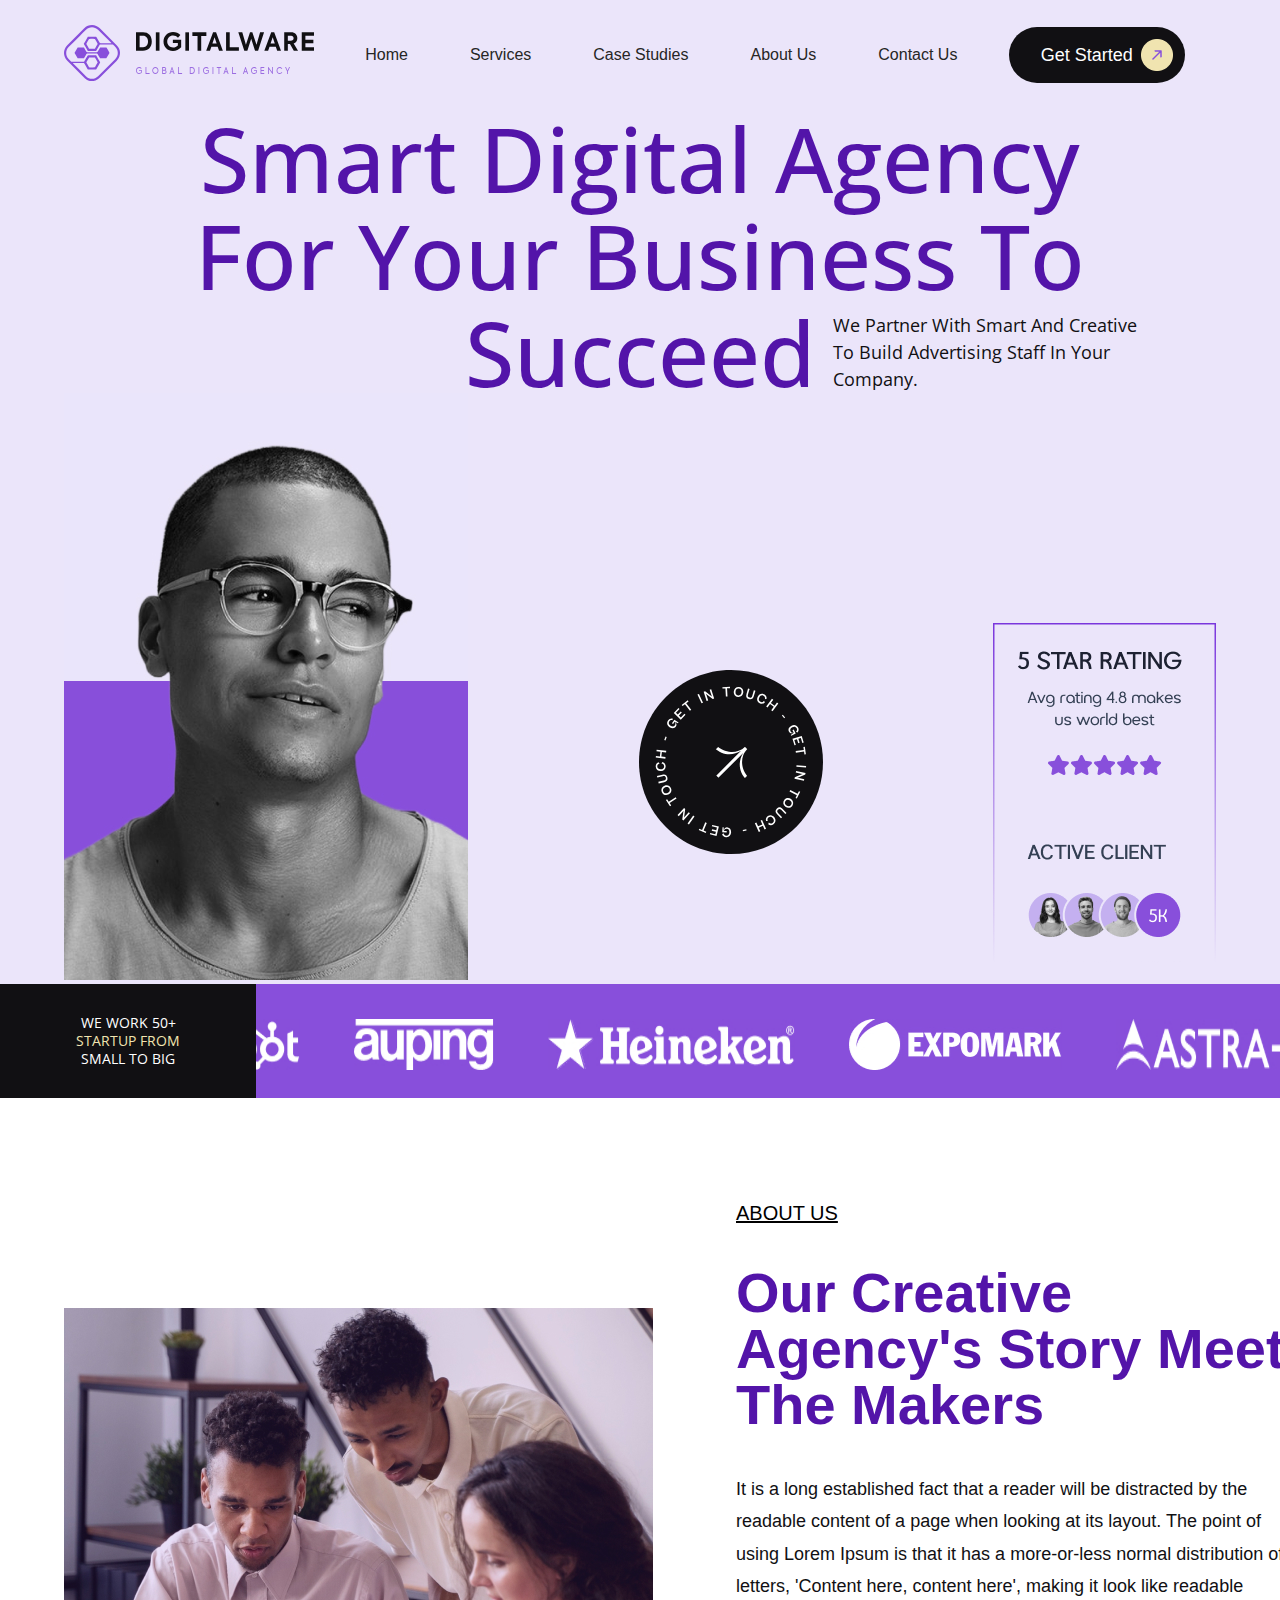
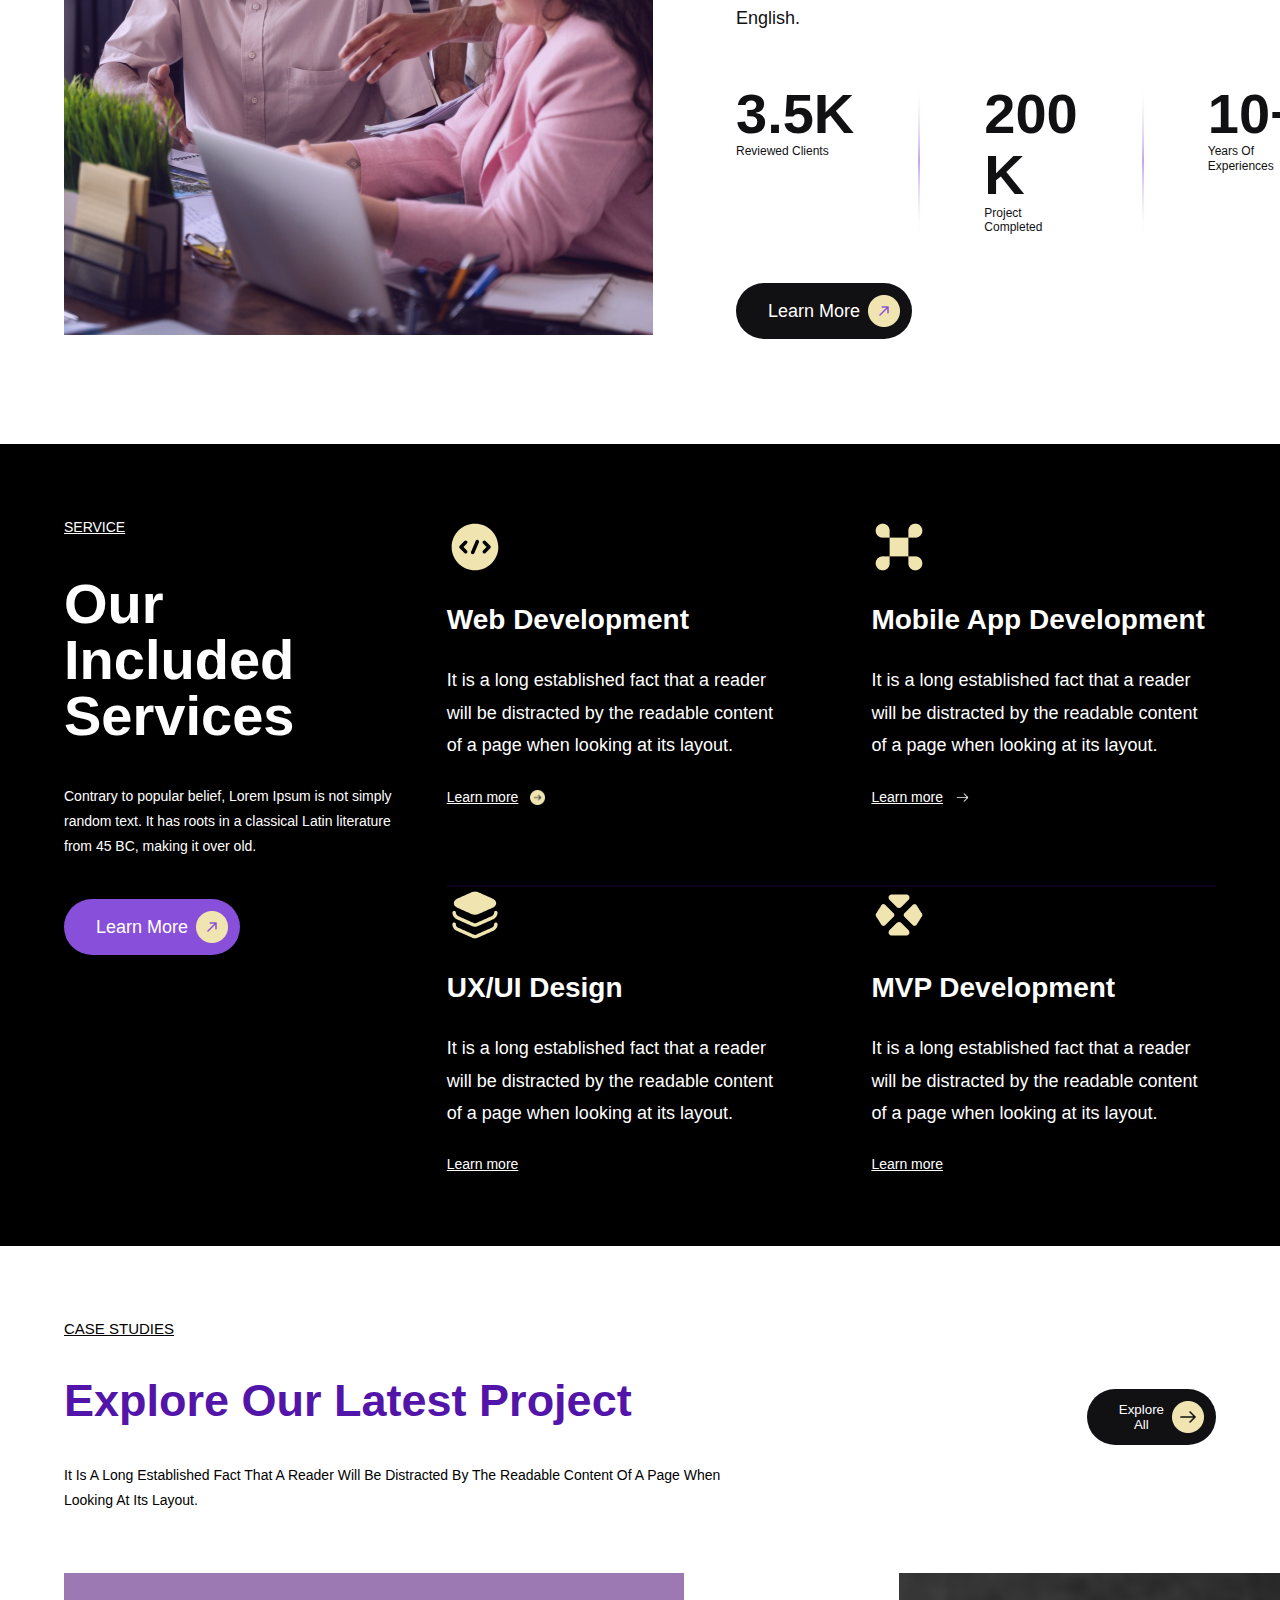
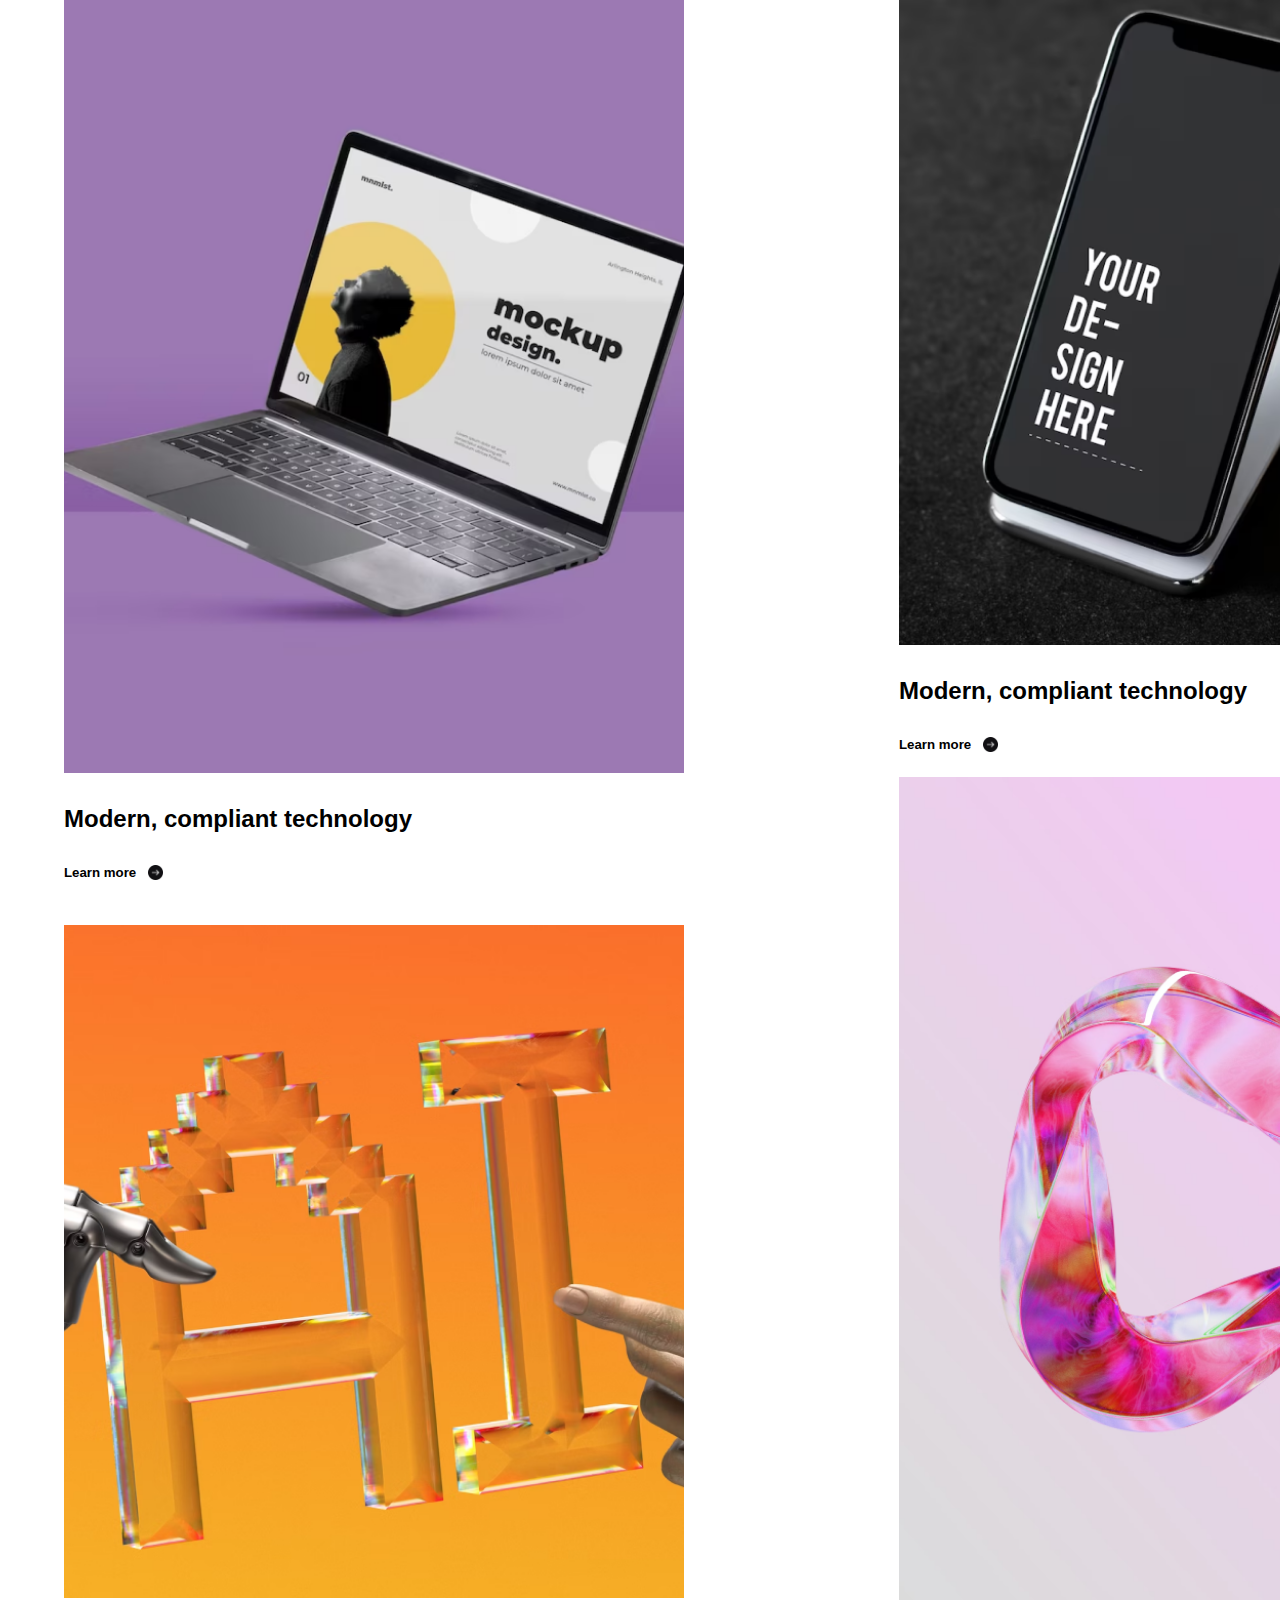
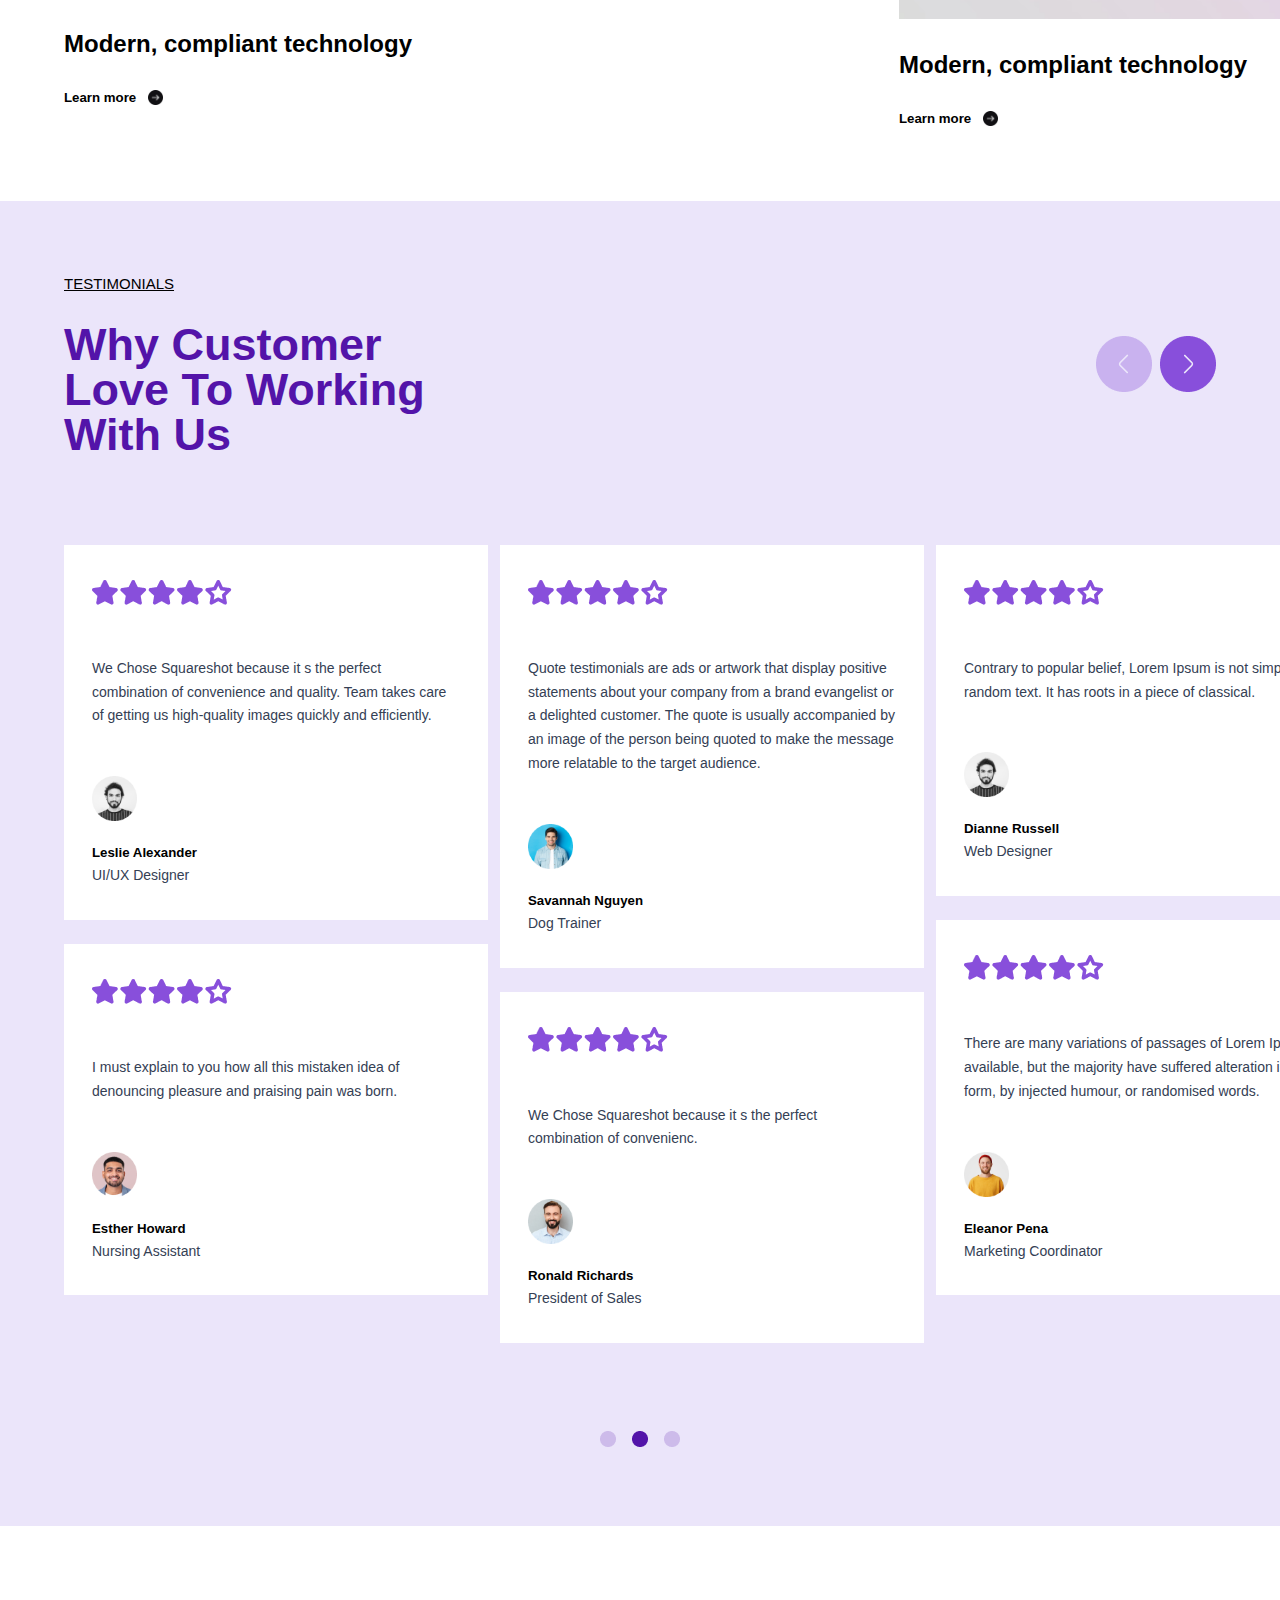
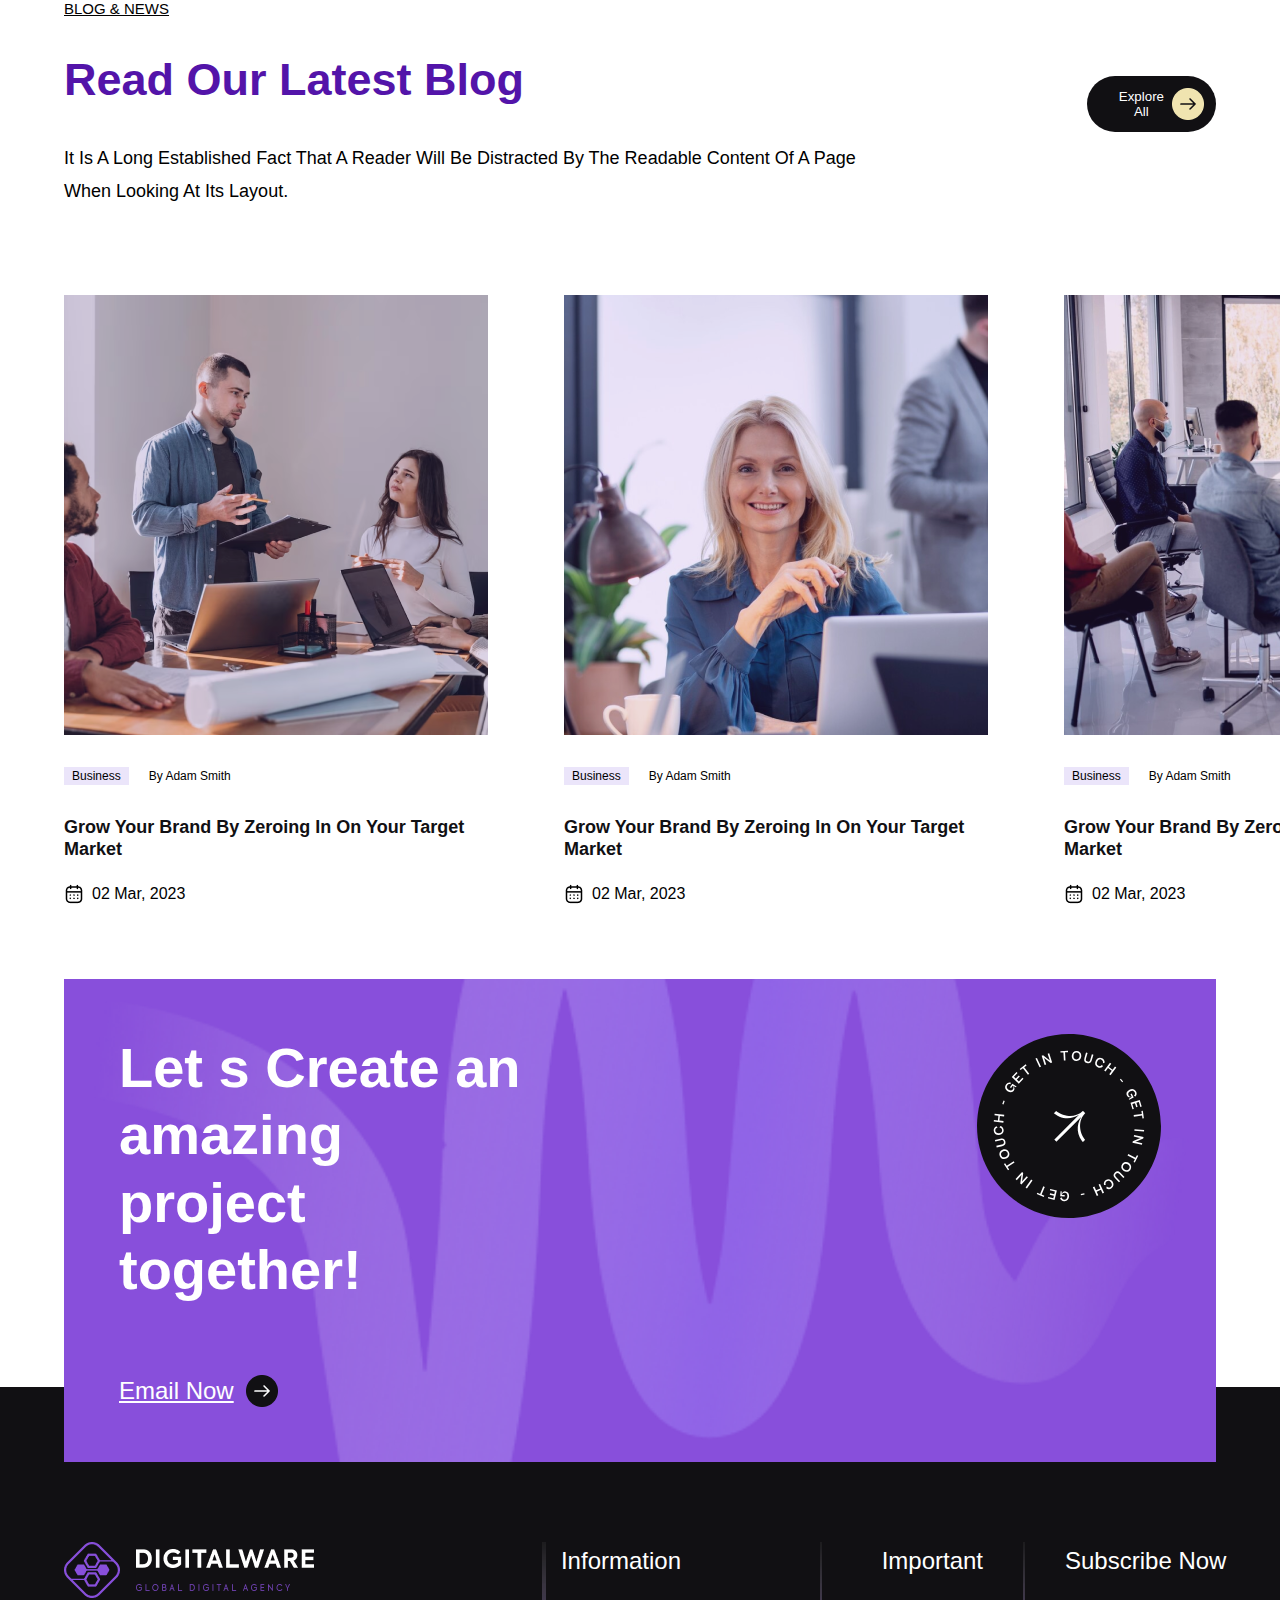
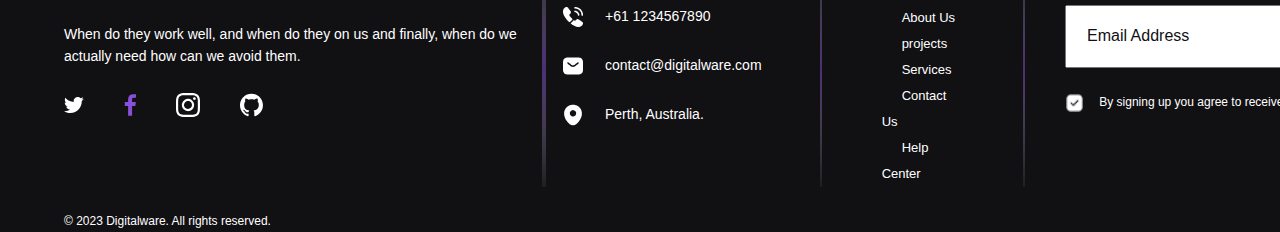
<file: index.html>
<!DOCTYPE html>
<html lang="en">

<head>
    <meta charset="UTF-8">
    <meta name="viewport" content="width=device-width, initial-scale=1.0">
    <link rel="preconnect" href="https://fonts.googleapis.com">
    <link rel="preconnect" href="https://fonts.gstatic.com" crossorigin>
    <link href="https://fonts.googleapis.com/css2?family=Open+Sans:ital@0;1&family=Roboto+Mono&display=swap"
        rel="stylesheet">
    <link rel="stylesheet" href="style/home.css">
    <link rel="stylesheet" href="style/mobile.css">
    <link rel="stylesheet" href="style/tab.css">
    <link rel="stylesheet" href="style/laptop.css">
    <title>Landing page</title>
</head>

<body>
    <section class="section">
        <div class="container">
            <header>
                <div class="logo">
                    <a href="#"><img src="logo/Frame 1000002632.svg" alt=""></a>
                </div>
                <nav>
                    <ul>
                        <li><a href="#">Home</a></li>
                        <li><a href="./service.html"> Services</a></li>
                        <li><a href="./case-study.html">Case Studies</a></li>
                        <li><a href="./about.html"> About Us</a></li>
                        <li><a href="#">Contact Us</a></li>
                    </ul>
                </nav>
                <div class="btn">
                    <button class="btn-1">
                        Get Started <img src="logo/Group 2.png" alt="">
                    </button>
                </div>
                <div class="menu">
                    <a href="#" class="menu-trigger">Menu</a>
                </div>
            </header>
        </div>
        <div class="container">

            <div class="heading-home">
                <h1>Smart Digital agency for your business to succeed</h1>
                <P>
                    We partner with smart and creative to build advertising staff in your company.
                </P>
            </div>
        </div>
        <div class="container">
            <div class="image-grid">
                <div class="image-item">
                    <img src="img/f3b3ee5e0e3fe93ecf74ee1e600de478 1.jpg" alt="">
                </div>
                <div class="img-center">
                    <img src="logo/Circle Button (Desktop).svg" alt="">
                </div>
                <div class="img-rigth">
                    <img src="img/Frame 1000002627.png" alt="">
                </div>
            </div>
        </div>
    </section>
    <section class="company">
        <div class="company-grid">
            <div class="left-com">
                <div class="div-p">
                    <p>We work 50+ <span>Startup from</span> small to big</p>
                </div>
            </div>
            <div class="rigth-com">
                <div class="client-logo">
                    <marquee behavior="" scrollamount="10" direction="right">
                        <ul>
                            <img src="logo/Logo.jpg" alt="">
                            <img src="logo/Logo (1).jpg" alt="">
                            <img src="logo/Logo (2).jpg" alt="">
                            <img src="logo/Logo (3).jpg" alt="">
                            <img src="logo/Logo (4).jpg" alt="">

                    </marquee>
                    </ul>
                </div>
            </div>
        </div>
    </section>
    <section class="about">
        <div class="container">
            <div class="about-main">

                <div class="about-left">
                    <img src="img/Rectangle 310.jpg" alt="">
                </div>
                <div class="about-right">
                    <div class="about-text">
                        <h5>About us</h5>
                        <h1>Our Creative Agency's Story Meet the Makers</h1>
                        <p>It is a long established fact that a reader will be distracted by the readable content of a
                            page when looking at its layout. The point of using Lorem Ipsum is that it has a
                            more-or-less normal distribution of letters, 'Content here, content here', making it look
                            like readable English.</p>
                    </div>
                    <div class="achivment">
                        <div class="ach">
                            <h1>3.5K</h1>
                            <p>reviewed clients</p>
                        </div>
                        <img src="img/Line 1.png" alt="">
                        <div class="ach">
                            <h1 >
                                200 k
                            </h1>
                            <p>
                                project completed
                            </p>
                        </div>
                        <img src="img/Line 1.png" alt="">
                        <div class="ach">
                            <h1>
                                10+
                            </h1>
                            <p>
                                years of Experiences
                            </p>
                        </div>
                    </div>
                    <div class="btn">
                        <button class="btn-lern">
                            Learn More <img src="logo/Group 2.png" alt="">
                        </button>
                    </div>
                </div>
            </div>
        </div>
    </section>
    <section class="services-main">
        <div class="container">
            <div class="services">
                <div class="ser-left">
                    <h5>Service</h5>
                    <h1>
                        Our included services
                    </h1>
                    <p>
                        Contrary to popular belief, Lorem Ipsum is not simply random text. It has roots in a classical
                        Latin literature from 45 BC, making it over old.
                    </p>
                    <div class="btn">
                        <button class="btn-lern-more">
                            Learn More <img src="logo/Group 2.png" alt="">
                        </button>
                    </div>

                </div>
                <div class="ser-right">
                    <div class="up">
                        <div class="card-mobile">
                            <img src="logo/code-circle.svg " alt="">
                            <h1>Web Development</h1>
                            <p>It is a long established fact that a reader will be distracted by the readable content of
                                a page when looking at its layout.</p>
                            <div class="more">
                                <h5>Learn more </h5>
                                <img src="logo/Group 1000003191.png" alt="">
                            </div>
                        </div>
                        <div class="card-mobile">
                            <img src="logo/command.png" alt="">
                            <h1>Mobile App Development</h1>
                            <p>It is a long established fact that a reader will be distracted by the readable content of
                                a page when looking at its layout.</p>
                            <div class="more">
                                <h5>Learn more </h5>
                                <img src="logo/arrow-right.png" alt="">
                            </div>
                        </div>
                    </div>
                    <div class="down">
                        <div class="card-mobile">
                            <img src="logo/layer.png" alt="">
                            <h1>UX/UI Design</h1>
                            <p>It is a long established fact that a reader will be distracted by the readable content of
                                a page when looking at its layout.</p>
                            <div class="more">
                                <h5>Learn more </h5>

                            </div>
                        </div>
                        <div class="card-mobile">
                            <img src="logo/educare-(ekt).png" alt="">
                            <h1>MVP Development</h1>
                            <p>It is a long established fact that a reader will be distracted by the readable content of
                                a page when looking at its layout.</p>
                            <div class="more">
                                <h5>Learn more </h5>

                            </div>
                        </div>
                    </div>
                </div>
            </div>
        </div>
    </section>
    <section class="case">
        <div class="container">
            <div class="project">
                <div class="project-up">
                    <div class="project-head">
                        <h5>Case studies</h5>
                        <h1>Explore our Latest Project</h1>
                        <p>It is a long established fact that a reader will be distracted by the readable content of a
                            page when looking at its layout. </p>
                    </div>
                    <div class="project-btn">
                        <div class="btn">
                            <button class="btn-project">
                                Explore All <img src="logo/Group 1000003191.png" alt="">
                            </button>
                        </div>
                    </div>
                </div>
                <div class="project-down">
                    <div class="technology-up">
                        <div class="tech">
                            <img src="img/Rectangle 120.png" alt="">
                            <h2>Modern, compliant technology</h2>
                            <div class="more">
                                <h5>Learn more </h5>
                                <img src="logo/arow.png" alt="">
                            </div>
                        </div>
                        <div class="tech">
                            <img src="img/Rectangle 122.png" alt="">
                            <h2>Modern, compliant technology</h2>
                            <div class="more">
                                <h5>Learn more </h5>
                                <img src="logo/arow.png" alt="">
                            </div>
                        </div>
                    </div>

                    <div class="technology-down">
                        <div class="tech">
                            <img src="img/Rectangle 121.png" alt="">
                            <h2>Modern, compliant technology</h2>
                            <div class="more">
                                <h5>Learn more </h5>
                                <img src="logo/arow.png" alt="">
                            </div>
                        </div>

                        <div class="tech">
                            <img src="img/Rectangle 123.png" alt="">
                            <h2>Modern, compliant technology</h2>
                            <div class="more">
                                <h5>Learn more </h5>
                                <img src="logo/arow.png" alt="">
                            </div>
                        </div>
                    </div>
                </div>
            </div>
        </div>
    </section>

    <section class="Testimonials">
        <div class="container">
            <div class="working">
                <div class="working-up">
                    <div class="working-head">
                        <h5>Testimonials</h5>
                        <h1>Why Customer Love To Working With Us</h1>
                    </div>
                    <div class="working-btn">
                        <div class="btn-working">
                            <img src="logo/Frame 1000003095.png" alt="">
                        </div>
                    </div>
                </div>
                <div class="working-down">
                    <div class="working-left">
                        <div class="test">
                            <img src="logo/Frame.png" alt="">
                            <p>
                                We Chose Squareshot because it s the perfect combination of convenience and quality.
                                Team takes care of getting us high-quality images quickly and efficiently.
                            </p>
                            <div class="test-more">
                                <img src="logo/Ellipse 1897.png" alt="">
                                <div class="Designer">
                                    <h5>Leslie Alexander </h5>
                                    <p>UI/UX Designer</p>
                                </div>
                            </div>
                        </div>
                        <div class="test">
                            <img src="logo/Frame.png" alt="">
                            <p>
                                I must explain to you how all this mistaken idea of denouncing pleasure and praising
                                pain was born.
                            </p>
                            <div class="test-more">
                                <img src="logo/Ellipse 1897 (1).png" alt="">
                                <div class="Designer">
                                    <h5>Esther Howard </h5>
                                    <p>Nursing Assistant</p>
                                </div>
                            </div>
                        </div>
                    </div>
                    <div class="working-center">
                        <div class="test">
                            <img src="logo/Frame.png" alt="">
                            <p>
                                Quote testimonials are ads or artwork that display positive statements about your
                                company from a brand evangelist or a delighted customer. The quote is usually
                                accompanied by an image of the person being quoted to make the message more relatable to
                                the target audience.
                            </p>
                            <div class="test-more">
                                <img src="logo/Ellipse 1897 (2).png" alt="">
                                <div class="Designer">
                                    <h5>Savannah Nguyen </h5>
                                    <p>Dog Trainer</p>
                                </div>
                            </div>
                        </div>
                        <div class="test">
                            <img src="logo/Frame.png" alt="">
                            <p>
                                We Chose Squareshot because it s the perfect combination of convenienc.
                            </p>
                            <div class="test-more">
                                <img src="logo/Ellipse 1897 (3).png" alt="">
                                <div class="Designer">
                                    <h5>Ronald Richards </h5>
                                    <p>President of Sales</p>
                                </div>
                            </div>
                        </div>
                    </div>
                    <div class="working-rigth">
                        <div class="test">
                            <img src="logo/Frame.png" alt="">
                            <p>
                                Contrary to popular belief, Lorem Ipsum is not simply random text. It has roots in a
                                piece of classical.
                            </p>
                            <div class="test-more">
                                <img src="logo/Ellipse 1897.png" alt="">
                                <div class="Designer">
                                    <h5>Dianne Russell</h5>
                                    <p>Web Designer</p>
                                </div>
                            </div>
                        </div>
                        <div class="test">
                            <img src="logo/Frame.png" alt="">
                            <p>
                                There are many variations of passages of Lorem Ipsum available, but the majority have
                                suffered alteration in some form, by injected humour, or randomised words.
                            </p>
                            <div class="test-more">
                                <img src="logo/Ellipse 1897 (4).png" alt="">
                                <div class="Designer">
                                    <h5>Eleanor Pena </h5>
                                    <p>Marketing Coordinator</p>
                                </div>
                            </div>
                        </div>
                    </div>
                </div>
                <div class="icon">
                    <img src="logo/Frame 1000003094.png" alt="">
                </div>
            </div>
        </div>
    </section>
    <section class="blog">
        <div class="container">
            <div class="news">
                <div class="news-up">
                    <div class="news-head">
                        <h5>Blog & News</h5>
                        <h1>Read Our Latest Blog</h1>
                        <p>It is a long established fact that a reader will be distracted by the readable content of a
                            page when looking at its layout. </p>
                    </div>
                    <div class="news-btn">
                        <div class="btn">
                            <button class="btn-news">
                                Explore All <img src="logo/Group 1000003191.png" alt="">
                            </button>
                        </div>
                    </div>
                </div>
                <div class="news-down">
                    <div class="news-left">
                        <div class="news-test">
                            <img src="img/Rectangle 314.png" alt="">

                            <div class="txt">
                                <span>Business</span>
                                <p>By Adam Smith</p>
                            </div>

                            <div class="news-more">
                                <div class="Business">
                                    <h5>Grow Your Brand By Zeroing In On Your Target Market </h5>
                                    <div class="calender">
                                        <img src="logo/Calendar.png" alt="">
                                        <p>02 Mar, 2023</p>
                                    </div>
                                </div>
                            </div>
                        </div>

                        <div class="news-test">
                            <img src="img/Rectangle 315.png" alt="">

                            <div class="txt">
                                <span>Business</span>
                                <p>By Adam Smith</p>
                            </div>

                            <div class="news-more">
                                <div class="Business">
                                    <h5>Grow Your Brand By Zeroing In On Your Target Market</h5>
                                    <div class="calender">
                                        <img src="logo/Calendar.png" alt="">
                                        <p>02 Mar, 2023</p>
                                    </div>
                                </div>
                            </div>
                        </div>

                        <div class="news-test">
                            <img src="img/Rectangle 316.png" alt="">

                            <div class="txt">
                                <span>Business</span>
                                <p>By Adam Smith</p>
                            </div>

                            <div class="news-more">
                                <div class="Business">
                                    <h5>Grow Your Brand By Zeroing In On Your Target Market </h5>
                                    <div class="calender">
                                        <img src="logo/Calendar.png" alt="">
                                        <p>02 Mar, 2023</p>
                                    </div>
                                </div>
                            </div>
                        </div>
                    </div>
                </div>
            </div>
        </div>
    </section>
    <section class="email">
        <div class="container">
            <div class="email-main">
                <div class="email-head">
                    <div class="email-left">
                        <h1>Let s Create an amazing project together!</h1>
                        <div class="email-text">
                            <p>Email now </p>
                            <img src="logo/arow.png" alt="">
                        </div>
                    </div>
                    <div class="email-right">
                        <img src="logo/Circle Button (Desktop).svg" alt="">
                    </div>
                </div>
            </div>
        </div>
    </section>
    <section class="footer">
        <div class="container">
            <div class="main-footer">
                <div class="footer-up">
                    <div class="sec-2">
                        <div class="footer-card">
                            <img src="logo/Frame32323.png" alt="">
                            <p>
                                When do they work well, and when do they on us and finally, when do we actually need how
                                can
                                we avoid them.
                            </p>
                            <div class="footer-icon">
                                <img src="svg/1.svg" alt="">
                                <img src="svg/2.svg" alt="">
                                <img src="svg/3.svg" alt="">
                                <img src="svg/4.svg" alt="">
                            </div>
                        </div>

                        <img src="img/Line 1.png" alt="" class="block">
                        <div class="footer-card">
                            <h5>Information</h5>

                            <div class="contact-logo">
                                <img src="logo/call-calling.png" alt="">
                                <h6>+61 1234567890</h6>
                            </div>
                            <div class="contact-logo">
                                <img src="logo/sms.png" alt="">
                                <h6>contact@digitalware.com</h6>
                            </div>
                            <div class="contact-logo">
                                <img src="logo/location.png" alt="">
                                <h6>
                                    Perth, Australia.
                                </h6>
                            </div>
                        </div>
                    </div>
                    <img src="img/Line 1.png" alt="" class="block">
                    <div class="sec-4">
                        <div class="footer-card">
                            <h5>Important</h5>
                            <ul>
                                <li><a href="#">About Us</a></li>
                                <li><a href="#">projects</a></li>
                                <li><a href="#"> Services</a></li>
                                <li><a href="#">Contact Us</a></li>
                                <li><a href="#"> Help Center</a></li>
                            </ul>
                        </div>
                        <img src="img/Line 1.png" alt="" class="block">
                        <div class="footer-card">
                            <h5>Subscribe Now</h5>
                            <div class="form-type">
                                <input type="text" placeholder="Email Address">
                                <a href=""><img src="svg/send-2.png" alt=""></a>
                            </div>
                            <div class="cheack-box">
                                <img src="svg/tick-square.png" alt="">
                                <h4>
                                    By signing up you agree to receive mail
                                </h4>
                            </div>
                        </div>
                    </div>
                </div>
                <div class="footer-down">
                    <h4>© 2023 Digitalware. All rights reserved.</h4>
                </div>
            </div>
        </div>
    </section>
    <script src="js/script.js"></script>
</body>

</html>
</file>
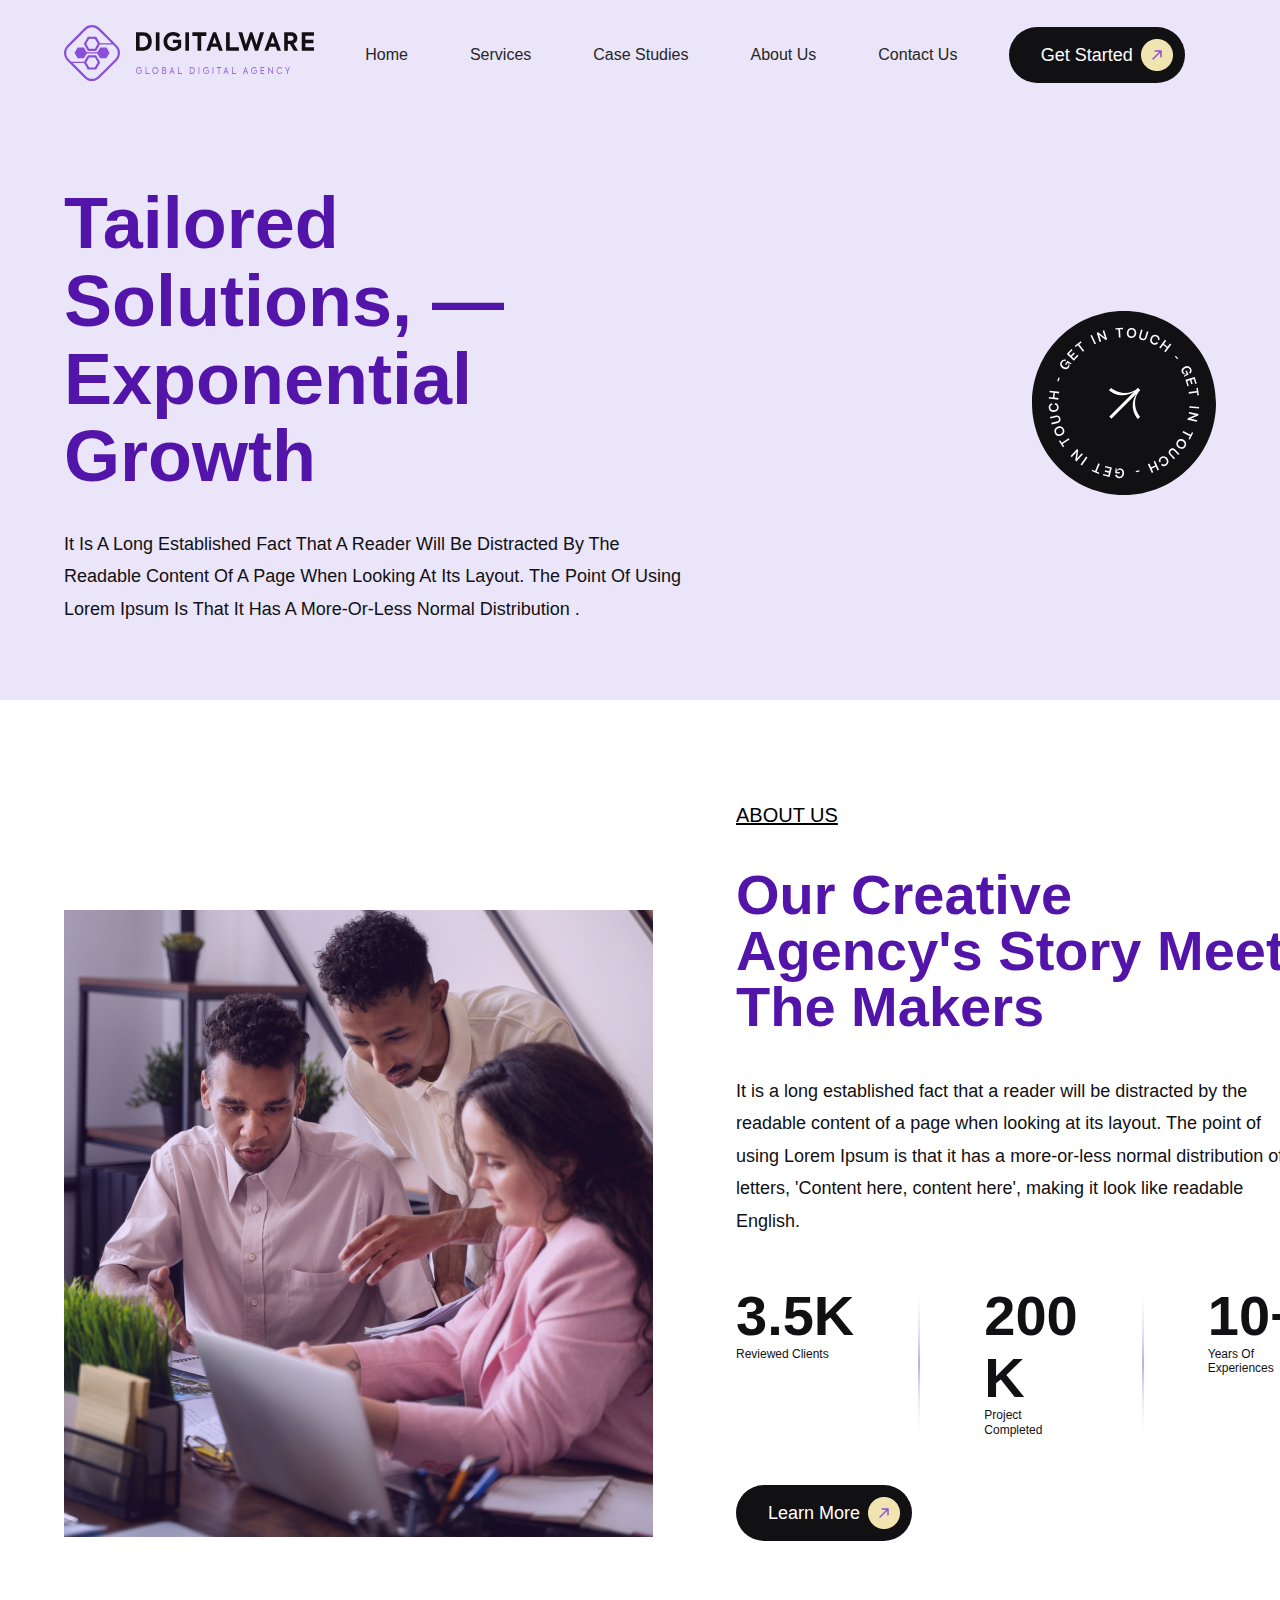
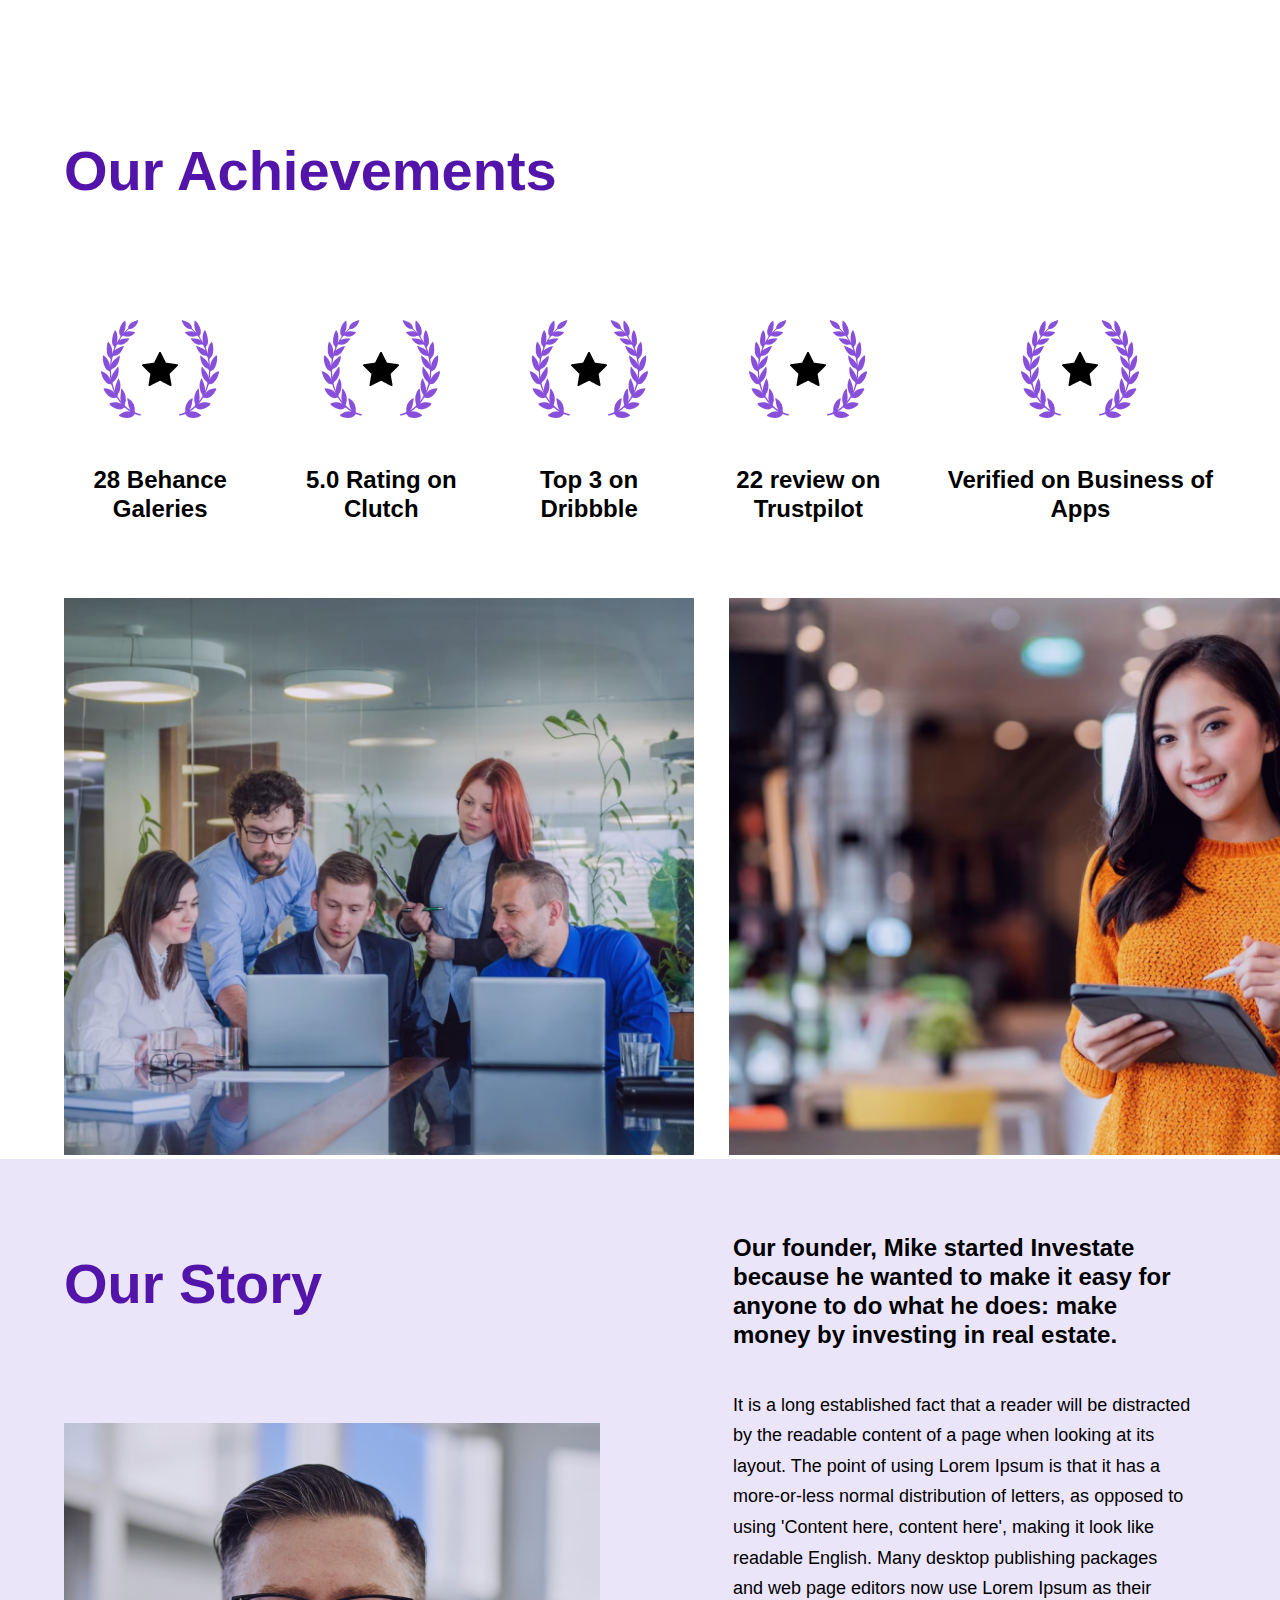
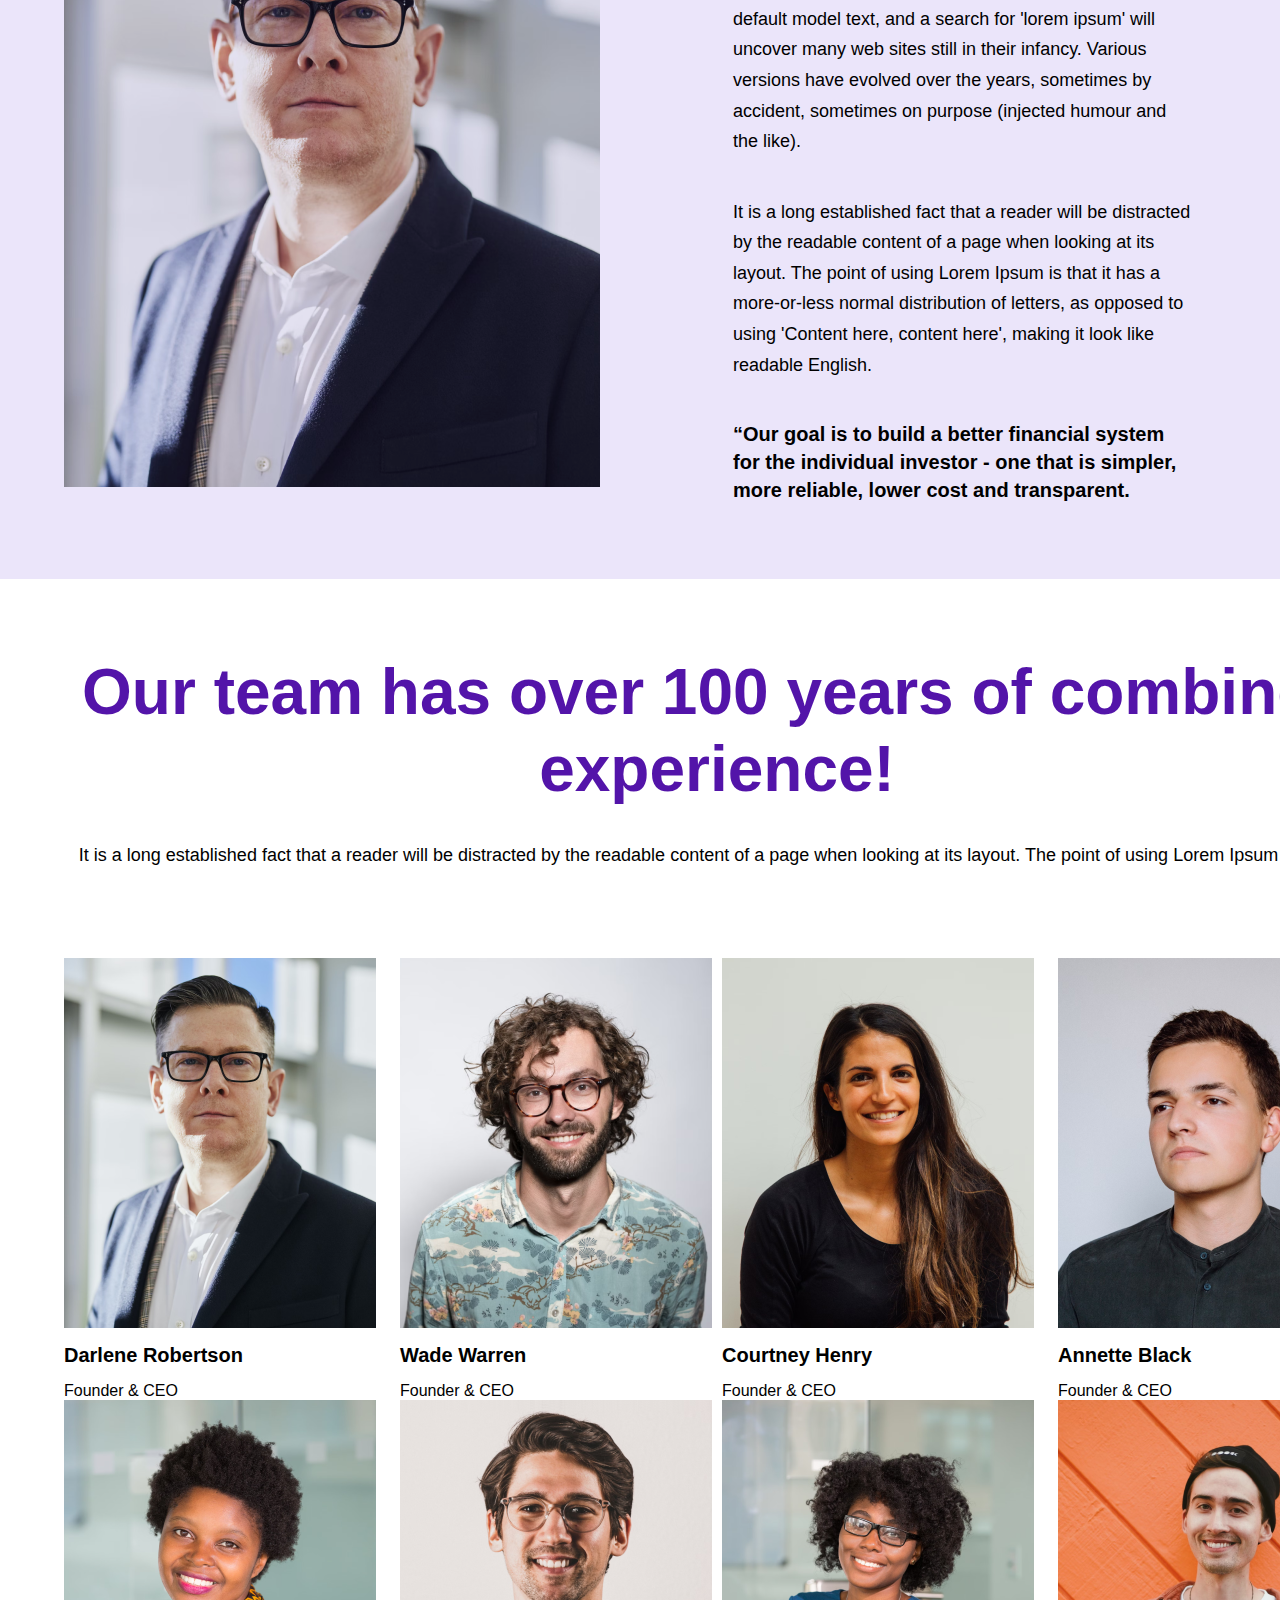
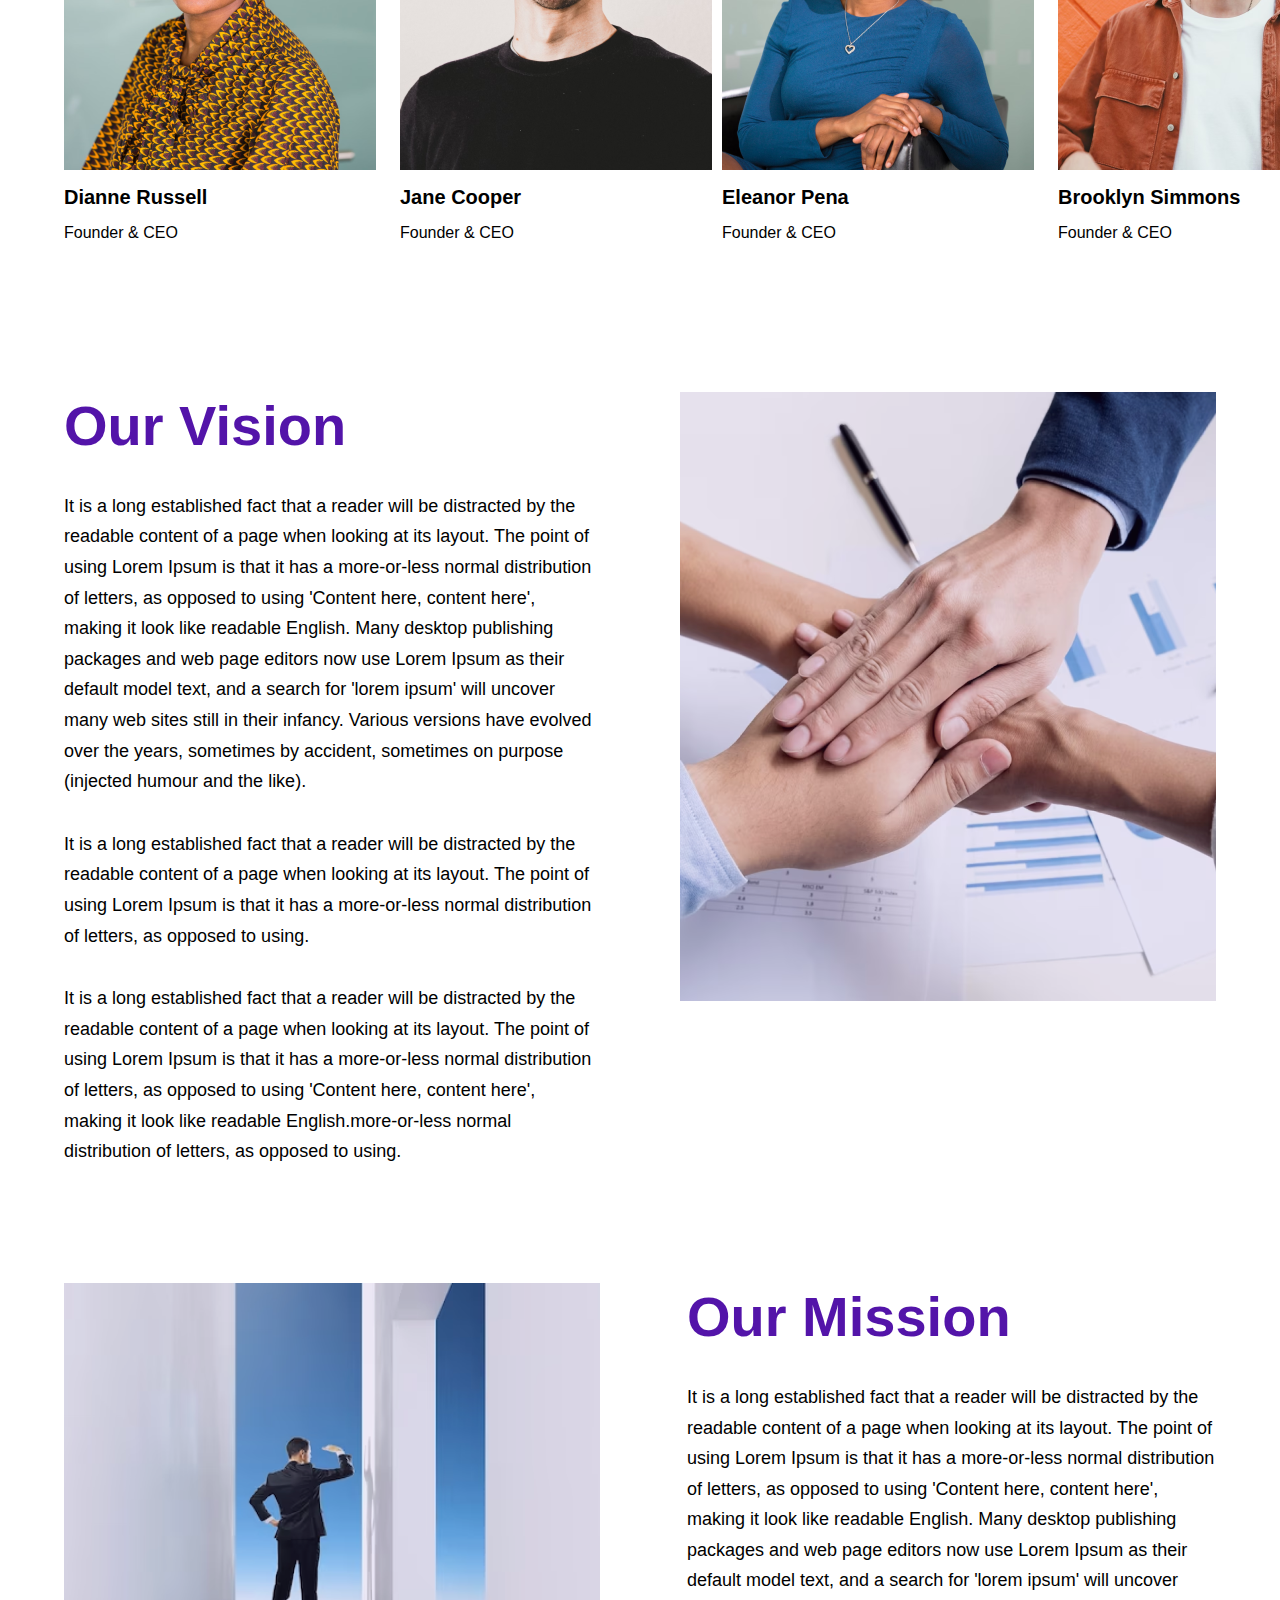
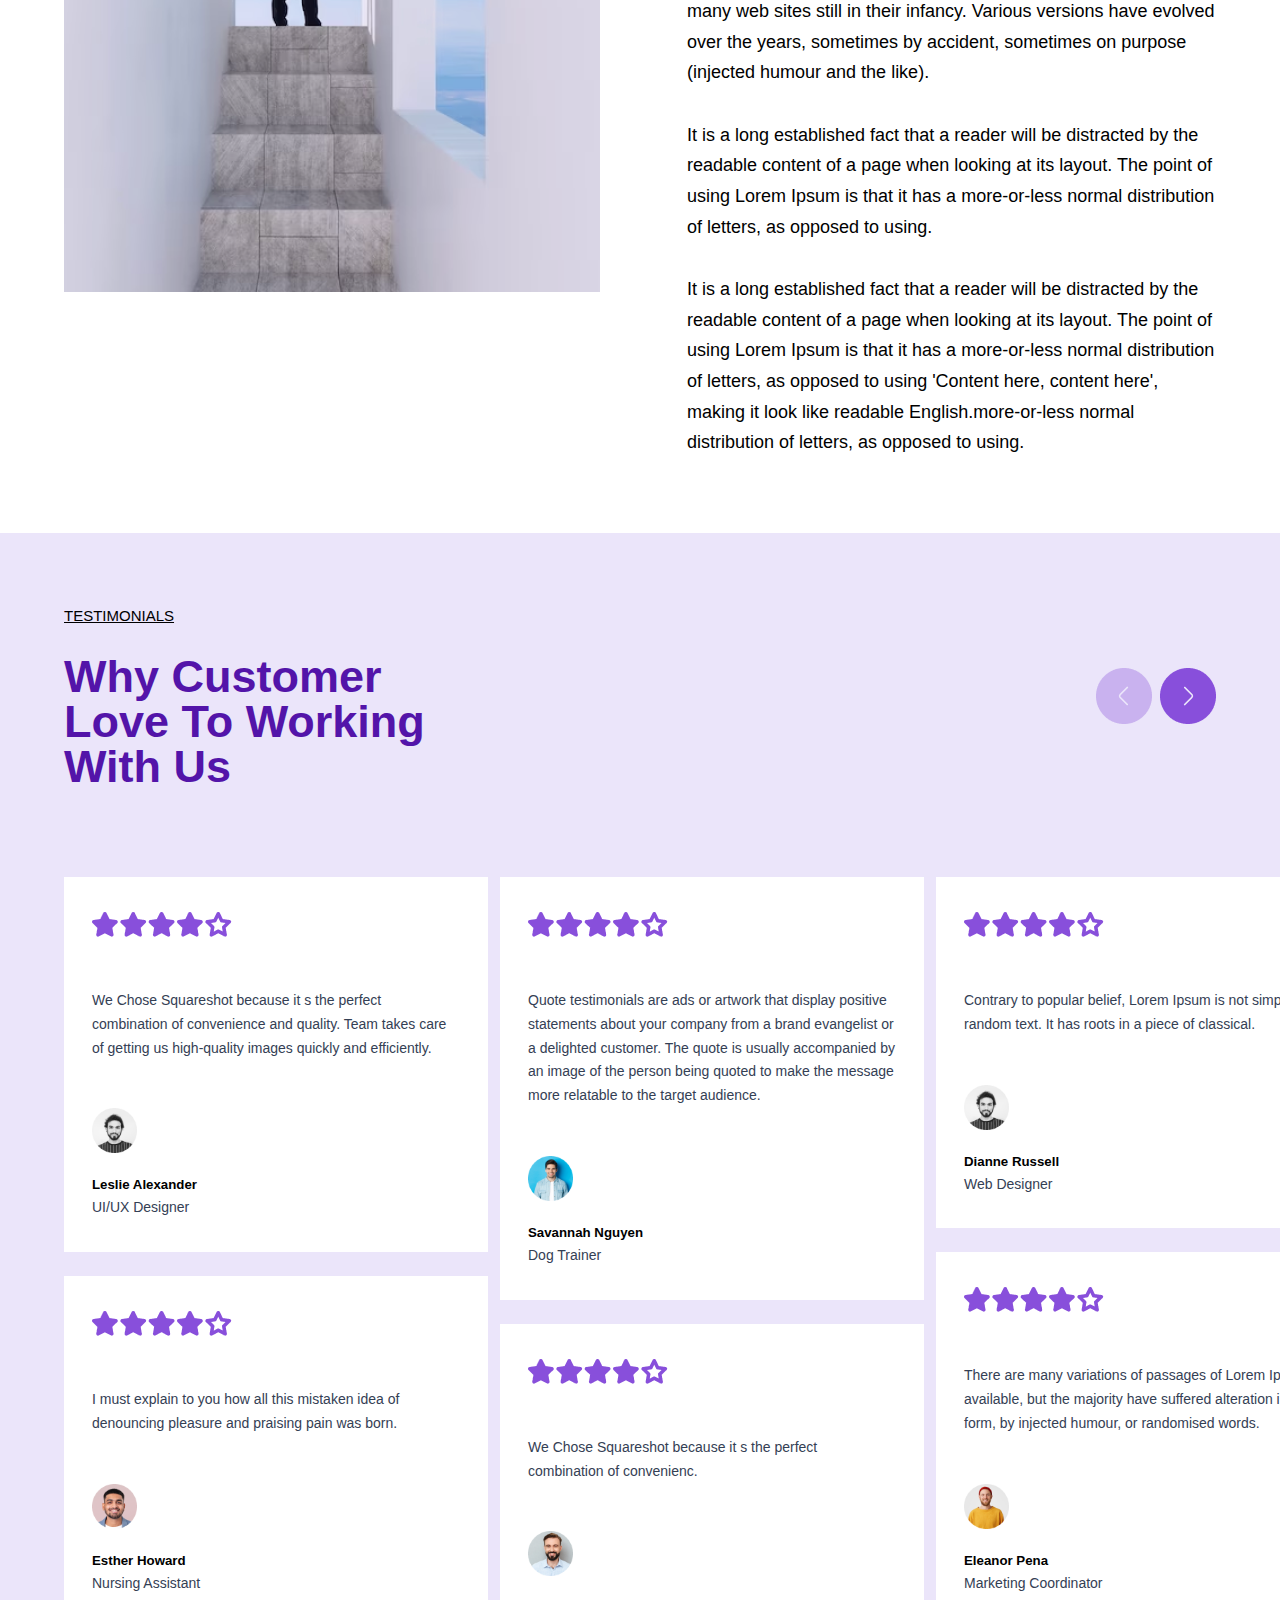
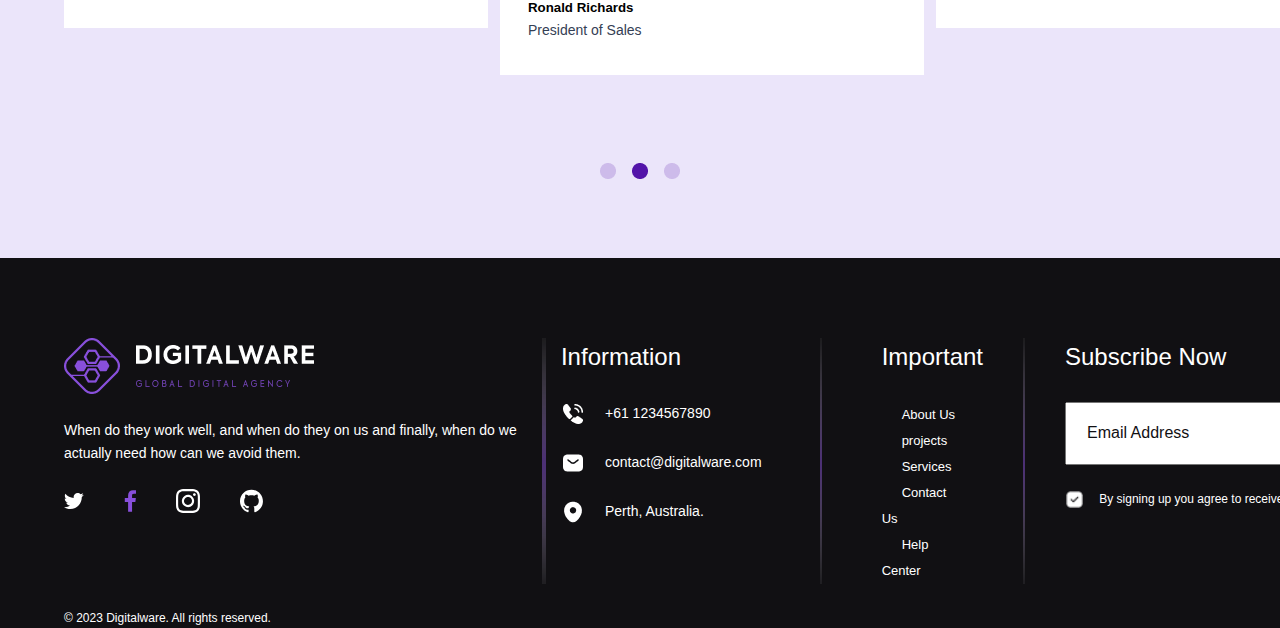
<file: about.html>
<!DOCTYPE html>
<html lang="en">

<head>
    <meta charset="UTF-8">
    <link rel="preconnect" href="https://fonts.googleapis.com">
    <link rel="preconnect" href="https://fonts.gstatic.com" crossorigin>
    <link href="https://fonts.googleapis.com/css2?family=Open+Sans:ital@0;1&family=Roboto+Mono&display=swap"
        rel="stylesheet">
    <link rel="stylesheet" href="style/home.css">
    <link rel="stylesheet" href="style/mobile.css">
    <link rel="stylesheet" href="./style/about-us.css">
    <link rel="stylesheet" href="style/tab.css">
    <link rel="stylesheet" href="style/case-study.css">
    <link rel="stylesheet" href="style/laptop.css">
    <meta name="viewport" content="width=device-width, initial-scale=1.0">
    <title>Case Study</title>
</head>

<body>
    <section class="section">
        <div class="container">
            <header>
                <div class="logo">
                    <a href="#"><img src="logo/Frame 1000002632.svg" alt=""></a>
                </div>
                <nav>
                    <ul>
                        <li><a href="./index.html">Home</a></li>
                        <li><a href="./service.html"> Services</a></li>
                        <li><a href="./case-study.html">Case Studies</a></li>
                        <li><a href="#"> About Us</a></li>
                        <li><a href="#">Contact Us</a></li>
                    </ul>
                </nav>
                <div class="btn">
                    <button class="btn-1">
                        Get Started <img src="logo/Group 2.png" alt="">
                    </button>
                </div>
                <div class="menu">
                    <a href="#" class="menu-trigger">Menu</a>
                </div>
            </header>
        </div>
    </section>
    <section class="case-study-main">
        <div class="container">
            <div class="case-study">
                <div class="case-left">
                    <h1>Tailored Solutions, — Exponential Growth</h1>
                    <p>
                        It is a long established fact that a reader will be distracted by the readable content of a page
                        when looking at its layout. The point of using Lorem Ipsum is that it has a more-or-less normal
                        distribution .
                    </p>
                </div>
                <div class="case-right">

                    <img src="logo/Circle Button (Desktop).svg" alt="">
                </div>
            </div>
        </div>
    </section>
    <section class="about">
        <div class="container">
            <div class="about-main">

                <div class="about-left">
                    <img src="img/Rectangle 310.jpg" alt="">
                </div>
                <div class="about-right">
                    <div class="about-text">
                        <h5>About us</h5>
                        <h1>Our Creative Agency's Story Meet the Makers</h1>
                        <p>It is a long established fact that a reader will be distracted by the readable content of a
                            page when looking at its layout. The point of using Lorem Ipsum is that it has a
                            more-or-less normal distribution of letters, 'Content here, content here', making it look
                            like readable English.</p>
                    </div>
                    <div class="achivment">
                        <div class="ach">
                            <h1>3.5K</h1>
                            <p>reviewed clients</p>
                        </div>
                        <img src="img/Line 1.png" alt="">
                        <div class="ach" >
                            <h1 class="value" akhi="200">
                                200 k
                            </h1>
                            <p>
                                project completed
                            </p>
                        </div>
                        <img src="img/Line 1.png" alt="">
                        <div class="ach">
                            <h1>
                                10+
                            </h1>
                            <p>
                                years of Experiences
                            </p>
                        </div>
                    </div>
                    <div class="btn">
                        <button class="btn-lern">
                            Learn More <img src="logo/Group 2.png" alt="">
                        </button>
                    </div>
                </div>
            </div>
        </div>
    </section>
    <section class="Achievements-main">
        <div class="container">
            <div class="Achievements">
                <div class="Achievements-up">
                    <h1>Our Achievements</h1>
                </div>
                <div class="Achievements-down">
                    <div class="achi">
                        <img src="case/Frame.png" alt="">
                        <h4>28 Behance Galeries</h4>
                    </div>
                    <div class="achi">
                        <img src="case/Frame.png" alt="">
                        <h4>5.0 Rating on Clutch</h4>
                    </div>
                    <div class="achi">
                        <img src="case/Frame.png" alt="">
                        <h4>Top 3 on Dribbble</h4>
                    </div>
                    <div class="achi">
                        <img src="case/Frame.png" alt="">
                        <h4>22 review on Trustpilot</h4>
                    </div>
                    <div class="achi">
                        <img src="case/Frame.png" alt="">
                        <h4>Verified on Business of Apps</h4>
                    </div>
                </div>
            </div>
        </div>
    </section>
    <div class="container">
        <div class="img-main">
            <div class="img-1">
                <img src="case/Rectangle 4491.png" alt="">
            </div>
            <div class="img-1">
                <img src="case/Rectangle 4492.png" alt="">
            </div>
        </div>
    </div>
    <section class="Story-main">
        <div class="container">
            <div class="Story">
                <div class="Story-left">
                    <h1>Our Story</h1>
                    <img src="case/Rectangle 4493.png" alt="">
                </div>
                <div class="Story-right">
                    <h4>
                        Our founder, Mike started Investate because he wanted to make it easy for anyone to do what he
                        does: make money by investing in real estate.
                    </h4>

                    <p>
                        It is a long established fact that a reader will be distracted by the readable content of a page
                        when looking at its layout. The point of using Lorem Ipsum is that it has a more-or-less normal
                        distribution of letters, as opposed to using 'Content here, content here', making it look like
                        readable English. Many desktop publishing packages and web page editors now use Lorem Ipsum as
                        their default model text, and a search for 'lorem ipsum' will uncover many web sites still in
                        their infancy. Various versions have evolved over the years, sometimes by accident, sometimes on
                        purpose (injected humour and the like).
                    </p>
                    <p>
                        It is a long established fact that a reader will be distracted by the readable content of a page
                        when looking at its layout. The point of using Lorem Ipsum is that it has a more-or-less normal
                        distribution of letters, as opposed to using 'Content here, content here', making it look like
                        readable English.
                    </p>
                    <h5>
                        “Our goal is to build a better financial system for the individual investor - one that is
                        simpler, more reliable, lower cost and transparent.
                    </h5>
                </div>
            </div>
        </div>
    </section>
    <section class="team-main">
        <div class="container">
            <div class="team">
                <div class="team-up">
                    <h1>Our team has over 100 years of combined experience!</h1>
                    <p>It is a long established fact that a reader will be distracted by the readable content of a page
                        when looking at its layout. The point of using Lorem Ipsum is that it..</p>
                </div>
                <div class="team-down">
                    <div class="team-u">
                        <div class="ceo-2">
                            <div class="ceo">
                                <img src="team/Rectangle 4495.png" alt="">
                                <h5>
                                    Darlene Robertson
                                </h5>
                                <h6>
                                    Founder & CEO
                                </h6>
                            </div>
                            <div class="ceo">
                                <img src="team/Rectangle 4496.png" alt="">
                                <h5>
                                    Dianne Russell
                                </h5>
                                <h6>
                                    Founder & CEO
                                </h6>
                            </div>
                        </div>
                        <div class="ceo-4">
                            <div class="ceo">
                                <img src="team/Rectangle 4497.png" alt="">
                                <h5>
                                    Wade Warren
                                </h5>
                                <h6>
                                    Founder & CEO
                                </h6>
                            </div>
                            <div class="ceo">
                                <img src="team/Rectangle 4498.png" alt="">
                                <h5>
                                    Jane Cooper
                                </h5>
                                <h6>
                                    Founder & CEO
                                </h6>
                            </div>
                        </div>
                    </div>

                    <div class="team-d">
                        <div class="ceo-6">

                            <div class="ceo">
                                <img src="team/Rectangle 4499.png" alt="">
                                <h5>
                                    Courtney Henry
                                </h5>
                                <h6>
                                    Founder & CEO
                                </h6>
                            </div>
                            <div class="ceo">
                                <img src="team/Rectangle 4500.png" alt="">
                                <h5>
                                    Eleanor Pena
                                </h5>
                                <h6>
                                    Founder & CEO
                                </h6>
                            </div>
                        </div>
                        <div class="ceo-8">

                            <div class="ceo">
                                <img src="team/Rectangle 4501.png" alt="">
                                <h5>
                                    Annette Black
                                </h5>
                                <h6>
                                    Founder & CEO
                                </h6>
                            </div>
                            <div class="ceo">
                                <img src="team/Rectangle 4502.png" alt="">
                                <h5>
                                    Brooklyn Simmons
                                </h5>
                                <h6>
                                    Founder & CEO
                                </h6>
                            </div>
                        </div>
                    </div>
                </div>
            </div>
        </div>
    </section>
    <section class="Vision-main">
        <div class="container">
            <div class="Vision">
                <div class="Vision-up">
                    <div class="Vision-left">
                        <h1>Our Vision</h1>
                        <p>It is a long established fact that a reader will be distracted by the readable content of a
                            page when looking at its layout. The point of using Lorem Ipsum is that it has a
                            more-or-less normal distribution of letters, as opposed to using 'Content here, content
                            here', making it look like readable English. Many desktop publishing packages and web page
                            editors now use Lorem Ipsum as their default model text, and a search for 'lorem ipsum' will
                            uncover many web sites still in their infancy. Various versions have evolved over the years,
                            sometimes by accident, sometimes on purpose (injected humour and the like).</p>
                        <p>It is a long established fact that a reader will be distracted by the readable content of a
                            page when looking at its layout. The point of using Lorem Ipsum is that it has a
                            more-or-less normal distribution of letters, as opposed to using.</p>
                        <p>
                            It is a long established fact that a reader will be distracted by the readable content of a
                            page when looking at its layout. The point of using Lorem Ipsum is that it has a
                            more-or-less normal distribution of letters, as opposed to using 'Content here, content
                            here', making it look like readable English.more-or-less normal distribution of letters, as
                            opposed to using.
                        </p>
                    </div>
                    <div class="Vision-rigth">
                        <img src="team/Rectangle 4493.png" alt="">
                    </div>
                </div>

                <div class="Vision-down">
                    <div class="Vision-left">
                        <img src="team/Rectangle 4494.png" alt="">
                    </div>
                    <div class="Vision-rigth">
                        <h1>Our Mission</h1>
                        <p>It is a long established fact that a reader will be distracted by the readable content of a
                            page when looking at its layout. The point of using Lorem Ipsum is that it has a
                            more-or-less normal distribution of letters, as opposed to using 'Content here, content
                            here', making it look like readable English. Many desktop publishing packages and web page
                            editors now use Lorem Ipsum as their default model text, and a search for 'lorem ipsum' will
                            uncover many web sites still in their infancy. Various versions have evolved over the years,
                            sometimes by accident, sometimes on purpose (injected humour and the like).</p>
                        <p>It is a long established fact that a reader will be distracted by the readable content of a
                            page when looking at its layout. The point of using Lorem Ipsum is that it has a
                            more-or-less normal distribution of letters, as opposed to using.</p>
                        <p>
                            It is a long established fact that a reader will be distracted by the readable content of a
                            page when looking at its layout. The point of using Lorem Ipsum is that it has a
                            more-or-less normal distribution of letters, as opposed to using 'Content here, content
                            here', making it look like readable English.more-or-less normal distribution of letters, as
                            opposed to using.
                        </p>
                    </div>
                </div>
            </div>
        </div>
    </section>
    <section class="Testimonials">
        <div class="container">
            <div class="working">
                <div class="working-up">
                    <div class="working-head">
                        <h5>Testimonials</h5>
                        <h1>Why Customer Love To Working With Us</h1>
                    </div>
                    <div class="working-btn">
                        <div class="btn-working">
                            <img src="logo/Frame 1000003095.png" alt="">
                        </div>
                    </div>
                </div>
                <div class="working-down">
                    <div class="working-left">
                        <div class="test">
                            <img src="logo/Frame.png" alt="">
                            <p>
                                We Chose Squareshot because it s the perfect combination of convenience and quality.
                                Team takes care of getting us high-quality images quickly and efficiently.
                            </p>
                            <div class="test-more">
                                <img src="logo/Ellipse 1897.png" alt="">
                                <div class="Designer">
                                    <h5>Leslie Alexander </h5>
                                    <p>UI/UX Designer</p>
                                </div>
                            </div>
                        </div>
                        <div class="test">
                            <img src="logo/Frame.png" alt="">
                            <p>
                                I must explain to you how all this mistaken idea of denouncing pleasure and praising
                                pain was born.
                            </p>
                            <div class="test-more">
                                <img src="logo/Ellipse 1897 (1).png" alt="">
                                <div class="Designer">
                                    <h5>Esther Howard </h5>
                                    <p>Nursing Assistant</p>
                                </div>
                            </div>
                        </div>
                    </div>
                    <div class="working-center">
                        <div class="test">
                            <img src="logo/Frame.png" alt="">
                            <p>
                                Quote testimonials are ads or artwork that display positive statements about your
                                company from a brand evangelist or a delighted customer. The quote is usually
                                accompanied by an image of the person being quoted to make the message more relatable to
                                the target audience.
                            </p>
                            <div class="test-more">
                                <img src="logo/Ellipse 1897 (2).png" alt="">
                                <div class="Designer">
                                    <h5>Savannah Nguyen </h5>
                                    <p>Dog Trainer</p>
                                </div>
                            </div>
                        </div>
                        <div class="test">
                            <img src="logo/Frame.png" alt="">
                            <p>
                                We Chose Squareshot because it s the perfect combination of convenienc.
                            </p>
                            <div class="test-more">
                                <img src="logo/Ellipse 1897 (3).png" alt="">
                                <div class="Designer">
                                    <h5>Ronald Richards </h5>
                                    <p>President of Sales</p>
                                </div>
                            </div>
                        </div>
                    </div>
                    <div class="working-rigth">
                        <div class="test">
                            <img src="logo/Frame.png" alt="">
                            <p>
                                Contrary to popular belief, Lorem Ipsum is not simply random text. It has roots in a
                                piece of classical.
                            </p>
                            <div class="test-more">
                                <img src="logo/Ellipse 1897.png" alt="">
                                <div class="Designer">
                                    <h5>Dianne Russell</h5>
                                    <p>Web Designer</p>
                                </div>
                            </div>
                        </div>
                        <div class="test">
                            <img src="logo/Frame.png" alt="">
                            <p>
                                There are many variations of passages of Lorem Ipsum available, but the majority have
                                suffered alteration in some form, by injected humour, or randomised words.
                            </p>
                            <div class="test-more">
                                <img src="logo/Ellipse 1897 (4).png" alt="">
                                <div class="Designer">
                                    <h5>Eleanor Pena </h5>
                                    <p>Marketing Coordinator</p>
                                </div>
                            </div>
                        </div>
                    </div>
                </div>
                <div class="icon">
                    <img src="logo/Frame 1000003094.png" alt="">
                </div>
            </div>
        </div>
    </section>
    <section class="footer">
        <div class="container">
            <div class="main-footer">
                <div class="footer-up">
                    <div class="sec-2">
                        <div class="footer-card">
                            <img src="logo/Frame32323.png" alt="">
                            <p>
                                When do they work well, and when do they on us and finally, when do we actually need how
                                can
                                we avoid them.
                            </p>
                            <div class="footer-icon">
                                <img src="svg/1.svg" alt="">
                                <img src="svg/2.svg" alt="">
                                <img src="svg/3.svg" alt="">
                                <img src="svg/4.svg" alt="">
                            </div>
                        </div>

                        <img src="img/Line 1.png" alt="" class="block">
                        <div class="footer-card">
                            <h5>Information</h5>

                            <div class="contact-logo">
                                <img src="logo/call-calling.png" alt="">
                                <h6>+61 1234567890</h6>
                            </div>
                            <div class="contact-logo">
                                <img src="logo/sms.png" alt="">
                                <h6>contact@digitalware.com</h6>
                            </div>
                            <div class="contact-logo">
                                <img src="logo/location.png" alt="">
                                <h6>
                                    Perth, Australia.
                                </h6>
                            </div>
                        </div>
                    </div>
                    <img src="img/Line 1.png" alt="" class="block">
                    <div class="sec-4">
                        <div class="footer-card">
                            <h5>Important</h5>
                            <ul>
                                <li><a href="#">About Us</a></li>
                                <li><a href="#">projects</a></li>
                                <li><a href="#"> Services</a></li>
                                <li><a href="#">Contact Us</a></li>
                                <li><a href="#"> Help Center</a></li>
                            </ul>
                        </div>
                        <img src="img/Line 1.png" alt="" class="block">
                        <div class="footer-card">
                            <h5>Subscribe Now</h5>
                            <div class="form-type">
                                <input type="text" placeholder="Email Address">
                                <a href=""><img src="svg/send-2.png" alt=""></a>
                            </div>
                            <div class="cheack-box">
                                <img src="svg/tick-square.png" alt="">
                                <h4>
                                    By signing up you agree to receive mail
                                </h4>
                            </div>
                        </div>
                    </div>
                </div>
                <div class="footer-down">
                    <h4>© 2023 Digitalware. All rights reserved.</h4>
                    <!-- <h4>Privacy Policy</h4> -->
                </div>
            </div>
        </div>
    </section>
</body>

</html>
</file>
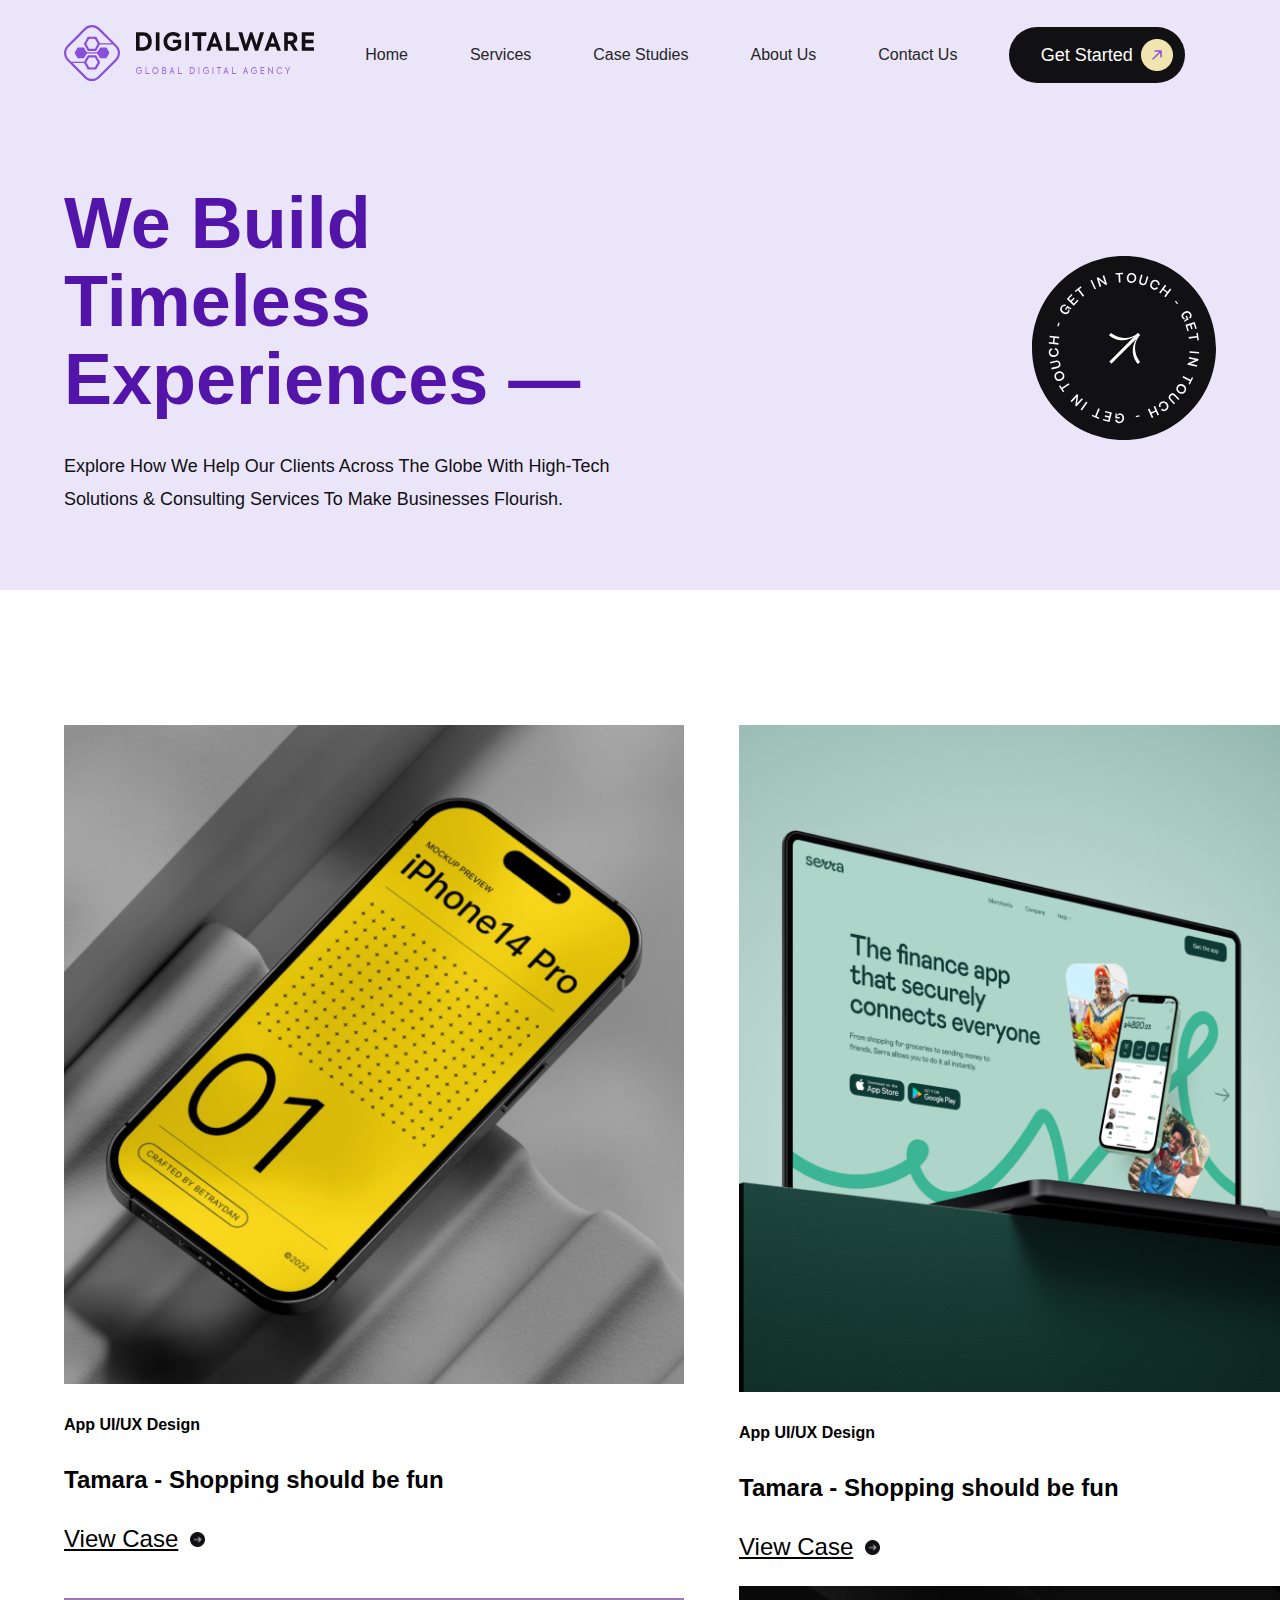
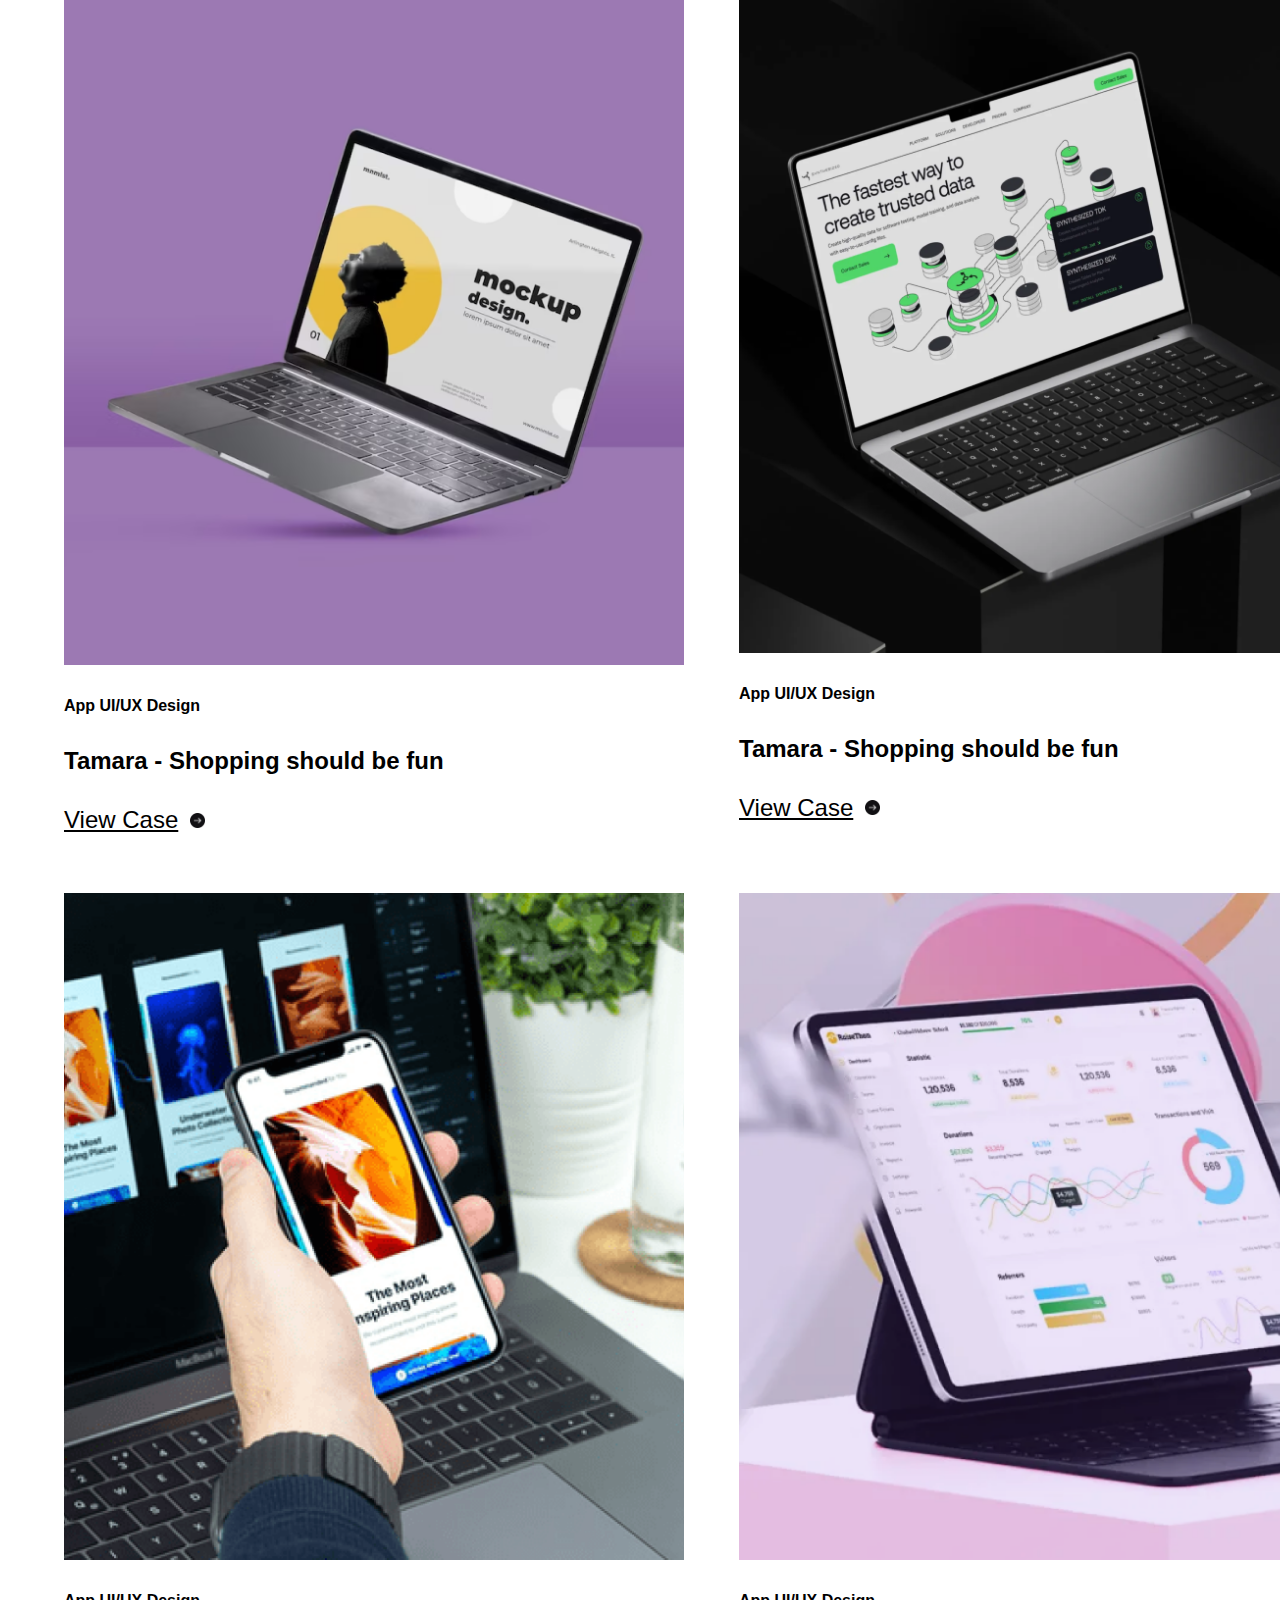
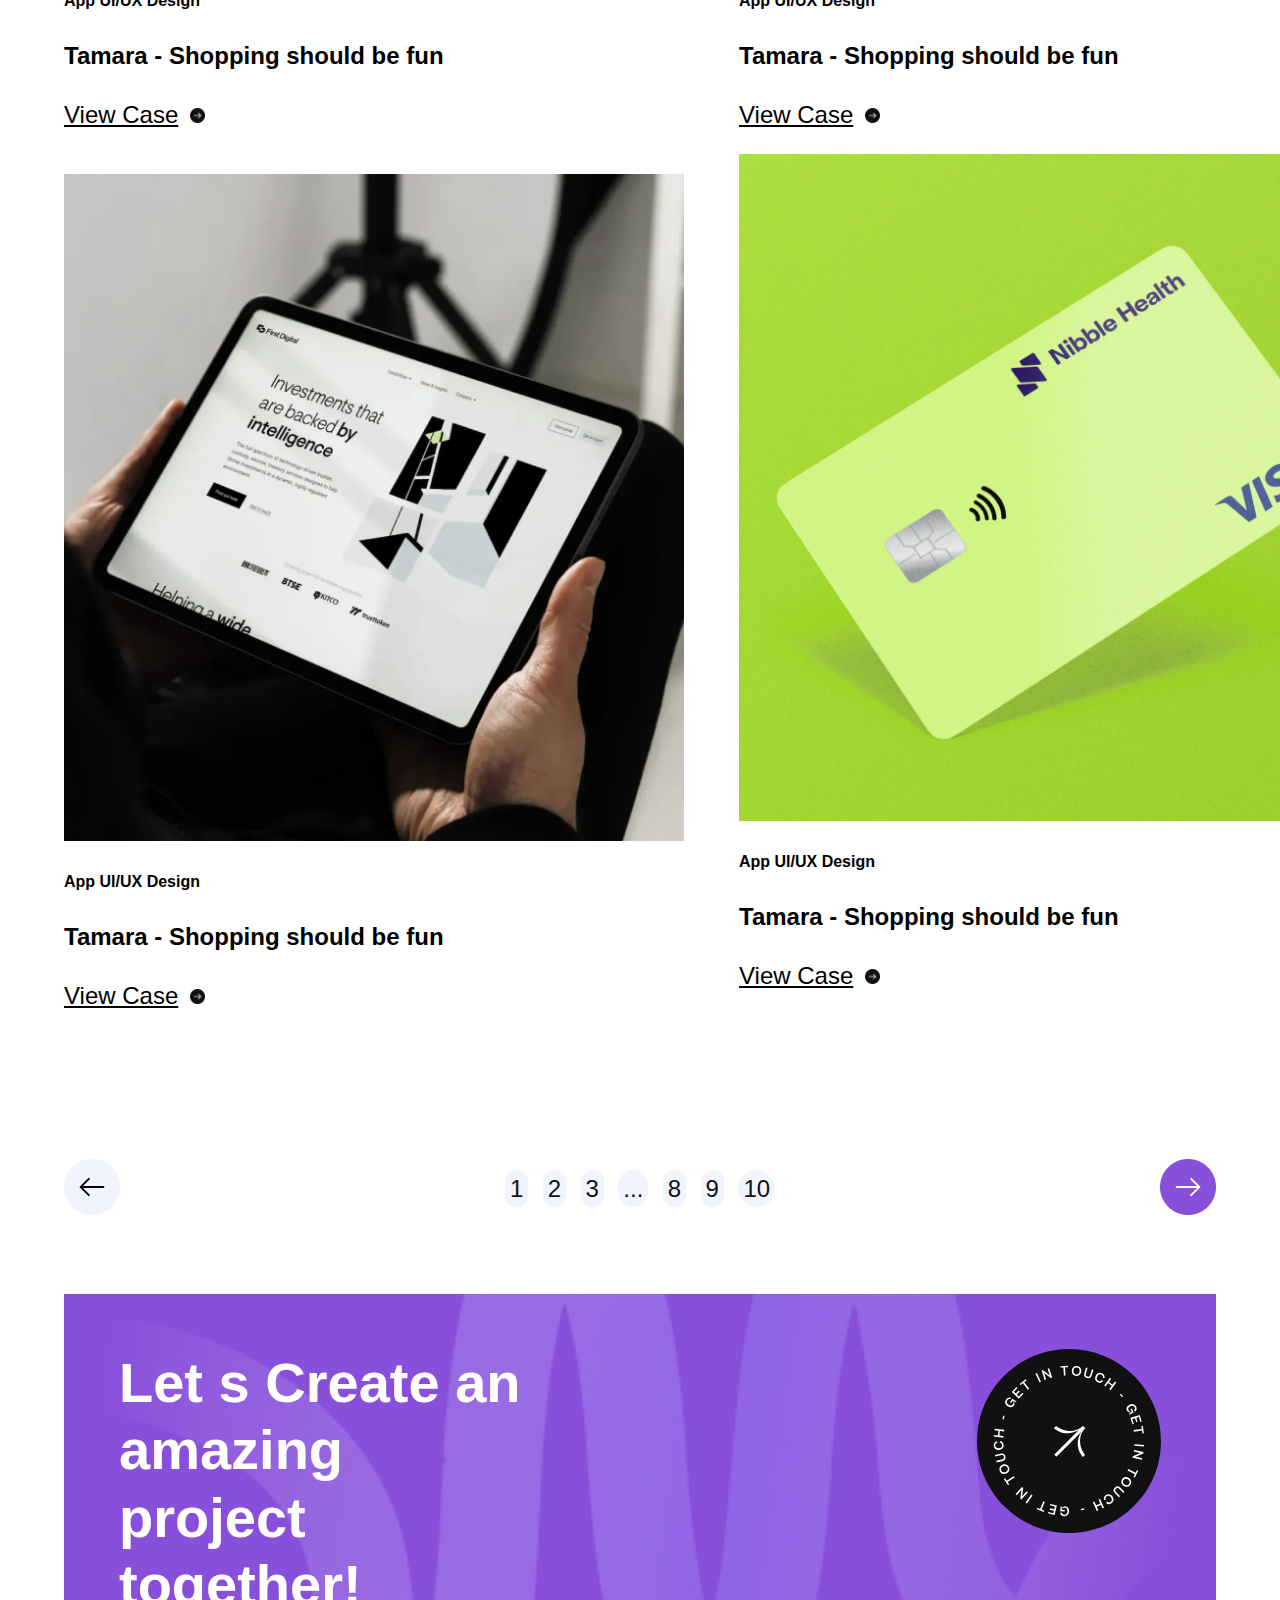
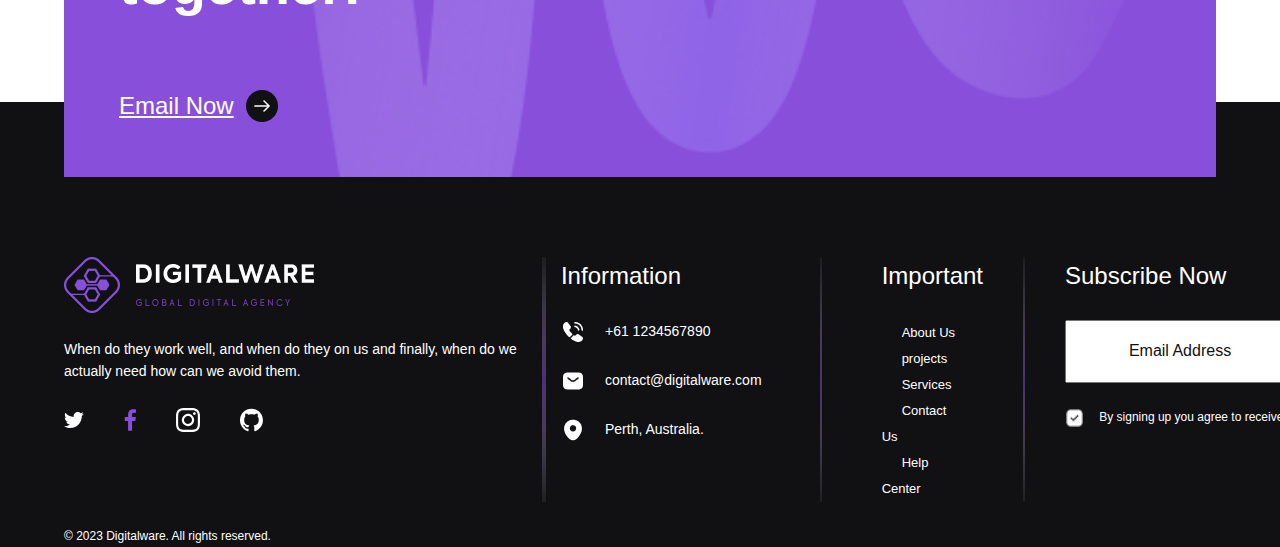
<file: case-study.html>
<!DOCTYPE html>
<html lang="en">

<head>
    <meta charset="UTF-8">
    <link rel="preconnect" href="https://fonts.googleapis.com">
    <link rel="preconnect" href="https://fonts.gstatic.com" crossorigin>
    <link href="https://fonts.googleapis.com/css2?family=Open+Sans:ital@0;1&family=Roboto+Mono&display=swap"
        rel="stylesheet">
    <link rel="stylesheet" href="style/home.css">
    <link rel="stylesheet" href="style/mobile.css">
    <link rel="stylesheet" href="style/tab.css">
    <link rel="stylesheet" href="style/services.css">
    <link rel="stylesheet" href="style/case-study.css">
    <link rel="stylesheet" href="style/laptop.css">
    <meta name="viewport" content="width=device-width, initial-scale=1.0">
    <title>Case Study</title>
</head>

<body>
    <section class="section">
        <div class="container">
            <header>
                <div class="logo">
                    <a href="#"><img src="logo/Frame 1000002632.svg" alt=""></a>
                </div>
                <nav>
                    <ul>
                        <li><a href="./index.html">Home</a></li>
                        <li><a href="./service.html"> Services</a></li>
                        <li><a href="./case-study.html">Case Studies</a></li>
                        <li><a href="./about.html"> About Us</a></li>
                        <li><a href="#">Contact Us</a></li>
                    </ul>
                </nav>
                <div class="btn">
                    <button class="btn-1">
                        Get Started <img src="logo/Group 2.png" alt="">
                    </button>
                </div>
                <div class="menu">
                    <a href="#" class="menu-trigger">Menu</a>
                </div>
            </header>
        </div>
    </section>
    <section class="case-study-main">
        <div class="container">
            <div class="case-study">
                <div class="case-left">
                    <h1>We build timeless experiences — </h1>
                    <p>
                        Explore how we help our clients across the globe with high-tech solutions & consulting services
                        to make businesses flourish.
                    </p>
                </div>
                <div class="case-right">

                    <img src="logo/Circle Button (Desktop).svg" alt="">
                </div>
            </div>
        </div>
    </section>
    <section class="case">
        <div class="container">
            <div class="project">

                <div class="Featured-down">
                    <div class="technology-up">
                        <div class="fea-tech">
                            <img src="case/1.png" alt="">
                            <h4>App UI/UX Design</h4>
                            <h2>Tamara - Shopping should be fun</h2>


                            <div class="fea-more">
                                <h5>View Case </h5>
                                <img src="logo/arow.png" alt="">
                            </div>
                        </div>
                        <div class="fea-tech">
                            <img src="case/2.png" alt="">
                            <h4>App UI/UX Design</h4>
                            <h2>Tamara - Shopping should be fun</h2>
                            <div class="fea-more">
                                <h5>View Case </h5>
                                <img src="logo/arow.png" alt="">
                            </div>
                        </div>
                    </div>

                    <div class="technology-down">
                        <div class="fea-tech">
                            <img src="case/3.png" alt="">
                            <h4>App UI/UX Design</h4>
                            <h2>Tamara - Shopping should be fun</h2>

                            <div class="fea-more">
                                <h5>View Case </h5>
                                <img src="logo/arow.png" alt="">
                            </div>
                        </div>

                        <div class="fea-tech">
                            <img src="case/4.png" alt="">
                            <h4>App UI/UX Design</h4>
                            <h2>Tamara - Shopping should be fun</h2>
                            <div class="fea-more">
                                <h5>View Case </h5>
                                <img src="logo/arow.png" alt="">
                            </div>
                        </div>
                    </div>
                </div>
                <div class="Featured-down">
                    <div class="technology-up">
                        <div class="fea-tech">
                            <img src="case/5.png" alt="">
                            <h4>App UI/UX Design</h4>
                            <h2>Tamara - Shopping should be fun</h2>


                            <div class="fea-more">
                                <h5>View Case </h5>
                                <img src="logo/arow.png" alt="">
                            </div>
                        </div>
                        <div class="fea-tech">
                            <img src="case/6.png" alt="">
                            <h4>App UI/UX Design</h4>
                            <h2>Tamara - Shopping should be fun</h2>
                            <div class="fea-more">
                                <h5>View Case </h5>
                                <img src="logo/arow.png" alt="">
                            </div>
                        </div>
                    </div>

                    <div class="technology-down">
                        <div class="fea-tech">
                            <img src="case/7.png" alt="">
                            <h4>App UI/UX Design</h4>
                            <h2>Tamara - Shopping should be fun</h2>

                            <div class="fea-more">
                                <h5>View Case </h5>
                                <img src="logo/arow.png" alt="">
                            </div>
                        </div>

                        <div class="fea-tech">
                            <img src="case/8.png" alt="">
                            <h4>App UI/UX Design</h4>
                            <h2>Tamara - Shopping should be fun</h2>
                            <div class="fea-more">
                                <h5>View Case </h5>
                                <img src="logo/arow.png" alt="">
                            </div>
                        </div>
                    </div>
                </div>
            </div>
        </div>
    </section>

    <section class="pegination-main">
        <div class="container">
            <div class="pegination">
                <div class="peg-left">
                    <img src="case/Frame 10.png" alt="">
                </div>
                <div class="peg-mid">
                    <a href="#" class="ff">1</a>
                    <a href="#" class="ff">2</a>
                    <a href="#" class="ff">3</a>
                    <a href="#" class="ff">...</a>
                    <a href="#" class="ff">8</a>
                    <a href="#" class="ff">9</a>
                    <a href="#" class="ff">10</a>
                </div>
                <div class="peg-right">
                    <img src="case/Frame 8.png" alt="">
                </div>
            </div>
        </div>
    </section>

    <section class="email">
        <div class="container">
            <div class="email-main">
                <div class="email-head">
                    <div class="email-left">
                        <h1>Let s Create an amazing project together!</h1>
                        <div class="email-text">
                            <p>Email now </p>
                            <img src="logo/arow.png" alt="">
                        </div>
                    </div>
                    <div class="email-right">
                        <img src="logo/Circle Button (Desktop).svg" alt="">
                    </div>
                </div>
            </div>
        </div>
    </section>
    <section class="footer">
        <div class="container">
            <div class="main-footer">
                <div class="footer-up">
                    <div class="sec-2">
                        <div class="footer-card">
                            <img src="logo/Frame32323.png" alt="">
                            <p>
                                When do they work well, and when do they on us and finally, when do we actually need how
                                can
                                we avoid them.
                            </p>
                            <div class="footer-icon">
                                <img src="svg/1.svg" alt="">
                                <img src="svg/2.svg" alt="">
                                <img src="svg/3.svg" alt="">
                                <img src="svg/4.svg" alt="">
                            </div>
                        </div>

                        <img src="img/Line 1.png" alt="" class="block">
                        <div class="footer-card">
                            <h5>Information</h5>

                            <div class="contact-logo">
                                <img src="logo/call-calling.png" alt="">
                                <h6>+61 1234567890</h6>
                            </div>
                            <div class="contact-logo">
                                <img src="logo/sms.png" alt="">
                                <h6>contact@digitalware.com</h6>
                            </div>
                            <div class="contact-logo">
                                <img src="logo/location.png" alt="">
                                <h6>
                                    Perth, Australia.
                                </h6>
                            </div>
                        </div>
                    </div>
                    <img src="img/Line 1.png" alt="" class="block">
                    <div class="sec-4">
                        <div class="footer-card">
                            <h5>Important</h5>
                            <ul>
                                <li><a href="#">About Us</a></li>
                                <li><a href="#">projects</a></li>
                                <li><a href="#"> Services</a></li>
                                <li><a href="#">Contact Us</a></li>
                                <li><a href="#"> Help Center</a></li>
                            </ul>
                        </div>
                        <img src="img/Line 1.png" alt="" class="block">
                        <div class="footer-card">
                            <h5>Subscribe Now</h5>
                            <div class="form-type">
                                <input type="text" placeholder="Email Address">
                                <a href=""><img src="svg/send-2.png" alt=""></a>
                            </div>
                            <div class="cheack-box">
                                <img src="svg/tick-square.png" alt="">
                                <h4>
                                    By signing up you agree to receive mail
                                </h4>
                            </div>
                        </div>
                    </div>
                </div>
                <div class="footer-down">
                    <h4>© 2023 Digitalware. All rights reserved.</h4>
                    <!-- <h4>Privacy Policy</h4> -->
                </div>
            </div>
        </div>
    </section>
</body>

</html>
</file>
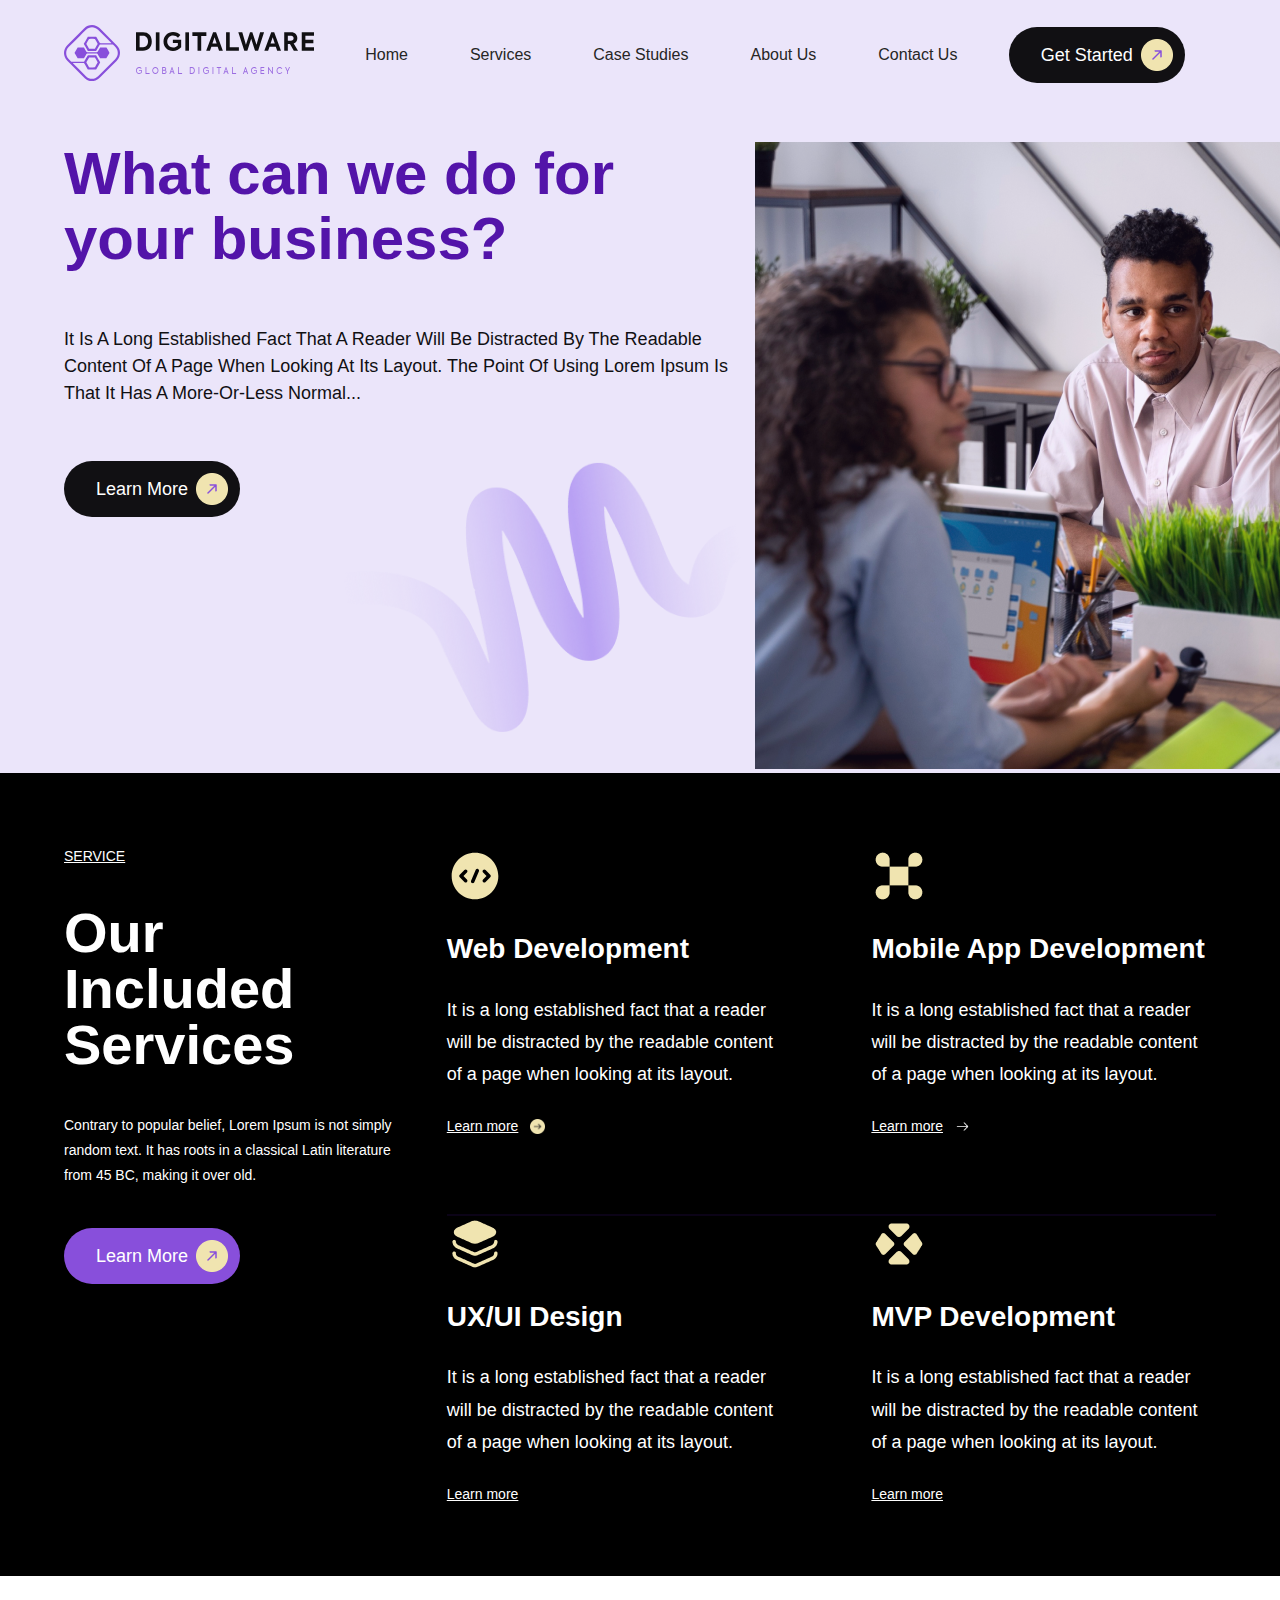
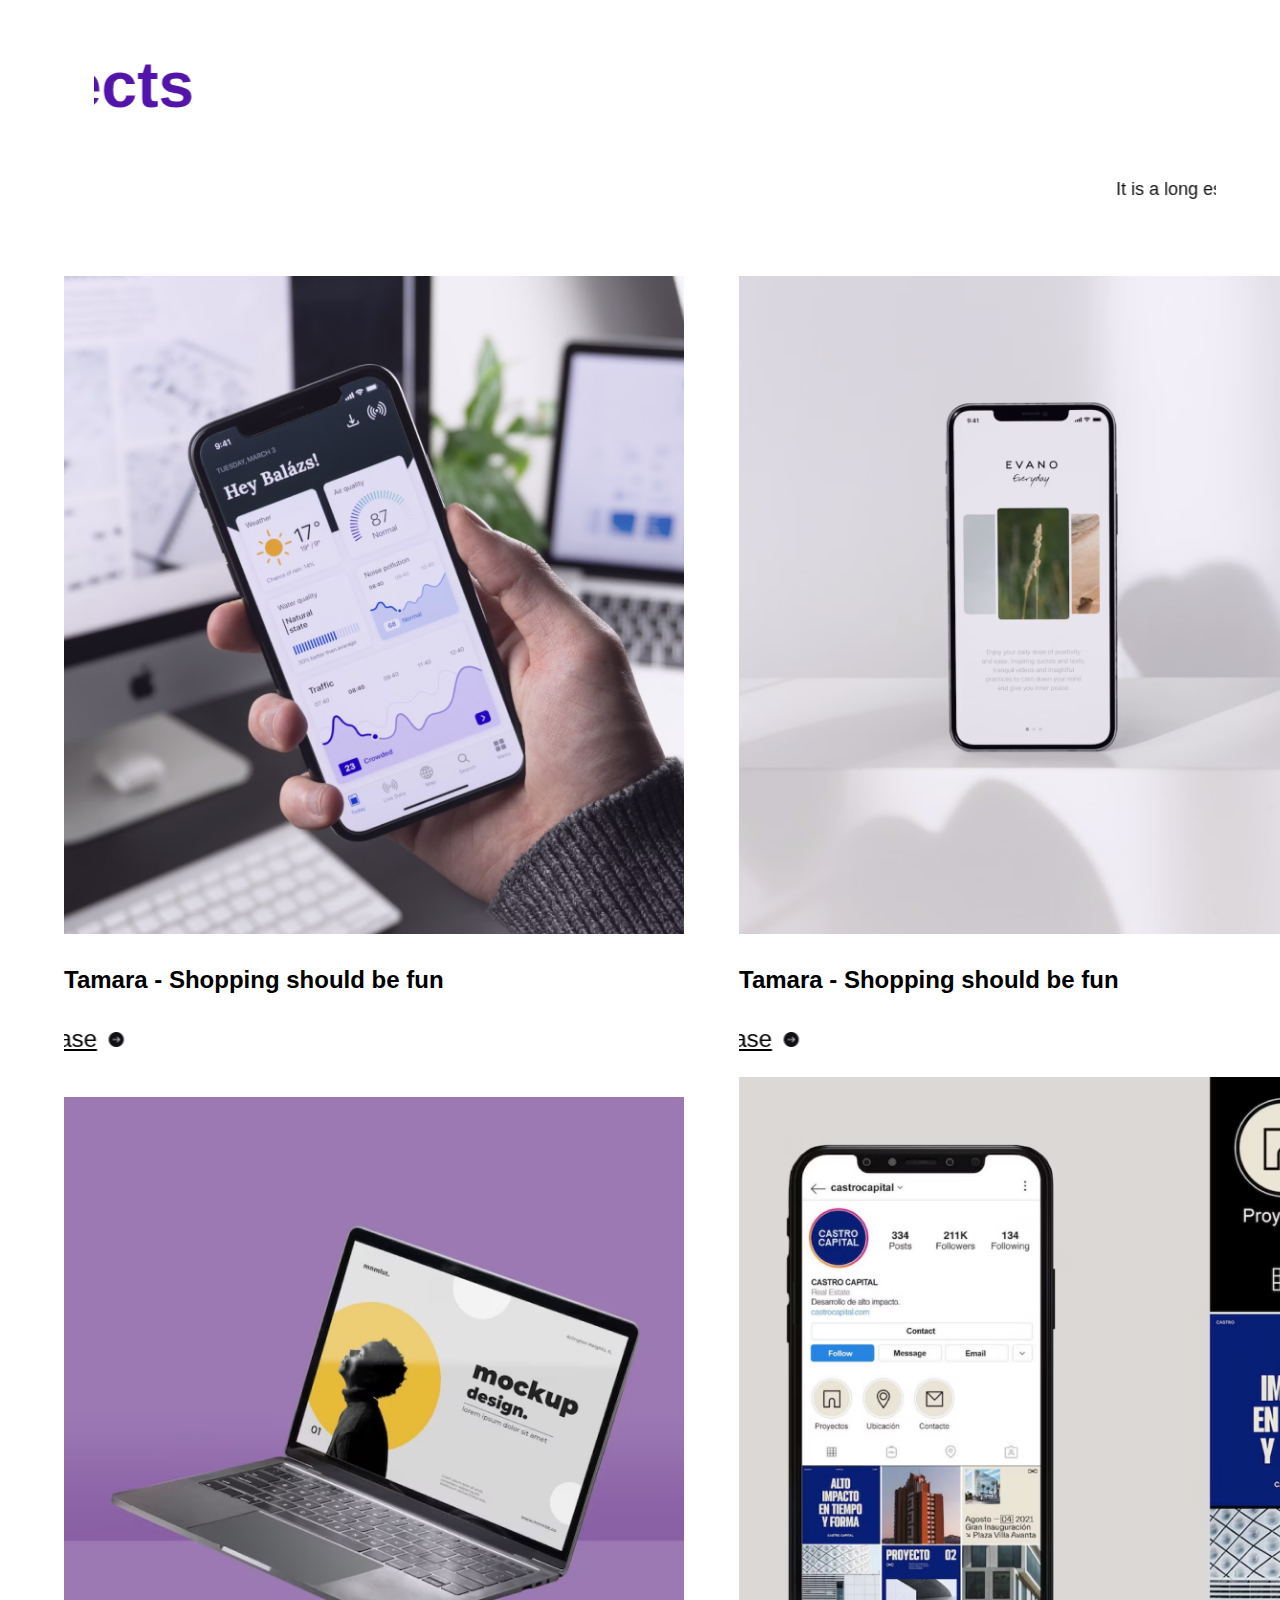
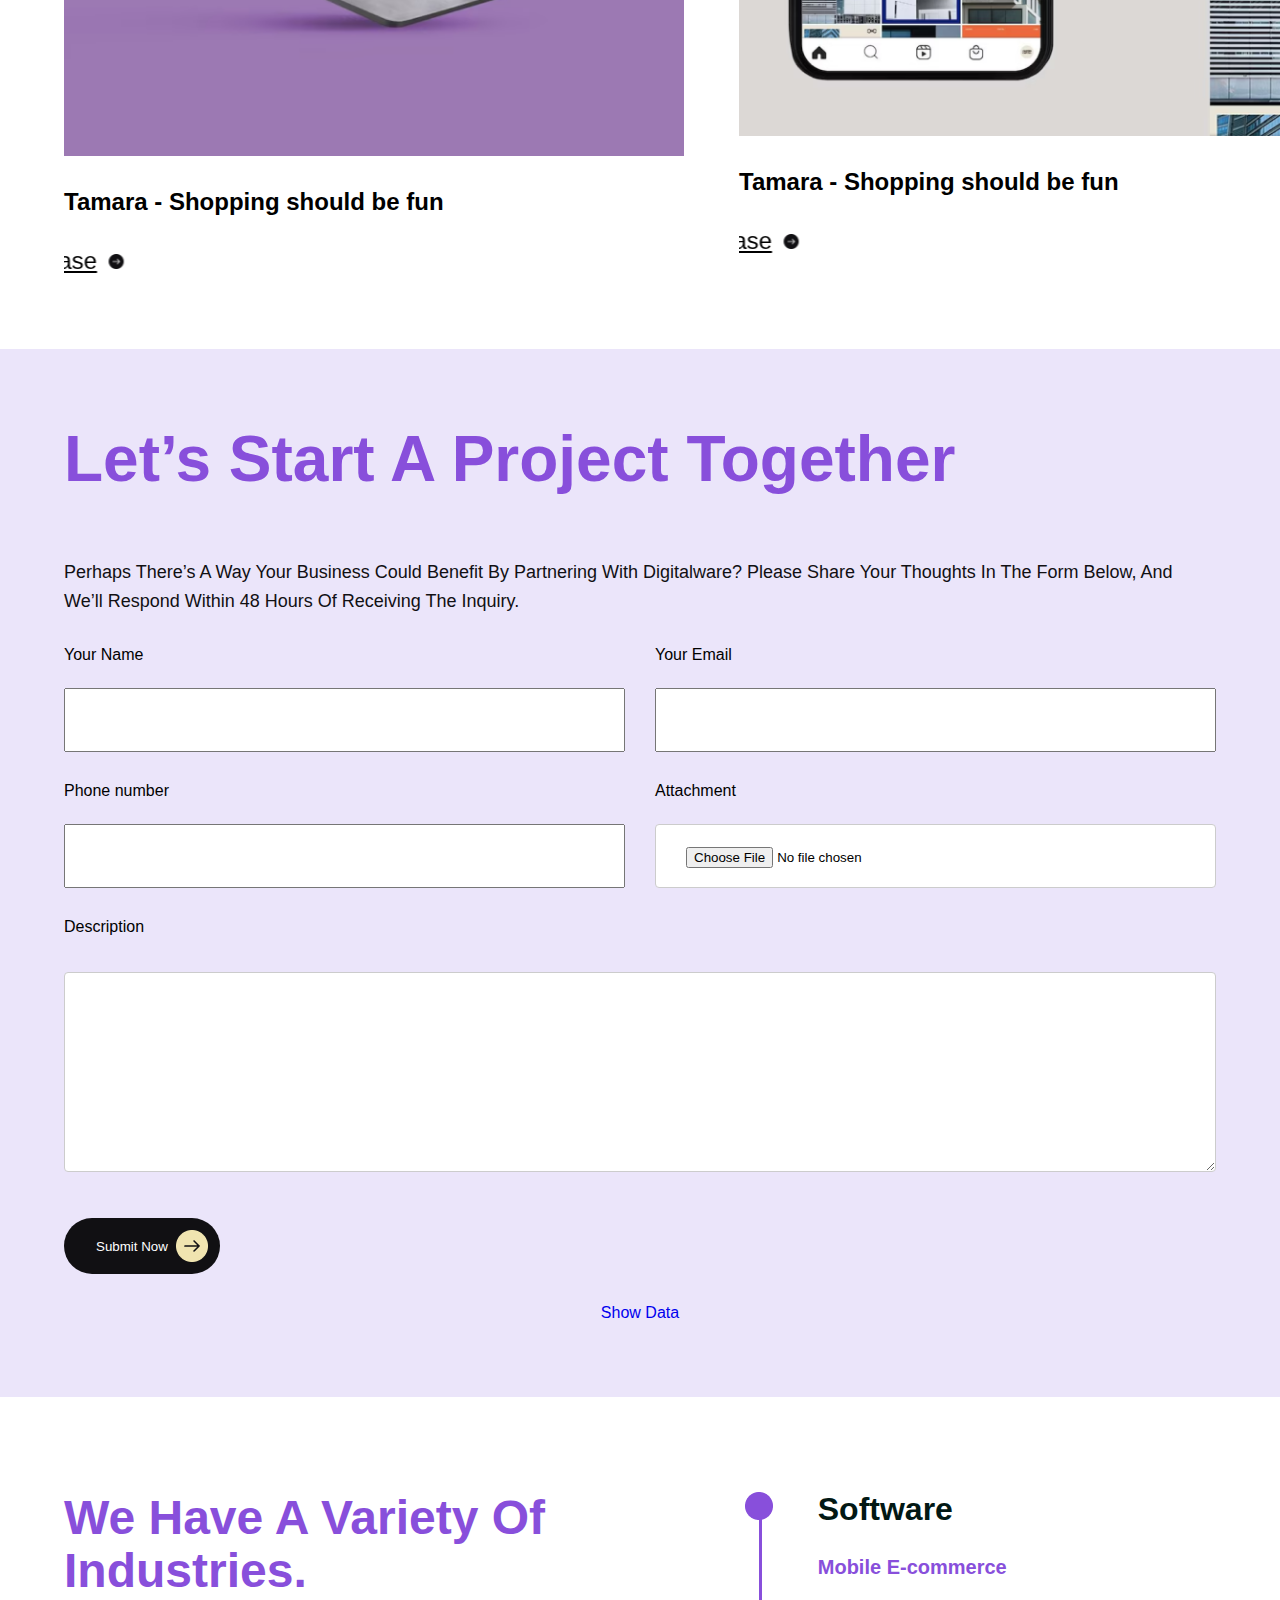
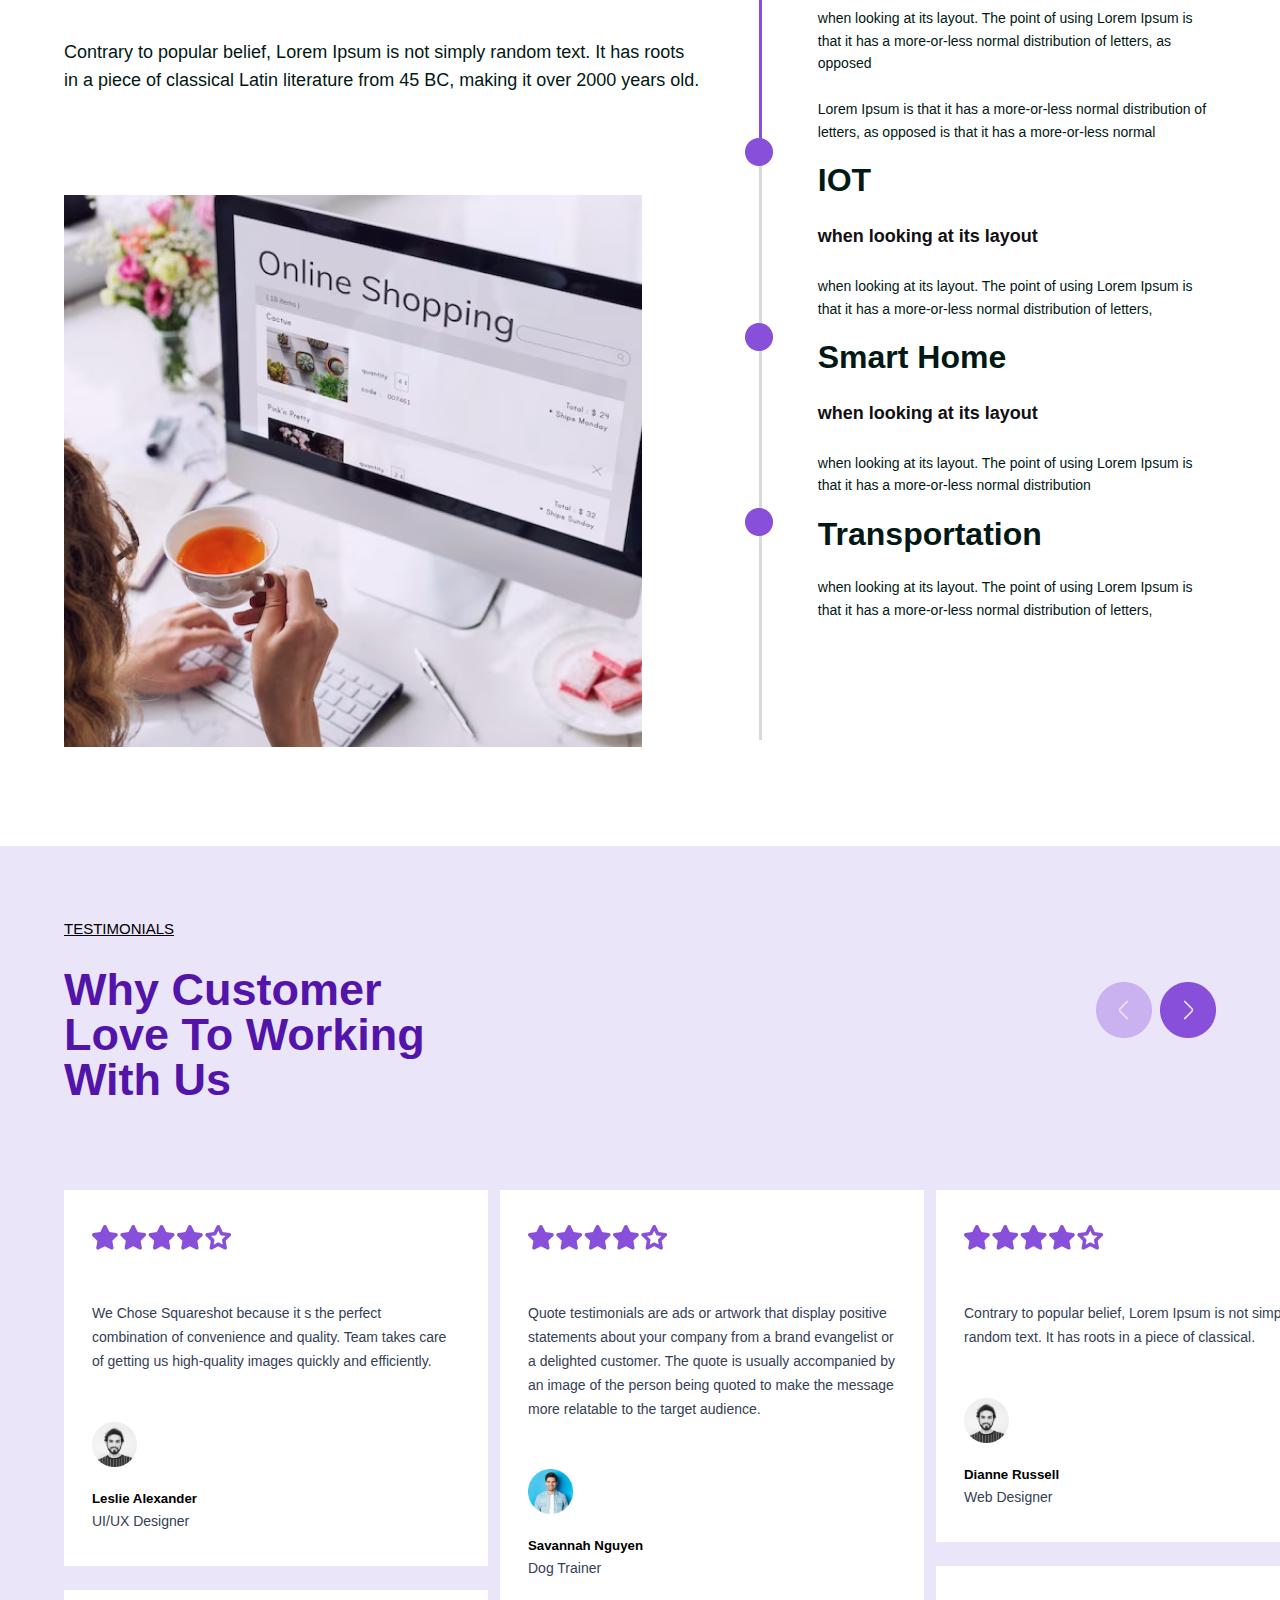
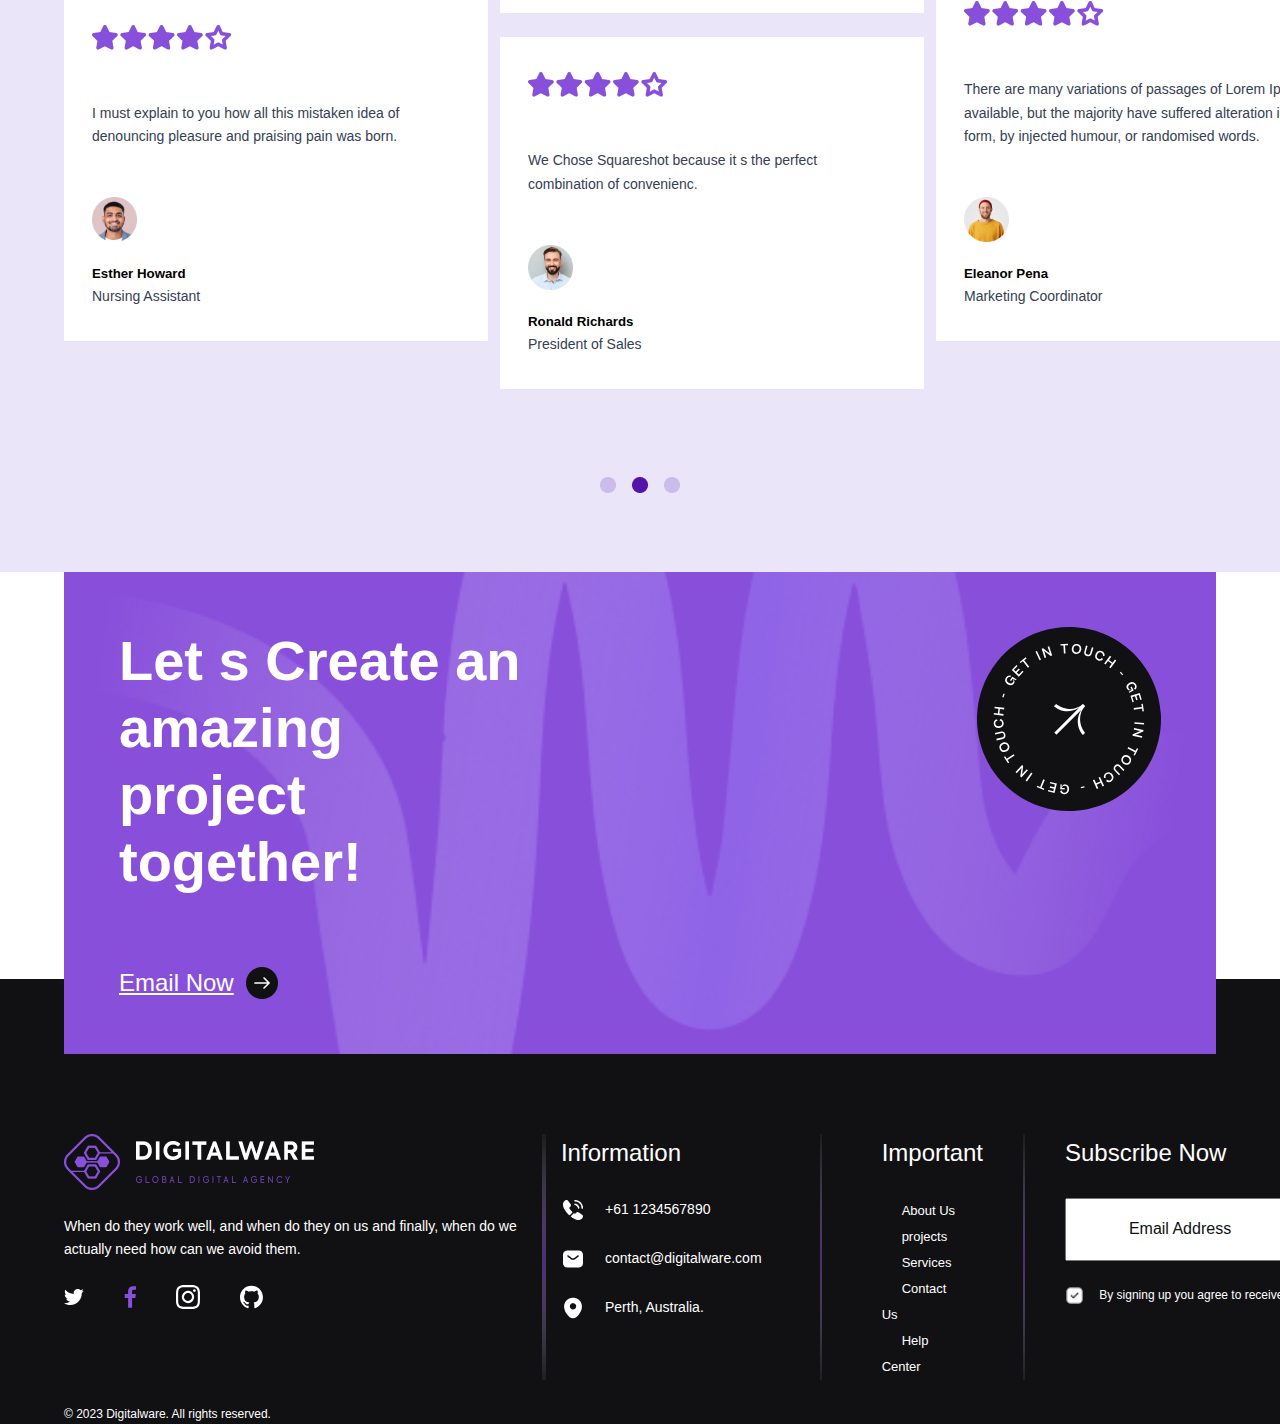
<file: service.html>
<!DOCTYPE html>
<html lang="en">

<head>
    <meta charset="UTF-8">
    <link rel="preconnect" href="https://fonts.googleapis.com">
    <link rel="preconnect" href="https://fonts.gstatic.com" crossorigin>
    <link href="https://fonts.googleapis.com/css2?family=Open+Sans:ital@0;1&family=Roboto+Mono&display=swap"
        rel="stylesheet">
    <link rel="stylesheet" href="style/home.css">
    <link rel="stylesheet" href="style/mobile.css">
    <link rel="stylesheet" href="style/tab.css">
    <link rel="stylesheet" href="style/services.css">
    <link rel="stylesheet" href="style/laptop.css">
    <link rel="stylesheet" href="table.html">
    <meta name="viewport" content="width=device-width, initial-scale=1.0">

    <title>Services</title>

</head>
<section class="section">
    <div class="container">
        <header>
            <div class="logo">
                <a href="#"><img src="logo/Frame 1000002632.svg" alt=""></a>
            </div>
            <nav>
                <ul>
                    <li><a href="./index.html">Home</a></li>
                    <li><a href="./service.html"> Services</a></li>
                    <li><a href="./case-study.html">Case Studies</a></li>
                    <li><a href="./about.html"> About Us</a></li>
                    <li><a href="#">Contact Us</a></li>
                </ul>
            </nav>
            <div class="btn">
                <button class="btn-1">
                    Get Started <img src="logo/Group 2.png" alt="">
                </button>
            </div>
            <div class="menu">
                <a href="#" class="menu-trigger">Menu</a>
            </div>
        </header>
    </div>
</section>
<section class="business">
    <div class="container">
        <div class="main-bussness">
            <div class="left-bussness">
                <div class="buss">
                    <h1>
                        What can we do for your business?
                    </h1>
                    <p>
                        It is a long established fact that a reader will be distracted by the readable content of a page
                        when looking at its layout. The point of using Lorem Ipsum is that it has a more-or-less
                        normal...
                    </p>
                    <div class="btn-bs">
                        <button class="btn-bussness">
                            Learn More <img src="logo/Group 2.png" alt="">
                        </button>
                    </div>
                </div>
                <div class="Vector">
                    <img src="svg/Vector.png" alt="">
                </div>
            </div>
            <div class="right-bussness">
                <img src="img/ser.png" alt="">
            </div>
        </div>
    </div>
</section>
<section class="services-main">
    <div class="container">
        <div class="services">
            <div class="ser-left">
                <h5>Service</h5>
                <h1>
                    Our included services
                </h1>
                <p>
                    Contrary to popular belief, Lorem Ipsum is not simply random text. It has roots in a classical
                    Latin literature from 45 BC, making it over old.
                </p>
                <div class="btn">
                    <button class="btn-lern-more">
                        Learn More <img src="logo/Group 2.png" alt="">
                    </button>
                </div>

            </div>
            <div class="ser-right">
                <div class="up">
                    <div class="card-mobile">
                        <img src="logo/code-circle.svg " alt="">
                        <h1>Web Development</h1>
                        <p>It is a long established fact that a reader will be distracted by the readable content of
                            a page when looking at its layout.</p>
                        <div class="more">
                            <h5>Learn more </h5>
                            <img src="logo/Group 1000003191.png" alt="">
                        </div>
                    </div>
                    <div class="card-mobile">
                        <img src="logo/command.png" alt="">
                        <h1>Mobile App Development</h1>
                        <p>It is a long established fact that a reader will be distracted by the readable content of
                            a page when looking at its layout.</p>
                        <div class="more">
                            <h5>Learn more </h5>
                            <img src="logo/arrow-right.png" alt="">
                        </div>
                    </div>
                </div>
                <div class="down">
                    <div class="card-mobile">
                        <img src="logo/layer.png" alt="">
                        <h1>UX/UI Design</h1>
                        <p>It is a long established fact that a reader will be distracted by the readable content of
                            a page when looking at its layout.</p>
                        <div class="more">
                            <h5>Learn more </h5>

                        </div>
                    </div>
                    <div class="card-mobile">
                        <img src="logo/educare-(ekt).png" alt="">
                        <h1>MVP Development</h1>
                        <p>It is a long established fact that a reader will be distracted by the readable content of
                            a page when looking at its layout.</p>
                        <div class="more">
                            <h5>Learn more </h5>

                        </div>
                    </div>
                </div>
            </div>
        </div>
    </div>
</section>
<section class="case">
    <div class="container">
        <div class="project">
            <div class="project-up">
                <div class="Featured-head">
                    <h1>
                        <marquee behavior="slide" direction="right" scrollamount="10">Our Featured Development Projects
                        </marquee>
                    </h1>
                    <p>
                        <marquee behavior="slide" direction="left" scrollamount="10">It is a long established fact that
                            a reader will be distracted by the readable content of a page
                            when looking at its layout. The point of using Lorem Ipsum is that it has. </marquee>
                    </p>
                </div>
            </div>
            <div class="Featured-down">
                <div class="technology-up">
                    <div class="fea-tech">
                        <img src="img/fea-4.png" alt="">
                        <h2>Tamara - Shopping should be fun</h2>
                        <marquee behavior="" direction="right">

                            <div class="fea-more">
                                <h5>View Case </h5>
                                <img src="logo/arow.png" alt="">
                            </div>
                        </marquee>
                    </div>
                    <div class="fea-tech">
                        <img src="img/fea-2.png" alt="">
                        <h2>Tamara - Shopping should be fun</h2>
                        <marquee behavior="" direction="right">

                            <div class="fea-more">
                                <h5>View Case </h5>
                                <img src="logo/arow.png" alt="">
                            </div>
                        </marquee>
                    </div>
                </div>

                <div class="technology-down">
                    <div class="fea-tech">
                        <img src="img/fea-3.png" alt="">
                        <h2>Tamara - Shopping should be fun</h2>
                        <marquee behavior="" direction="right">

                            <div class="fea-more">
                                <h5>View Case </h5>
                                <img src="logo/arow.png" alt="">
                            </div>
                        </marquee>
                    </div>

                    <div class="fea-tech">
                        <img src="img/fea-1.png" alt="">
                        <h2>Tamara - Shopping should be fun</h2>
                        <marquee behavior="" direction="right">

                            <div class="fea-more">
                                <h5>View Case </h5>
                                <img src="logo/arow.png" alt="">
                            </div>
                        </marquee>
                    </div>
                </div>
            </div>
        </div>
    </div>
</section>

<section class="main-together">
    <div class="container">
        <div class="together">
            <div class="together-up">
                <h1>
                    Let’s start a project together
                </h1>
                <p>
                    Perhaps there’s a way your business could benefit by partnering with
                    Digitalware? Please share your thoughts in the form below, and we’ll respond within 48 hours of
                    receiving the inquiry.
                </p>
            </div>

            <div class="together-down">
                <div class="f-1">
                    <form action="" id="myForm">
                        <div class="in-1">
                            <div class="input-2">
                                <label for="fname">Your Name</label>
                                <input type="text" id="Name" name="Name">
                            </div>
                            <div class="input-2">

                                <label for="lname">Your Email</label>
                                <input type="text" id="Email" name="Email">
                            </div>
                        </div>
                        <div class="in-1">
                            <div class="input-2">
                                <label for="fname">Phone number</label>
                                <input type="text" id="number" name="number">
                            </div>
                            <div class="input-2">
                                <label for="lname">Attachment</label>
                                <input type="file" id="Attachment" name="Attachment" placeholder="Choose File" class="">
                            </div>
                        </div>
                        <label for="subject">Description</label>
                        <textarea id="subject" name="Description" id="Description" style="height:200px"></textarea>

                        <div class="btn">
                            <button class="btn-project" type="submit">
                                Submit Now<img src="logo/Group 1000003191.png" alt="">
                            </button>
                        </div>

                    <a href="./table.html" style="margin: auto;">Show Data</a>
                    </form>
                </div>
            </div>
        </div>
    </div>
</section>


<section class="main-industries">
    <div class="container">
        <div class="industries">
            <div class="left-ind">
                <div class="up-ind">
                    <h1>We have a variety of industries.</h1>
                    <p>
                        Contrary to popular belief, Lorem Ipsum is not simply random text. It has roots in a piece of
                        classical Latin literature from 45 BC, making it over 2000 years old.
                    </p>
                </div>
                <div class="down-ind">
                    <img src="img/dwn.png" alt="">
                </div>
            </div>
            <div class="ind">
                <img src="img/gru.png" alt="">
            </div>
            <div class="right-ind">
                <div class="Software">
                    <h1>Software</h1>
                    <h5>Mobile E-commerce</h5>
                    <p>
                        when looking at its layout. The point of using Lorem Ipsum is that it has a more-or-less normal
                        distribution of letters, as opposed
                    </p>
                    <p>
                        Lorem Ipsum is that it has a more-or-less normal distribution of letters, as opposed is that it
                        has a more-or-less normal
                    </p>
                </div>
                <div class="Software">
                    <h1>
                        IOT
                    </h1>
                    <h4>
                        when looking at its layout
                    </h4>
                    <p>
                        when looking at its layout. The point of using Lorem Ipsum is that it has a more-or-less normal
                        distribution of letters,
                    </p>
                </div>
                <div class="Software">
                    <h1>Smart Home</h1>
                    <h4>
                        when looking at its layout
                    </h4>
                    <p>
                        when looking at its layout. The point of using Lorem Ipsum is that it has a more-or-less normal
                        distribution
                    </p>
                </div>
                <div class="Software">
                    <h1>
                        Transportation
                    </h1>
                    <p>when looking at its layout. The point of using Lorem Ipsum is that it has a more-or-less normal
                        distribution of letters,</p>
                </div>
            </div>

        </div>
    </div>
</section>

<section class="Testimonials">
    <div class="container">
        <div class="working">
            <div class="working-up">
                <div class="working-head">
                    <h5>Testimonials</h5>
                    <h1>Why Customer Love To Working With Us</h1>
                </div>
                <div class="working-btn">
                    <div class="btn-working">
                        <img src="logo/Frame 1000003095.png" alt="">
                    </div>
                </div>
            </div>
            <div class="working-down">
                <div class="working-left">
                    <div class="test">
                        <img src="logo/Frame.png" alt="">
                        <p>
                            We Chose Squareshot because it s the perfect combination of convenience and quality.
                            Team takes care of getting us high-quality images quickly and efficiently.
                        </p>
                        <div class="test-more">
                            <img src="logo/Ellipse 1897.png" alt="">
                            <div class="Designer">
                                <h5>Leslie Alexander </h5>
                                <p>UI/UX Designer</p>
                            </div>
                        </div>
                    </div>
                    <div class="test">
                        <img src="logo/Frame.png" alt="">
                        <p>
                            I must explain to you how all this mistaken idea of denouncing pleasure and praising
                            pain was born.
                        </p>
                        <div class="test-more">
                            <img src="logo/Ellipse 1897 (1).png" alt="">
                            <div class="Designer">
                                <h5>Esther Howard </h5>
                                <p>Nursing Assistant</p>
                            </div>
                        </div>
                    </div>
                </div>
                <div class="working-center">
                    <div class="test">
                        <img src="logo/Frame.png" alt="">
                        <p>
                            Quote testimonials are ads or artwork that display positive statements about your
                            company from a brand evangelist or a delighted customer. The quote is usually
                            accompanied by an image of the person being quoted to make the message more relatable to
                            the target audience.
                        </p>
                        <div class="test-more">
                            <img src="logo/Ellipse 1897 (2).png" alt="">
                            <div class="Designer">
                                <h5>Savannah Nguyen </h5>
                                <p>Dog Trainer</p>
                            </div>
                        </div>
                    </div>
                    <div class="test">
                        <img src="logo/Frame.png" alt="">
                        <p>
                            We Chose Squareshot because it s the perfect combination of convenienc.
                        </p>
                        <div class="test-more">
                            <img src="logo/Ellipse 1897 (3).png" alt="">
                            <div class="Designer">
                                <h5>Ronald Richards </h5>
                                <p>President of Sales</p>
                            </div>
                        </div>
                    </div>
                </div>
                <div class="working-rigth">
                    <div class="test">
                        <img src="logo/Frame.png" alt="">
                        <p>
                            Contrary to popular belief, Lorem Ipsum is not simply random text. It has roots in a
                            piece of classical.
                        </p>
                        <div class="test-more">
                            <img src="logo/Ellipse 1897.png" alt="">
                            <div class="Designer">
                                <h5>Dianne Russell</h5>
                                <p>Web Designer</p>
                            </div>
                        </div>
                    </div>
                    <div class="test">
                        <img src="logo/Frame.png" alt="">
                        <p>
                            There are many variations of passages of Lorem Ipsum available, but the majority have
                            suffered alteration in some form, by injected humour, or randomised words.
                        </p>
                        <div class="test-more">
                            <img src="logo/Ellipse 1897 (4).png" alt="">
                            <div class="Designer">
                                <h5>Eleanor Pena </h5>
                                <p>Marketing Coordinator</p>
                            </div>
                        </div>
                    </div>
                </div>
            </div>
            <div class="icon">
                <img src="logo/Frame 1000003094.png" alt="">
            </div>
        </div>
    </div>
</section>
<section class="email">
    <div class="container">
        <div class="email-main">
            <div class="email-head">
                <div class="email-left">
                    <h1>Let s Create an amazing project together!</h1>
                    <div class="email-text">
                        <p>Email now </p>
                        <img src="logo/arow.png" alt="">
                    </div>
                </div>
                <div class="email-right">
                    <img src="logo/Circle Button (Desktop).svg" alt="">
                </div>
            </div>
        </div>
    </div>
</section>
<section class="footer">
    <div class="container">
        <div class="main-footer">
            <div class="footer-up">
                <div class="sec-2">
                    <div class="footer-card">
                        <img src="logo/Frame32323.png" alt="">
                        <p>
                            When do they work well, and when do they on us and finally, when do we actually need how
                            can
                            we avoid them.
                        </p>
                        <div class="footer-icon">
                            <img src="svg/1.svg" alt="">
                            <img src="svg/2.svg" alt="">
                            <img src="svg/3.svg" alt="">
                            <img src="svg/4.svg" alt="">
                        </div>
                    </div>

                    <img src="img/Line 1.png" alt="" class="block">
                    <div class="footer-card">
                        <h5>Information</h5>

                        <div class="contact-logo">
                            <img src="logo/call-calling.png" alt="">
                            <h6>+61 1234567890</h6>
                        </div>
                        <div class="contact-logo">
                            <img src="logo/sms.png" alt="">
                            <h6>contact@digitalware.com</h6>
                        </div>
                        <div class="contact-logo">
                            <img src="logo/location.png" alt="">
                            <h6>
                                Perth, Australia.
                            </h6>
                        </div>
                    </div>
                </div>
                <img src="img/Line 1.png" alt="" class="block">
                <div class="sec-4">
                    <div class="footer-card">
                        <h5>Important</h5>
                        <ul>
                            <li><a href="#">About Us</a></li>
                            <li><a href="#">projects</a></li>
                            <li><a href="#"> Services</a></li>
                            <li><a href="#">Contact Us</a></li>
                            <li><a href="#"> Help Center</a></li>
                        </ul>
                    </div>
                    <img src="img/Line 1.png" alt="" class="block">
                    <div class="footer-card">
                        <h5>Subscribe Now</h5>
                        <div class="form-type">
                            <input type="text" placeholder="Email Address">
                            <a href=""><img src="svg/send-2.png" alt=""></a>
                        </div>
                        <div class="cheack-box">
                            <img src="svg/tick-square.png" alt="">
                            <h4>
                                By signing up you agree to receive mail
                            </h4>
                        </div>
                    </div>
                </div>
            </div>
            <div class="footer-down">
                <h4>© 2023 Digitalware. All rights reserved.</h4>
                <!-- <h4>Privacy Policy</h4> -->
            </div>
        </div>
    </div>
</section>
<script>




</script>
<script src="js/script.js"></script>

<body>

</body>

</html>
</file>
<file: style/home.css>
* {
    margin: 0;
    padding: 0;
    list-style: none;
    box-sizing: border-box;
    text-decoration: none;
}

body {
    width: 100%;
    /* font-size: 100%; */
    font-family: sans-serif;
}

.container {
    width: 90%;
    margin: auto;
}

.section {
   /* width: 100%; */
    background: #EBE5FA;
}

.svg1 {
    width: 32px;
    height: 32px;
    flex-shrink: 0;

    position: relative;
}

.svg2 {
    display: flex;
    position: absolute;
    margin-left: 101px;
    width: 70px;
    height: 30px;
    transform: rotate(-10deg);
    justify-content: center;
    align-items: center;
    flex-shrink: 0;
}

header {
    padding: 25px 0;
    display: flex;
    justify-content: space-between;
    align-items: center;
    height: 18%;
}

.logo img {
    max-width: 100%;
    height: auto !important;
}

nav ul {
    display: flex;
    flex-flow: nowrap;
    flex-direction: row;
    justify-content: center;
    align-items: center;
    transition: .5s;
    list-style-type: none;
    display: inline-flex;
    align-items: center;
    gap: 22px;
}

ul li a {
    padding: 10px 20px;
    text-decoration: none;
    color: #262625;
    /* font-weight: bold; */
    transition: .5s;
}

.menu-trigger {
    display: none;
    margin-left: 25px;
    background: #D56287;
    color: #fff;
    padding: 12px;
    cursor: pointer;
    font-weight: bold;
    text-decoration: none;
}

.btn-1 {
    color: #FFF;
    font-size: 18px;
    /* font-style: normal; */
    font-weight: 500;
    line-height: 100%;
    display: inline-flex;
    padding: 12px 12px 12px 32px;
    justify-content: center;
    align-items: center;
    gap: 8px;
    border-radius: 50px;
    background: #111013;
    border: none;
}

.heading-home {
    width: 1010px;
    margin: auto;
    flex-shrink: 0;
}

.heading-home h1 {
    color: #5314A9;
    text-align: center;
    font-family: 'Open Sans', sans-serif;
    /* font-family: 'Roboto Mono', monospace; */
    font-size: 90px;
    font-weight: 500;
    line-height: 108%;
    text-transform: capitalize;
}

.heading-home P {
    width: 312px;
    color: #111013;
    margin-left: auto;
    margin-top: -90px;
    font-size: 18px;
    font-family: 'Open Sans', sans-serif;
    font-weight: 400;
    line-height: 150%;
    /* 27px */
    text-transform: capitalize;
}

.img-center {
    margin-top: 277px;
    gap: 25px;
}
.img-center img{ 
    animation: example 4s linear infinite;
}

.img-rigth {

    align-items: center;
    margin-top: 230px;
}

.sec-img {
    width: 404px;
    height: 587px;
    flex-shrink: 0;
}

.image-grid {
    display: flex;
    /* flex-wrap: wrap; */
    justify-content: space-between;
}

.image-item {
    flex: 0 1 30%;
    /* Adjust the width as needed */
}

.image-item img {
    align-items: start;
    width: 404px;
    height: 587px;
}

.company {
    max-width: 100%;
}

.left-com {
    width: 20%;
    text-align: center;
    background: #111013;
    padding: 30px 0;
}

.div-p {
    margin: auto;
    width: 106px;
    align-items: center;
}

.left-com p {

    text-align: center;
    color: #FFF;
    font-family: 'Open Sans', sans-serif;
    font-size: 14px;
    font-weight: 400;
    line-height: 130%;
    /* 31.2px */
    text-transform: uppercase;
}

.left-com span {
    color: #F0E4B0;
    font-family: 'Open Sans', sans-serif;
    font-size: 14px;
    font-weight: 400;
    line-height: 130%;
    text-transform: uppercase;
}

.rigth-com {
    background-color: #884FDB;
    width: 80%;
}

.company-grid {
    display: flex;
    width: 100%;
}


.client-logo {
    /* padding-left: 60px; */
    align-items: center;
    padding-top: 35px;
}

.client-logo ul {
    display: flex;
    justify-content: space-between;
    gap: 55px;
}

.about-left img {
    width: 589px;
    height: 627px;
}

.about-main {
    display: inline-flex;
    align-items: flex-end;
    gap: 83px;
}

.about-right {
    display: flex;
    flex-direction: column;
    align-items: flex-start;
    gap: 48px;
}

.about {
    margin: 105px 0;
}

.about-text {
    display: flex;
    flex-direction: column;
    align-items: flex-start;
    gap: 40px;
}

.about-text p {
    color: #111013;
    font-size: 18px;
    font-style: normal;
    font-weight: 400;
    line-height: 180%;
    /* 32.4px */
}

.achivment {
    display: flex;
    gap: 64px;
}

.about-text h1 {
    color: #5314A9;
    font-size: 56px;
    font-style: normal;
    font-weight: 600;
    line-height: 100%;
    /* 56px */
    text-transform: capitalize;
}

.about-text h5 {
    color: #000;
    font-size: 20px;
    font-style: normal;
    font-weight: 400;
    line-height: 108%;
    /* 25.92px */
    text-decoration-line: underline;
    text-transform: uppercase;
}

.ach {
    /* display: inline-flex; */
    align-items: flex-start;
    gap: 24px;
}

.ach h1 {
    color: #111013;
    font-size: 56px;
    font-style: normal;
    font-weight: 700;
    line-height: 110%;
    /* 61.6px */
    text-transform: capitalize;
}

.ach p {
    color: #111013;
    font-size: 12px;
    font-style: normal;
    font-weight: 400;
    line-height: 120%;
    /* 24px */
    text-transform: capitalize;
}

.btn-lern {
    color: #FFF;
    font-size: 18px;
    /* font-style: normal; */
    font-weight: 500;
    line-height: 100%;
    display: inline-flex;
    padding: 12px 12px 12px 32px;
    justify-content: center;
    align-items: center;
    gap: 8px;
    border-radius: 50px;
    background: #111013;
    border: none;
}

.ser-left {
    display: flex;
    flex-direction: column;
    align-items: flex-start;
    gap: 40px;

}

.services-main {
    width: 100%;
    padding: 75px 0;
    background-color: #000;
}

.ser-left h5 {
    color: #FFF;

    font-size: 14px;
    font-style: normal;
    font-weight: 400;
    line-height: 120%;
    /* 28.8px */
    text-decoration-line: underline;
    text-transform: uppercase;
}

.ser-left h1 {
    color: #FFF;
    font-size: 56px;
    font-style: normal;
    font-weight: 700;
    line-height: 100%;
    /* 56px */
    text-transform: capitalize;
}

.ser-left p {
    color: #FFF;
    font-size: 14px;
    font-style: normal;
    font-weight: 400;
    line-height: 180%;
    /* 32.4px */
}

.services {
    display: flex;
    gap: 48px;
}

.btn-lern-more {
    color: #FFF;
    font-size: 18px;
    font-weight: 500;
    line-height: 100%;
    display: inline-flex;
    padding: 12px 12px 12px 32px;
    justify-content: center;
    align-items: center;
    gap: 8px;
    border-radius: 50px;
    background-color: #884FDB;
    border: none;
}

.card-mobile h1 {
    color: #FFF;
    font-size: 28px;
    font-style: normal;
    font-weight: 600;
    line-height: 120%;
    /* 33.6px */
    text-transform: capitalize;
}

.card-mobile p {
    color: #FFF;
    font-size: 18px;
    font-style: normal;
    font-weight: 400;
    line-height: 180%;
    /* 32.4px */
}

.card-mobile h5 {
    color: #FFF;
    font-size: 14px;
    font-style: normal;
    font-weight: 400;
    line-height: 100%;
    /* 18px */
    text-decoration-line: underline;
}

.up {
    display: flex;
    align-items: flex-start;
    gap: 80px;
}

.card-mobile {
    display: flex;
    flex-direction: column;
    align-items: flex-start;
    gap: 28px;
}

.more {
    display: flex;
    align-items: center;
    gap: 12px;
}

.down {
    border-top: 2px solid #5214a923;

    display: flex;
    align-items: flex-start;
    gap: 80px;
}

.more img {
    width: 20px;
}

.ser-right {
    margin-top: 35px;
    margin: auto;
    display: inline-flex;
    flex-direction: column;
    align-items: flex-start;
    gap: 80px;
}

.case {
    width: 100%;
    padding: 75px 0;

}

.project-head h5 {
    color: #000;
    font-size: 15px;
    font-style: normal;
    font-weight: 400;
    line-height: 108%;
    /* 25.92px */
    text-decoration-line: underline;
    text-transform: uppercase;
}

.project-head h1 {
    color: #5314A9;
    font-size: 45px;
    font-style: normal;
    font-weight: 600;
    line-height: 100%;
    /* 56px */
    text-transform: capitalize;
}

.project-head p {
    color: #000;
    font-size: 14px;
    font-style: normal;
    font-weight: 400;
    line-height: 180%;
    /* 32.4px */
    text-transform: capitalize;
}

.project-up {
    display: flex;
    align-items: center;
    gap: 450px;
}

.project-head {
    display: flex;
    flex-direction: column;
    align-items: flex-start;
    gap: 40px;
}

.btn-project {
    display: flex;
    padding: 12px 12px 12px 32px;
    justify-content: center;
    align-items: center;
    gap: 8px;
    color: white;
    border-radius: 50px;
    background: #111013;
    border: none;
}

.project {
    flex-direction: column;
    align-items: flex-start;
    gap: 88px;
    flex-shrink: 0;
}

.tech {
    margin-top: 25px;
    align-items: center;
    display: inline-flex;
    flex-direction: column;
    align-items: flex-start;
    gap: 32px;
}

.project-down {
    display: flex;
    margin-top: 35px;
    gap: 215px;

}

.technology-up {
    display: flex;
    flex-direction: column;
    gap: 20px;
    flex-shrink: 0;
}

.technology-down {
    display: flex;
    flex-direction: column;
    flex-shrink: 0;
}

.Testimonials {
    width: 100%;
    padding: 75px 0;
    background-color: #EBE5FA;
}

.working-up {
    margin: auto;
    display: flex;
    align-items: center;
    gap: 629px;
}

.working-head h5 {
    color: #000;
    font-size: 15px;
    font-style: normal;
    font-weight: 400;
    line-height: 108%;
    /* 25.92px */
    text-decoration-line: underline;
    text-transform: uppercase;
}

.working-head h1 {
    color: #5314A9;
    font-size: 45px;
    font-style: normal;
    font-weight: 600;
    line-height: 100%;
    /* 56px */
    text-transform: capitalize;
}

.working {
    display: flex;
    flex-direction: column;
    align-items: flex-start;
    gap: 88px;
}

.working-head {
    display: flex;
    flex-direction: column;
    align-items: flex-start;
    gap: 30px;
}

.working-down {
    display: flex;
    margin: auto;
    /* align-items: flex-start; */
    gap: 76px;
}

.test-more {
    display: flex;
}

.test {
    background-color: #FFF;
    display: flex;
    width: 424px;
    padding: 32px 28px;
    flex-direction: column;
    align-items: flex-start;
    display: flex;
    flex-direction: column;
    align-items: flex-start;
    gap: 48px;
}

.test p {
    color: var(--Gray-700, #344054);
    font-size: 14px;
    font-style: normal;
    font-weight: 400;
    line-height: 170%;
    /* 30.6px */
}

.test-more img {
    width: 45px;
    height: 45px;
}

.test-more {
    display: flex;
    align-items: center;
    gap: 16px;
}

.Designer {
    align-items: center;
    gap: 32px;
    display: flex;
    flex-direction: column;
    align-items: flex-start;
    gap: 4px;
}

.working-left {
    display: flex;
    flex-direction: column;
    align-items: flex-start;
    gap: 24px;
}

.working-center {
    display: flex;
    flex-direction: column;
    align-items: flex-start;
    gap: 24px;
}

.working-rigth {
    display: flex;
    flex-direction: column;
    align-items: flex-start;
    gap: 24px;
}

.icon {
    margin: auto;
}

.blog {
    width: 100%;
    padding: 75px 0;
}

.news-up {
    display: flex;
    align-items: center;
    gap: 200px;

}

.btn-news {
    display: flex;
    padding: 12px 12px 12px 32px;
    justify-content: center;
    align-items: center;
    gap: 8px;
    color: white;
    border-radius: 50px;
    background: #111013;
    border: none;
}

.news-head h5 {
    color: #000;
    font-size: 15px;
    font-style: normal;
    font-weight: 400;
    line-height: 108%;
    /* 25.92px */
    text-decoration-line: underline;
    text-transform: uppercase;
}

.news-head h1 {
    color: #5314A9;
    font-size: 45px;
    font-style: normal;
    font-weight: 600;
    line-height: 100%;
    /* 56px */
    text-transform: capitalize;
}

.news-head p {
    color: #000;
    font-size: 18px;
    font-style: normal;
    font-weight: 400;
    line-height: 180%;
    /* 32.4px */
    text-transform: capitalize;
}

.news-head {
    display: flex;
    flex-direction: column;
    align-items: flex-start;
    gap: 40px;
}

.news-left {
    display: flex;
    align-items: flex-start;
    gap: 76px;
}

.news {
    display: flex;
    flex-direction: column;
    align-items: flex-start;
    gap: 88px;
}

.txt {
    font-size: 12px;
    display: flex;
    align-items: center;
    gap: 20px;
}

.news-test {
    display: flex;
    flex-direction: column;
    /* align-items: flex-start; */
    gap: 32px;
}

.txt span {
    display: flex;
    padding: 2px 8px;
    align-items: flex-start;
    gap: 8px;
    background-color: #EBE5FA;
}

.Business h5 {
    color: #111013;
    font-size: 18px;
    font-style: normal;
    font-weight: 600;
    line-height: 120%;
    /* 28.8px */
}

.test-more {
    display: flex;
    flex-direction: column;
    align-items: flex-start;
    gap: 24px;
}

.Business {
    display: flex;
    flex-direction: column;
    align-items: flex-start;
    gap: 24px;
}

.calender {
    display: flex;
    align-items: center;
    gap: 8px;
}

.email {
    width: 100%;
    z-index: 1;
}

.email-main {
    background-color: #884FDB;
    background-repeat: no-repeat;
    background-position: center;
    background-size: cover;
    background-image: url(../img/Vector.png);
}

.email-text {
    display: flex;
    align-items: center;
    gap: 12px;
    margin: 0;
}

.email-text p {
    color: #FFF;
    font-size: 24px;
    font-style: normal;
    font-weight: 400;
    line-height: 120%;
    text-decoration-line: underline;
    text-transform: capitalize;
}

.email-head {
    display: flex;
    padding: 55px;
    gap: 439px;
}

.email-left {
    display: inline-flex;
    flex-direction: column;
    align-items: flex-start;
    gap: 72px;
}

.email-head h1 {
    color: #FFF;
    font-size: 56px;
    font-style: normal;
    font-weight: 600;
    line-height: 120%;
}

.footer {
    margin-top: -75px;
    width: 100%;
    padding-top: 155px;
    background-color: #111013;
    position: relative;
    z-index: -1;

}

.footer-up {
    display: flex;
    display: inline-flex;
    /* flex-direction: column; */
    /* align-items: flex-start; */
    gap: 60px;
}

.footer-card p {
    width: 463px;
    color: #FFF;
    font-size: 14px;
    font-style: normal;
    font-weight: 400;
    line-height: 160%;
    /* 28.8px */
}

.footer-icon {
    display: flex;
    align-items: center;
    gap: 40px;
}

.footer-card {
    display: flex;
    flex-direction: column;
    align-items: flex-start;
    gap: 25px;
}

.footer-card h5 {
    color: #FFF;
    font-size: 24px;
    font-style: normal;
    font-weight: 500;
    line-height: 160%;
    /* 38.4px */
}

.footer-card h6 {
    color: #FFF;
    font-size: 14px;
    font-style: normal;
    font-weight: 500;
    line-height: 160%;
    /* 38.4px */
}

.contact-logo {
    display: flex;
    gap: 20px;
}

.footer-card ul li img {
    align-items: center;
}

.footer-card a {
    color: #FFF;
    font-size: 13px;
    font-style: normal;
    font-weight: 400;
    line-height: 200%;
    /* 32px */
}

.subcribe-btn {
    display: flex;
}

.form-1 {
    width: 336px;
    height: 66px;
    flex-shrink: 0;
    /* 25.6px */
}

::placeholder {
    color: #111013;
    font-size: 16px;
    font-style: normal;
    font-weight: 400;
    line-height: 160%;
    /* 25.6px */
}

.form-type {
    display: flex;
}

.form-type a {
    /* margin-left: -5; */
    /* margin-top: 15px; */
    padding: 15px;
    background: #884FDB;
}



input[type=text] {
    width: 230px;
    padding: 12px 20px;
    /* margin: 8px 0; */
    box-sizing: border-box;
}

.cheack-box {
    display: flex;
    gap: 15px;
}

.cheack-box h4 {
    color: #FFF;
    font-size: 12px;
    font-style: normal;
    font-weight: 400;
    line-height: 160%;

}

.footer-down {
    /* display: flex; */
    margin-top: 25px;
    /* gap: 1100px; */
}

.footer-down h4 {
    color: #FFF;
    font-size: 12px;
    font-style: normal;
    font-weight: 200;
    line-height: 160%;
    align-items: flex-end;

}

.sec-2 {
    display: flex;
    gap: 60px;
}

.sec-4 {
    display: flex;
    gap: 60px;
}

.email-right img{
    animation: example 4s linear infinite;
}
.case-right img{
    animation: example 4s linear infinite;
}

@keyframes example {
    0%   {transform: rotate(0deg); }
    100% {transform: rotate(360deg); }
  }


  @media screen and (max-width:1440px) {
    .technology-up img{
        width: 620px;
    }
    .fea-more img{
        width: 15px;
    }
    .technology-down img{
        width: 620px;
    }
    .fea-more img{
        width: 15px;
    }
    .Featured-down{
        gap: 55px !important;
    }
    .working-down{
        gap: 12px;
    }
    .sec-2{
        gap: 15px;
    }
    .sec-4{
        gap: 40px;
    }
    .more img{
        width: 15px;
    }
    .project-up{
        gap: 344px;
    }
  }
</file>
<file: style/mobile.css>
@media (max-width: 320px) {
    .logo img {
        margin-left: 0.1em;
    }

    nav ul {
        display: none;
    }

    .btn-1 {
        display: none;
    }

    .heading-home {
        width: auto;
        margin: auto;
        flex-shrink: 0;
    }

    .heading-home h1 {
        color: #5314A9;
        font-family: 'Roboto Mono';
        text-align: center;
        font-size: 26px !important;
        font-weight: 500;
        line-height: 108%;
        text-transform: capitalize;
    }

    .heading-home P {
        width: 285px;
        color: #111013;
        text-align: center;
        margin-top: 10px;
        margin: auto;
        font-size: 18px;
        font-family: 'Open Sans', sans-serif;
        font-weight: 400;
        line-height: 150%;
        /* 27px */
        text-transform: capitalize;
    }

    .menu-trigger {
        display: none;
        background: #D56287;
        color: #fff;
        padding: 5px;
        cursor: pointer;
        font-weight: bold;
        text-decoration: none;
    }

    .image-item img {
        width: 268px;
        height: 407px;
        flex: 0 2 100%;
    }

    .img-rigth {
        align-items: center;
        margin-top: 50px;
    }

    .img-center {
        align-items: center;
        margin-top: 50px;
    }

    .company-grid {
        display: block;
        width: 100%;
    }

    .left-com {
        width: 100%;
        text-align: center;
        background: #111013;
        padding: 30px 0;
    }

    .rigth-com {
        background-color: #884FDB;
        width: 100%;
        align-items: center;
    }

    .client-logo {
        padding-left: 20px;
        padding-top: 35px;
    }

    .company-grid {
        display: block;
        width: 100%;
    }

    .client-logo ul {
        display: block;
        justify-content: space-between;
        gap: 55px;
        margin-top: 20px;
    }

    .client-logo ul img {
        padding-top: 10px;
    }

    .about-left img {
        width: 289px;
        height: 327px;
    }

    .about-right {
        display: block;
    }

    .achivment {
        margin-top: 25px;
        display: flex;
        flex-direction: column;
        /* gap: 64px; */
    }

    .achivment img {
        display: none;
    }

    .ach {
        text-align: center;
        display: block;
        flex-direction: column;

    }

    .ach h1,
    p {
        margin: auto;
        text-align: center;
        align-items: center;
    }

    .btn {
        margin-top: 45px;
    }

    .services {
        display: block;
        gap: 48px;
        text-align: center;
    }

    .up {
        display: block;
        gap: 48px;
        text-align: center;
    }

    .down {
        display: block;
        gap: 48px;
        text-align: center;
    }

    .card-mobile {
        margin-top: 35px;
    }

    .project-head h1 {
        color: #5314A9;
        font-size: 35px;
        margin: auto;
        text-align: center;

    }

    .btn-lern {
        margin-top: 35px;
    }

    .project-down {
        display: block;
        margin-top: 35px;
        flex-direction: column;
        /* gap: 190px; */
    }

    .tech h2 {
        color: #000;
        font-size: 15px;
        font-style: normal;
        font-weight: 600;
        line-height: 108%;

    }

    .tech {
        margin-top: 25px;
        gap: 14px;
    }

    .technology-up {
        display: block;
        flex-direction: column;
    }

    .technology-down {
        flex-direction: column;
        display: block;
    }

    .tech img {
        width: 288px;
    }

    .working-up {
        display: block;
    }

    .btn-working {
        margin: auto;
    }

    .working-btn {
        text-align: center;
        margin: auto;
        margin-top: 25px;
    }

    .working-head h5 {
        margin: auto;
    }

    .working-head h1 {
        text-align: center;
        margin: auto;
    }

    .working-down {
        display: flex;
        flex-direction: column;
        align-items: center;
        margin: auto;
        gap: 76px;
    }

    .test {
        background-color: #FFF;
        display: flex;
        width: 288px;
        padding: 32px 28px;
        flex-direction: column;
        align-items: flex-start;
        display: flex;
        flex-direction: column;
        align-items: flex-start;
        gap: 48px;
    }

    .test img {
        margin: auto;
    }

    .test-more {
        margin: auto;
    }

    .news-up {
        display: block;
    }

    .btn-news {
        margin: auto;
    }

    .news-btn {
        text-align: center;
        margin: auto;
        margin-top: 25px;
    }

    .news-head h5 {
        margin: auto;
        align-items: center;
        text-align: center;
    }

    .news-head h1 {
        margin: auto;
        text-align: center;
    }

    .news-head p {
        margin: auto;
    }

    .news-left {
        display: block;
        margin: auto;
    }

    .news-down {
        display: flex;
        flex-direction: column;
        align-items: center;
        margin: auto;
        gap: 76px;
    }

    .news-test {
        margin-top: 25px;
        display: flex;
        flex-direction: column;
        /* align-items: flex-start; */
        gap: 32px;
    }

    .news-test img {
        width: 288px;
        height: 350px;
    }

    .calender img {
        width: 24px;
        height: 24px;
    }

    .email-head {
        display: block;
        padding: 55px;
        /* gap: 72px; */
    }

    .email-left {
        display: inline-flex;
        flex-direction: column;
        align-items: flex-start;
        gap: 72px;
    }

    .email-head h1 {
        color: #FFF;
        text-align: center;
        font-size: 30px;
        font-style: normal;
        font-weight: 600;
        line-height: 120%;
        /* 67.2px */
    }

    .email-text {
        display: flex;
        margin: auto;
        align-items: center;
        gap: 12px;
    }

    .email-right img {
        margin: auto;
        margin-top: 35px;
        display: flex;
    }

    .block {
        display: none;
    }

    .footer-down {
        display: block;
        margin-top: 25px;
        gap: 400px;
    }

    .sec-2 {
        display: block;
        flex-direction: column;
        gap: 119;
        margin-top: 25px;
    }

    .sec-4 {
        display: block;
        margin: auto;
        gap: 10;
        flex-direction: column;
        margin-top: 25px;
    }

    .footer-card p {
        width: 250px !important;
        color: #FFF;
        font-size: 14px;
        font-style: normal;
        font-weight: 400;
        line-height: 160%;
        /* 28.8px */
    }

    .footer-card {
        display: flex;
        flex-direction: column;
    }

    .footer-up {
        display: block;
        flex-direction: column;
    }

    .footer-down h4 {
        color: #FFF;
        font-size: 12px;
        font-style: normal;
        font-weight: 200;
        line-height: 160%;
        align-items: flex-end;
    }

    .footer-down {
        display: block;
        margin-top: 25px;
        gap: 100px;
    }

    .footer-card img {
        margin: auto;
    }

    .footer-icon {
        margin: auto;
    }

    .footer-card h5 {
        margin: auto;
    }

    .contact-logo {
        margin: auto;
    }

    .footer-card ul {
        margin: auto;
        text-align: center;
    }

    .cheack-box {
        margin: auto;
    }

    .footer-down h4 {
        margin: auto;
    }

    .buss {
        display: block;
    }

    .Vector {
        display: none;
    }

    .main-bussness {
        display: block;
        display: inline-flex;
        flex-direction: column;
        align-items: flex-start;
    }

    .right-bussness img {
        height: 326px;
        width: 287px;
    }

    .left-bussness h1 {
        color: #5314A9;
        font-size: 35px;
        font-style: normal;
        font-weight: 700;
        line-height: 108%;
        text-align: center;
        /* 69.12px */
    }

    .btn-bs {
        margin: auto;
    }

    .buss {
        margin-bottom: 25px;
    }

    .Featured-down {
        flex-direction: column;
        display: block;
        margin-top: 35px;
        gap: 12px;

    }

    .technology-up {
        display: block;
    }

    .fea-tech img {
        height: 340px;
        width: 286px;
    }

    .fea-more img {
        width: 25px;
        height: 25px;
    }

    .fea-more {
        display: flex;
        align-items: center;
        gap: 12px;
    }

    .fea-more h5 {
        color: #000;
        font-size: 24px;
        font-style: normal;
        font-weight: 400;
        line-height: 110%;
        text-decoration-line: underline;
        text-transform: capitalize;
    }

    .Featured-head h1 {
        color: #5314A9;
        text-align: center;
        font-size: 34px !important;
        font-style: normal;
        font-weight: 700;
        line-height: 108%;
        /* 69.12px */
    }

    .together-up h1 {
        color: #884FDB;
        font-size: 50px;
        font-style: normal;
        font-weight: 700;
        text-align: center;
        line-height: 110%;
        text-transform: capitalize;
    }

    .together-up p {
        color: #111013;
        width: auto;
        font-size: 15px;
        font-style: normal;
        font-weight: 400;
        text-align: center;
        line-height: 160%;
        text-transform: capitalize;
    }

    .together-up {
        text-align: center;
        display: inline-flex;
        flex-direction: column;
        align-items: flex-start;
        gap: 64px;
    }

    .together-down {
        margin: auto;
    }

    .in-1 {
        display: block;
        flex-direction: column;
    }

    select,
    textarea {
        width: 20%;
        padding: 12px;
        border: 1px solid #ccc;
        border-radius: 4px;
        box-sizing: border-box;
        margin-top: 6px;
        margin-bottom: 16px;
        resize: vertical;
    }

    .down-ind img {
        width: 240px;
        height: 250px;
    }

    .left-ind {
        display: inline-flex;
        flex-direction: column;
        align-items: flex-start;
        gap: 50px;
    }

    .case-left h1 {
        color: #5314A9;
        font-size: 45px !important;
        font-style: normal;
        font-weight: 600;
        line-height: 108%;
        /* 77.76px */
        text-transform: capitalize;
    }

    .case-left p {
        color: #111013;
        font-size: 18px;
        font-style: normal;
        font-weight: 400;
        line-height: 180%;
        /* 32.4px */
        text-transform: capitalize;
    }

    .case-left {
        display: flex;
        flex-direction: column;
        align-items: flex-start;
        gap: 32px;
    }

    .case-study {
        display: block;
        flex-direction: column;
        background-repeat: no-repeat;
        background-image: url(../img/Vector.png);
        display: inline-flex;
        align-items: center;
        gap: 50px !important;
    }

    .case-left img {
        width: 50px;
        height: 50px;
    }

    .peg-mid {
        display: none;
    }

    .Achievements {
        display: block;
        flex-direction: column;
    }

    .Achievements-down {
        display: block;
        flex-direction: column;
    }

    .achi {
        margin: auto;
        display: block;
        flex-direction: column;
    }

    .Achievements-up h1 {
        color: #5314A9;
        font-size: 40px !important;
        font-style: normal;
        font-weight: 700;
        text-align: center;
        line-height: 180%;
        /* 100.8px */
    }

    .img-1 img {
        width: 275px !important;
        display: flex;
        height: 255px !important;
        /* margin: auto; */
    }

    .img-main {
        display: block;
        flex-direction: column;
        gap: 24px;
    }

    .Story-left img {
        width: 285px !important;
        margin: auto;
    }
    .team-down {
        display: block;
        flex-direction: column;
        /* align-items: flex-start; */
        gap: 48px;
    }
    .ceo {
        display: block;
        flex-direction: column;
        /* align-items: flex-start; */
        gap: 16px;
    }
    .ceo-2{
        display: block;
        flex-direction: column;
    }
    .team-u {
        display: flex;
        flex-direction: column;
        align-items: flex-start;
        gap: 10px;
    }
    .team-d {
        display: flex;
        flex-direction: column;
        align-items: flex-start;
        gap: 10px;
    }
    .ceo img{
        width: 250px;
    }
    .team-up h1 {
        color: #5314A9;
        text-align: center;
        font-size: 50px !important;
        font-style: normal;
        font-weight: 700;
        line-height: 120%;
        /* 76.8px */
    }
    .Vision-left img{
        margin: auto;
        width: 250px;
    }
    .Vision-rigth img{
        margin: auto;
        width: 250px;
    }
    .Vision{
        text-align: center;
    }
}
</file>
<file: style/tab.css>
@media screen and (max-width:768px) {

    .menu-trigger {
        display: block;
    }

    header {
        display: flex;
        /* align-items: flex-start; */
        height: 65%;


    }

    nav ul {
        display: none;
    }

    ul li {
        width: 50vh;

    }

    ul li a {
        display: block;
        /* text-align: center; */
        color: #ffff;
        /* background: rgba(0, 0, 0, .5); */

    }

    .btn-1 {
        display: none;
    }

    .heading-home {
        width: auto;
        margin: auto;
        text-align: center;
        flex-shrink: 0;
    }

    .heading-home h1 {
        color: #5314A9;
        text-align: center;
        font-family: Gucina;
        font-size: 50px;
        font-style: normal;
        font-weight: 500;
        line-height: 108%;
        text-transform: capitalize;
    }

    .heading-home P {
        width: 285px;
        color: #111013;
        text-align: center;
        margin-top: 10px;
        margin: auto;
        font-size: 18px;
        font-family: 'Open Sans', sans-serif;
        font-weight: 400;
        line-height: 150%;
        /* 27px */
        text-transform: capitalize;
    }

    .menu-trigger {
        align-items: center;
        width: 80px;
        height: 40px;
        display: block;
        text-align: center;
        background: #5314A9;
        color: #fff;
        padding: 12px;
        cursor: pointer;
        font-weight: bold;
        text-decoration: none;
    }

    .image-grid {
        display: block;
        flex-wrap: wrap;
        text-align: center;
        justify-content: space-around;
    }

    .img-rigth {
        align-items: center;
        margin-top: 50px;
    }

    .img-center {
        align-items: center;
        margin-top: 50px;
    }

    .image-item {
        flex: 0 1 45%;
        /* Adjust the width for smaller screens */
    }

    .company-grid {
        display: block;
        width: 100%;
    }

    .client-logo ul {
        width: auto;
        padding: 25px;
        display: block;
        justify-content: space-between;
        gap: 55px;
        margin-top: 20px;
    }
    .rigth-com {
        background-color: #884FDB;
        width: 100%;
    }

    .left-com {
        width: 100%;
        text-align: center;
        background: #111013;
        padding: 30px 0;
    }


    .about-main {
        display: block;
        text-align: center;
    }

    .about-text h5 {
        margin: auto;
    }

    .about-text {
        margin-top: 25px;
    }

    .achivment {
        display: flex;
        gap: 82px;
    }

    .ach {
        display: inline-flex;
        flex-direction: column;
        align-items: flex-start;
        gap: 24px;
    }

    .btn {
        margin: auto;
    }

    .services {
        display: block;
        gap: 48px;
        text-align: center;
    }

    .ser-left h5,
    h1 {
        margin: auto;
    }

    .ser-left .btn {
        margin: auto;
    }

    .ser-right {
        margin-top: 55px;
    }

    .card-mobile h1 {
        margin: auto;
    }

    .card-mobile img {
        margin: auto;
    }

    .card-mobile .more {
        margin: auto;
    }

    .project-up {
        display: block;
    }

    .project-head h5 {
        margin: auto;
    }

    .btn-project {
        margin: auto;
    }

    .project-btn {
        margin-top: 25px;
    }

    .tech {
        margin: auto;
    }

    .project {
        display: flex;
    }

    .technology-up {
        margin: auto;
        display: flex;
        /* flex-direction: column; */
        gap: 14px;
    }

    .technology-down {
        display: flex;
        flex-direction: column;
        gap: 14px;
    }

    .tech img {
        width: 288px;
    }

    .more img {
        width: 15px;
    }

    .project-down {
        display: flex;
        margin-top: 35px;
        gap: 116px;
    }

    .tech h2 {
        color: #000;
        font-size: 15px;
        font-style: normal;
        font-weight: 600;
        line-height: 108%;

    }

    .working-up {
        display: block;
    }

    .btn-working {
        margin: auto;
    }

    .working-btn {
        text-align: center;
        margin: auto;
        margin-top: 25px;
    }

    .working-head h5 {
        margin: auto;
    }

    .working-head h1 {
        margin: auto;
    }

    .working-down {
        display: flex;
        flex-direction: column;
        align-items: center;
        margin: auto;
        gap: 76px;
    }

    .working-left {
        display: flex;
        flex-direction: column;
        align-items: flex-start;
        gap: 24px;
    }

    .working-center {
        display: flex;
        /* flex-direction: column; */
        align-items: flex-start;
        gap: 24px;
    }

    .working-rigth {
        display: flex;
        /* flex-direction: column; */
        align-items: flex-start;
        gap: 24px;
    }

    .test img {
        margin: auto;
    }

    .test p {
        margin: auto;
        text-align: center;
    }

    .test-more {
        margin: auto;
    }

    .news-up {
        display: block;
    }

    .btn-news {
        margin: auto;
    }

    .news-btn {
        text-align: center;
        margin: auto;
        margin-top: 25px;
    }

    .news-head h5 {
        margin: auto;
    }

    .news-head h1 {
        margin: auto;
    }

    .news-head p {
        margin: auto;
    }

    .news-left {
        display: block;
        margin: auto;
    }

    .news-down {
        display: flex;
        flex-direction: column;
        align-items: center;
        margin: auto;
        gap: 76px;
    }

    .news-test {
        margin-top: 25px;
        display: flex;
        flex-direction: column;
        /* align-items: flex-start; */
        gap: 32px;
    }

    .email-head {
        display: block;
        padding: 55px;
        /* gap: 72px; */
    }

    .email-left {
        flex-direction: column;
        align-items: flex-start;
        gap: 72px;
    }

    .email-head h1 {
        color: #FFF;
        text-align: center;
        font-size: 40px;
        font-style: normal;
        font-weight: 600;
        line-height: 120%;
        /* 67.2px */
    }

    .email-text {
        display: flex;
        margin: auto;
        align-items: center;
        gap: 12px;
    }

    .email-right img {
        margin: auto;
        margin-top: 35px;
        display: flex;
    }

    .footer-up {
        display: block;
        gap: 30px;
    }

    .footer-card p {
        width: 400px;
        color: #FFF;
        font-size: 14px;
        font-style: normal;
        font-weight: 400;
        line-height: 160%;
        /* 28.8px */
    }

    .block {
        display: none;
    }

    .footer-down {
        display: flex;
        margin-top: 25px;
        gap: 400px;
    }

    .sec-2 {
        display: flex;
        gap: 119;
        margin-top: 25px;
    }

    .sec-4 {
        display: flex;
        margin: auto;
        gap: 119;
        margin-top: 25px;
    }

    .footer-down h4 {
        margin: auto;
    }

    .buss {
        display: block;
    }

    .Vector img {
        margin-top: -55px;
        display: flex;
        flex-shrink: 0;
        width: 429.119px;
        height: 270.703px;
        margin-left: 262px;
    }

    .main-bussness {
        display: block;
        display: inline-flex;
        flex-direction: column;
        align-items: flex-start;
    }

    .right-bussness {
        margin: auto;
    }

    .Featured-head {
        /* display: flex; */
        flex-direction: column;
        margin: auto;
        align-items: center;
        gap: 40px;
    }

    .Featured-head h1 {
        color: #5314A9;
        text-align: center;
        font-size: 30px;
        font-style: normal;
        font-weight: 700;
        line-height: 108%;
        /* 69.12px */
    }

    .Featured-down {
        display: block;
        margin-top: 35px;
        flex-direction: column;
        gap: 115px;
        margin: auto;
    }

    .fea-more {
        display: flex;
        align-items: center;
        gap: 12px;
    }

    .fea-more h5 {
        color: #000;
        font-size: 24px;
        font-style: normal;
        font-weight: 400;
        line-height: 110%;
        /* 26.4px */
        text-decoration-line: underline;
        text-transform: capitalize;
    }

    .together-up {
        display: block;
        text-align: center;
        padding-right: 40px;
    }

    .together-up h1 {
        color: #884FDB;
        font-size: 64px;
        font-style: normal;
        text-align: center;
        font-weight: 700;
        line-height: 110%;
        text-transform: capitalize;
    }

    .together-up p {
        color: #111013;
        width: auto;
        font-size: 15px;
        text-align: center;
        font-style: normal;
        font-weight: 400;
        line-height: 160%;
        text-transform: capitalize;
    }

    .in-1 {
        /* width:691px; */
        display: flex;
        align-items: flex-start;
        gap: 30px;
        align-self: stretch;
    }

    .input-2 input {
        height: 64px;
        width: 100%;
        align-self: stretch;
    }

    .together-down {
        margin: auto;
    }

    select,
    textarea {
        width: 100%;
        padding: 12px;
        border: 1px solid #ccc;
        border-radius: 4px;
        box-sizing: border-box;
        margin-top: 6px;
        margin-bottom: 16px;
        resize: vertical;
    }

    .left-ind {
        text-align: center;
        display: block;
        flex-direction: column;
    }

    .industries {
        display: block;
        flex-direction: column;
    }

    .ind {
        display: none;
    }

    .down-ind {
        margin: auto
    }

    .left-ind {
        margin-right: 0px;
        padding-right: 0px;
    }

    .Software {
        text-align: center;
    }

    .Software h5,
    h4 {
        margin: auto;
    }

    .case-left h1 {
        color: #5314A9;
        font-size: 72px;
        font-style: normal;
        font-weight: 600;
        line-height: 108%;
        /* 77.76px */
        text-transform: capitalize;
    }

    .case-left p {
        color: #111013;
        font-size: 18px;
        font-style: normal;
        font-weight: 400;
        line-height: 180%;
        /* 32.4px */
        text-transform: capitalize;
    }

    .case-left {
        display: flex;
        flex-direction: column;
        align-items: flex-start;
        gap: 32px;
    }

    .case-study {
        display: block;
        flex-direction: column;
        background-repeat: no-repeat;
        background-image: url(../img/Vector.png);
        display: inline-flex;
        align-items: center;
        gap: 30px;
    }

    .achi img {
        width: 75px;
        height: 75px;
    }

    .achi h4 {
        color: #000;
        text-align: center;
        font-size: 20px;
        font-style: normal;
        font-weight: 600;
        line-height: 120%;
        /* 28.8px */
    }

    .img-1 img {
        width: 307px;
        display: flex;
        height: 285px;
        /* margin: auto; */
    }

    .img-main {
        display: flex;
        gap: 24px;
    }

    .Story {
        display: block;
        text-align: center;
        flex-direction: column;

    }

    .Story-left {
        margin: auto;
        display: flex;
        padding-bottom: 25px;
    }

    .Story-left img {
        margin: auto;
    }

    .team-down {
        display: flex;
        flex-direction: column;
        align-items: flex-start;
        gap: 48px;
    }
    .Vision{
        display: block;
        flex-direction: column;
    }
    .Vision-up{
        display: block;
        gap: 10px;
        flex-direction: column;
        padding-bottom: 25px;
    }
    .Vision{
        display: block;
        gap: 10px;
        flex-direction: column;
    }
    .Vision-down{
        display: block;
        flex-direction: column;
    }
    .Vision-left img{
        margin: auto;
    }
    .Vision-rigth img{
        margin: auto;
    }
    .Vision-left{
        padding-bottom: 25px;
    }
}
</file>
<file: style/laptop.css>
@media screen and (max-width:1024px) {
    .main-bussness {
        display: block;
    }

    ul li a {
        padding: 0;
        text-decoration: none;
        color: #262625;
        /* font-weight: bold; */
        transition: .5s;
    }

    .heading-home {
        width: auto;
        margin: auto;
        text-align: center;
    }

    .heading-home h1 {
        color: #5314A9;
        text-align: center;
        font-family: 'Open Sans', sans-serif;
        /* font-family: 'Roboto Mono', monospace; */
        font-size: 78px;
        font-weight: 500;
        line-height: 108%;
        text-transform: capitalize;
    }

    .about-main {
        display: block;
        text-align: center;
    }

    .achivment {
        margin: auto;
    }

    .about-text h5 {
        margin: auto;
        padding-top: 25px;
    }

    .about-right {
        margin: auto;
        align-items: center;
    }

    .project-up {
        display: block;
        text-align: center;
        margin: auto;
        align-items: center;
    }

    .project-head p {
        padding-bottom: 25px;
    }

    .tech img {
        width: 288px;
    }

    .project-down img {
        margin: auto;
        align-items: center;
    }
    .more img{
        width: 15px;
    }
    .working{
        display: flex;
        flex-direction: column;
    }
    .working-down{
        display: block;
    }
    .working-up{
        gap: 381px;
        display: block;
        text-align: center;
    }
    .working-head h5{
        margin: auto;
    }
    .working-head h1{
        padding-bottom: 25px;
    }
    .test{
        /* padding-bottom: 25px; */
        margin-bottom: 25px;
    }
    .news-up{
display: block;
    }
    .news-head p{
        padding-bottom: 25px;
    }
    .news-head h1{
        margin: auto;
    }
    .news-head h5{
        margin: auto;
    }
    .news-head p{
        margin: auto;
        text-align: center;
    }
    .btn-news{
        margin: auto;
    }
    .news-left{
        display: block;
        align-items: center;
        margin: auto;
    }
    .news{
        align-items: center;
    }
    .Business{
        margin-bottom: 25px;
    }
    .footer-up{
        display: block;
    }
    .Vector img{
        display: none;
    }
    .right-bussness{
        text-align: center;
        margin-top: 25px;
    }
    .buss{
        margin: auto;
        text-align: center;
        align-items: center;
    }
    .Featured-down{
        display: block;
        margin: auto;
    }
    .Featured-down img{
        margin: auto;
    }
    .fea-more img{
        margin: 0;
    }
    .fea-tech h2{
        margin: auto;
    }
    .case-study{
        gap: 313px;
    }
    .fea-tech h4{

        margin: auto;
    }
    .fea-more{
        margin: auto;
    }
    .img-1 img{
        width: 307px;
    }
    .Achievements-up h1{
        margin: auto;
        text-align: center;
    }
    .Story{
        display: block;
    }
    .Story-left{
        margin: auto;
        text-align: center;
        align-items: center;
        display: block;
    }
    .Story-right h4{
        margin-top: 25px;
    }
    .Story-left img{
        width: 350px;
    }
    .team-down {
        display: flex;
        flex-direction: column;
        align-items: flex-start;
        gap: 48px;
    }
    .Vision-up{
        display: block;
    }
    .Vision-left h1{
        margin: auto;
    }
    .Vision-left{
        text-align: center;
    }
    .Vision-rigth img{
        margin: auto;
    }
    .Vision-down{
        display: block;
    }
    .Vision-left img{
        margin: auto;
    }
    .Vision-rigth h1{
        margin: auto;
        margin-top: 25px;
    }
    .Vision-rigth{
        text-align: center;
    }
    .block{
        display: none;
    }
}
</file>
<file: style/about-us.css>
.Achievements-main {
    width: 100%;
    padding: 75px 0;
}

.Achievements-up h1 {
    color: #5314A9;
    font-size: 56px;
    font-style: normal;
    font-weight: 700;
    line-height: 180%;
}

.Achievements {
    margin: auto;
    display: flex;
    flex-direction: column;
    gap: 88px;
}

.Achievements-down {
    display: flex;
    justify-content: space-between;
    align-items: flex-start;
    gap: 30px;
}

.achi {
    display: flex;
    flex-direction: column;
    align-items: center;
    gap: 38px;
}

.achi h4 {
    color: #000;
    text-align: center;
    font-size: 24px;
    font-style: normal;
    font-weight: 600;
    line-height: 120%;
}

.img-1 img {
    margin: auto;
    width: 630px;
    height: 573;
}

.img-1 {
    margin: auto;
}

.img-main {
    display: flex;
    gap: 35px;
}

.Story-main {
    width: 100%;
    padding: 75px 0;
    background-color: #EBE5FA;
}

.Story-left {
    display: inline-flex;
    flex-direction: column;
    align-items: flex-start;
    gap: 88px;
}

.Story-left h1 {
    color: #5314A9;
    font-size: 56px;
    font-style: normal;
    font-weight: 700;
    line-height: 180%;
}

.Story {
    display: flex;
    gap: 108px;
}

.Story-right h4 {
    color: #000;
    font-size: 24px;
    font-style: normal;
    font-weight: 700;
    line-height: 120%;
}

.Story-right h5 {
    color: #000;
    font-size: 20px;
    font-style: normal;
    font-weight: 600;
    line-height: 140%;
}

.Story-right p {
    color: #000;
    font-size: 18px;
    font-style: normal;
    font-weight: 400;
    line-height: 170%;
}

.Story-right {
    display: flex;
    padding-left: 25px;
    padding-right: 25px;
    flex-direction: column;
    align-items: flex-start;
    gap: 40px;
}

.team-main {
    width: 100%;
    padding: 75px 0;
}

.team-up h1 {
    color: #5314A9;
    text-align: center;
    font-size: 64px;
    font-style: normal;
    font-weight: 700;
    line-height: 120%;
}

.team-up p {
    color: #000;
    text-align: center;
    font-size: 18px;
    font-style: normal;
    font-weight: 400;
    line-height: 170%;
}

.team-up {
    display: flex;
    flex-direction: column;
    align-items: center;
    gap: 32px;
}

.team {
    display: inline-flex;
    flex-direction: column;
    align-items: center;
    gap: 88px;
}

.team-u {
    display: flex;
    align-items: flex-start;
    gap: 24px;
}

.team-d {
    display: flex;
    align-items: flex-start;
    gap: 24px;
}

.team-down {
    display: flex;
    margin: auto;
    gap: 10px;
}

.ceo {
    display: flex;
    flex-direction: column;
    align-items: flex-start;
    gap: 16px;
}

.ceo h5 {
    color: #000;
    font-size: 20px;
    font-style: normal;
    font-weight: 600;
    line-height: 110%;
    text-transform: capitalize;
}

.ceo h6 {
    color: #000;
    font-size: 16px;
    font-style: normal;
    font-weight: 400;
    line-height: 110%;
    text-transform: capitalize;
}

.ceo-2,
.ceo-4,
.ceo-6,
.ceo-8 {
    margin-bottom: 25px;
    gap: 16px;
    margin: auto;
}

.Vision-main {
    width: 100%;
    padding: 75px 0;
}

.Vision {
    display: inline-flex;
    flex-direction: column;
    align-items: flex-start;
    gap: 116px;
}

.Vision-up {
    display: flex;
    align-items: flex-start;
    gap: 87px;
}

.Vision-left h1 {
    color: #5314A9;
    font-size: 56px;
    font-style: normal;
    font-weight: 700;
    line-height: 120%;
}

.Vision-left {
    display: flex;
    flex-direction: column;
    align-items: flex-start;
    gap: 32px;
}

.Vision-left p {
    color: #000;
    font-size: 18px;
    font-style: normal;
    font-weight: 400;
    line-height: 170%;
}

.Vision-rigth {
    display: flex;
    flex-direction: column;
    align-items: flex-start;
    gap: 32px;
}

.Vision-down {
    display: flex;
    align-items: flex-start;
    gap: 87px;
}

.Vision-rigth p {
    color: #000;
    font-size: 18px;
    font-style: normal;
    font-weight: 400;
    line-height: 170%;
}

.Vision-rigth h1 {
    color: #5314A9;
    font-size: 56px;
    font-style: normal;
    font-weight: 700;
    line-height: 120%;
}
</file>
<file: style/case-study.css>
.case-study-main {
    width: 100%;
    padding: 75px 0;
    background-color: #EBE5FA;
}

.case-left h1 {
    color: #5314A9;
    font-size: 72px;
    font-style: normal;
    font-weight: 600;
    line-height: 108%;
    text-transform: capitalize;
}

.case-left p {
    color: #111013;
    font-size: 18px;
    font-style: normal;
    font-weight: 400;
    line-height: 180%;
    text-transform: capitalize;
}

.case-left {
    display: flex;
    flex-direction: column;
    align-items: flex-start;
    gap: 32px;
}

.case-study {
    display: block;
    background-repeat: no-repeat;
    /* background-image: url(../img/Vector.png); */
    display: inline-flex;
    align-items: center;
    gap: 345px;
}

.pegination-main {
    width: 100%;
    padding: 75px 0;
}

.pegination {
    display: flex;
    justify-content: space-between;
    align-items: center;
}

.ff {
    padding: 5px;
    margin: 5px;
    border-radius: 32px;
    background: rgba(75, 116, 224, 0.08);
}
.peg-mid a{
    color: #111013;
text-align: center;
font-size: 24px;
font-style: normal;
font-weight: 500;
line-height: 120%; /* 28.8px */
}
</file>
<file: style/services.css>
.left-bussness h1 {
    color: #5314A9;
    font-size: 60px;
    font-style: normal;
    font-weight: 700;
    line-height: 108%;
    /* 69.12px */
}

.business {
    background-color: #EBE5FA;
}

.left-bussness p {
    color: #111013;
    font-size: 18px;
    font-style: normal;
    font-weight: 400;
    line-height: 150%;
    /* 27px */
    text-transform: capitalize;
}

.btn-bussness {
    color: #FFF;
    font-size: 18px;
    /* font-style: normal; */
    font-weight: 500;
    line-height: 100%;
    display: inline-flex;
    padding: 12px 12px 12px 32px;
    justify-content: center;
    align-items: center;
    gap: 8px;
    border-radius: 50px;
    background: #111013;
    border: none;
}

.main-bussness {
    padding-top: 32px;
    display: flex;

}

.buss {
    /* width: 659px; */
    display: inline-flex;
    flex-direction: column;
    align-items: flex-start;
    gap: 54px;
}

.Vector img {
    margin-top: -55px;
    display: flex;
    flex-shrink: 0;
    width: 429.119px;
    height: 270.703px;
    margin-left: 262px;
}

.Featured-head {
    display: flex;
    /* width: 780px ; */
    flex-direction: column;
    margin: auto;
    align-items: center;
    gap: 40px;
}

.Featured-head h1 {
    color: #5314A9;
    text-align: center;
    font-size: 64px;
    font-style: normal;
    font-weight: 700;
    line-height: 108%;
    /* 69.12px */
}

.Featured-head p {
    color: #111013;
    text-align: center;
    font-size: 18px;
    font-style: normal;
    font-weight: 400;
    line-height: 180%;
    /* 32.4px */
}

.Featured-down {
    display: flex;
    margin-top: 35px;
    gap: 128px;
}

.fea-tech {
    margin-top: 25px;
    align-items: center;
    display: inline-flex;
    flex-direction: column;
    align-items: flex-start;
    gap: 32px;
}

.more {
    display: flex;
    align-items: center;
    gap: 12px;
}

.fea-more {
    display: flex;
    align-items: center;
    gap: 12px;
}

.fea-more h5 {
    color: #000;
    font-size: 24px;
    font-style: normal;
    font-weight: 400;
    line-height: 110%;
    /* 26.4px */
    text-decoration-line: underline;
    text-transform: capitalize;
}

.main-together {
    width: 100%;
    padding: 75px 0;
    background-color: #EBE5FA;
}

.together-up {
    text-align: start;
    display: inline-flex;
    flex-direction: column;
    align-items: flex-start;
    gap: 64px;
    padding-right: 40px;
}

.together-up h1 {
    color: #884FDB;
    font-size: 64px;
    font-style: normal;
    font-weight: 700;
    line-height: 110%;
    text-transform: capitalize;
}

.together-up p {
    color: #111013;
    font-size: 18px;
    font-style: normal;
    font-weight: 400;
    line-height: 160%;
    text-transform: capitalize;
}

.input-2 {
    display: flex;
    flex-direction: column;
    align-items: flex-start;
    gap: 24px;
    flex: 1 0 0;
}

.in-1 {
    display: flex;
    align-items: flex-start;
    gap: 30px;
    align-self: stretch;
}

select,
textarea {
    width: 100%;
    padding: 12px;
    border: 1px solid #ccc;
    border-radius: 4px;
    box-sizing: border-box;
    margin-top: 6px;
    margin-bottom: 16px;
    resize: vertical;
}

.together {
    /* display: inline-flex; */
    flex-direction: column;
    align-items: flex-start;
    gap: 64px;
}

.f-1 {
    display: flex;
    flex-direction: column;
    align-items: flex-start;
    gap: 30px;
}

.input-2 input {
    height: 64px;
    width: 100%;
    align-self: stretch;
}

input[type=file] {
    width: 100%;
    padding: 22px 0px 15px 30px;
    border: 1px solid #ccc;
    border-radius: 4px;
    box-sizing: border-box;
    background-color: #FFF;
}

::placeholder {
    text-align: center;
}

form {
    display: flex;
    width: 100%;
    flex-direction: column;
    align-items: flex-start;
    gap: 30px;
}

.together-down {
    padding-top: 30px;
    margin: auto;
}

.main-industries {
    width: 100%;
    padding: 95px 0;
}

.up-ind {
    display: flex;
    flex-direction: column;
    align-items: flex-start;
    gap: 40px;
}

.up-ind h1 {
    color: #884FDB;
    font-size: 48px;
    font-style: normal;
    font-weight: 700;
    line-height: 110%;
    /* 52.8px */
    text-transform: capitalize;
}

.up-ind p {
    color: #021814;
    font-size: 18px;
    font-style: normal;
    font-weight: 400;
    line-height: 160%;
    /* 28.8px */
}

.left-ind {
    display: inline-flex;
    flex-direction: column;
    align-items: flex-start;
    gap: 100px;
}

.right-ind {
    display: inline-flex;
    flex-direction: column;
    align-items: flex-start;
    gap: 20px;
}

.industries {
    display: flex;
}

.Software h1 {
    color: #021814;
    font-size: 32px;
    font-style: normal;
    font-weight: 600;
    line-height: 110%;
    /* 35.2px */
}

.Software h5 {
    color: #884FDB;
    font-size: 20px;
    font-style: normal;
    font-weight: 600;
    line-height: 160%;
    /* 32px */
}

.Software p {
    color: #021814;
    font-size: 14px;
    font-style: normal;
    font-weight: 400;
    line-height: 160%;
    /* 25.6px */
}

.Software {
    display: flex;
    flex-direction: column;
    align-items: flex-start;
    gap: 24px;
}
.Software h4{
    color: #111013;
font-size: 18px;
font-style: normal;
font-weight: 600;
line-height: 160%; /* 32px */
}

.industries{
    gap: 45px;
}
</file>
